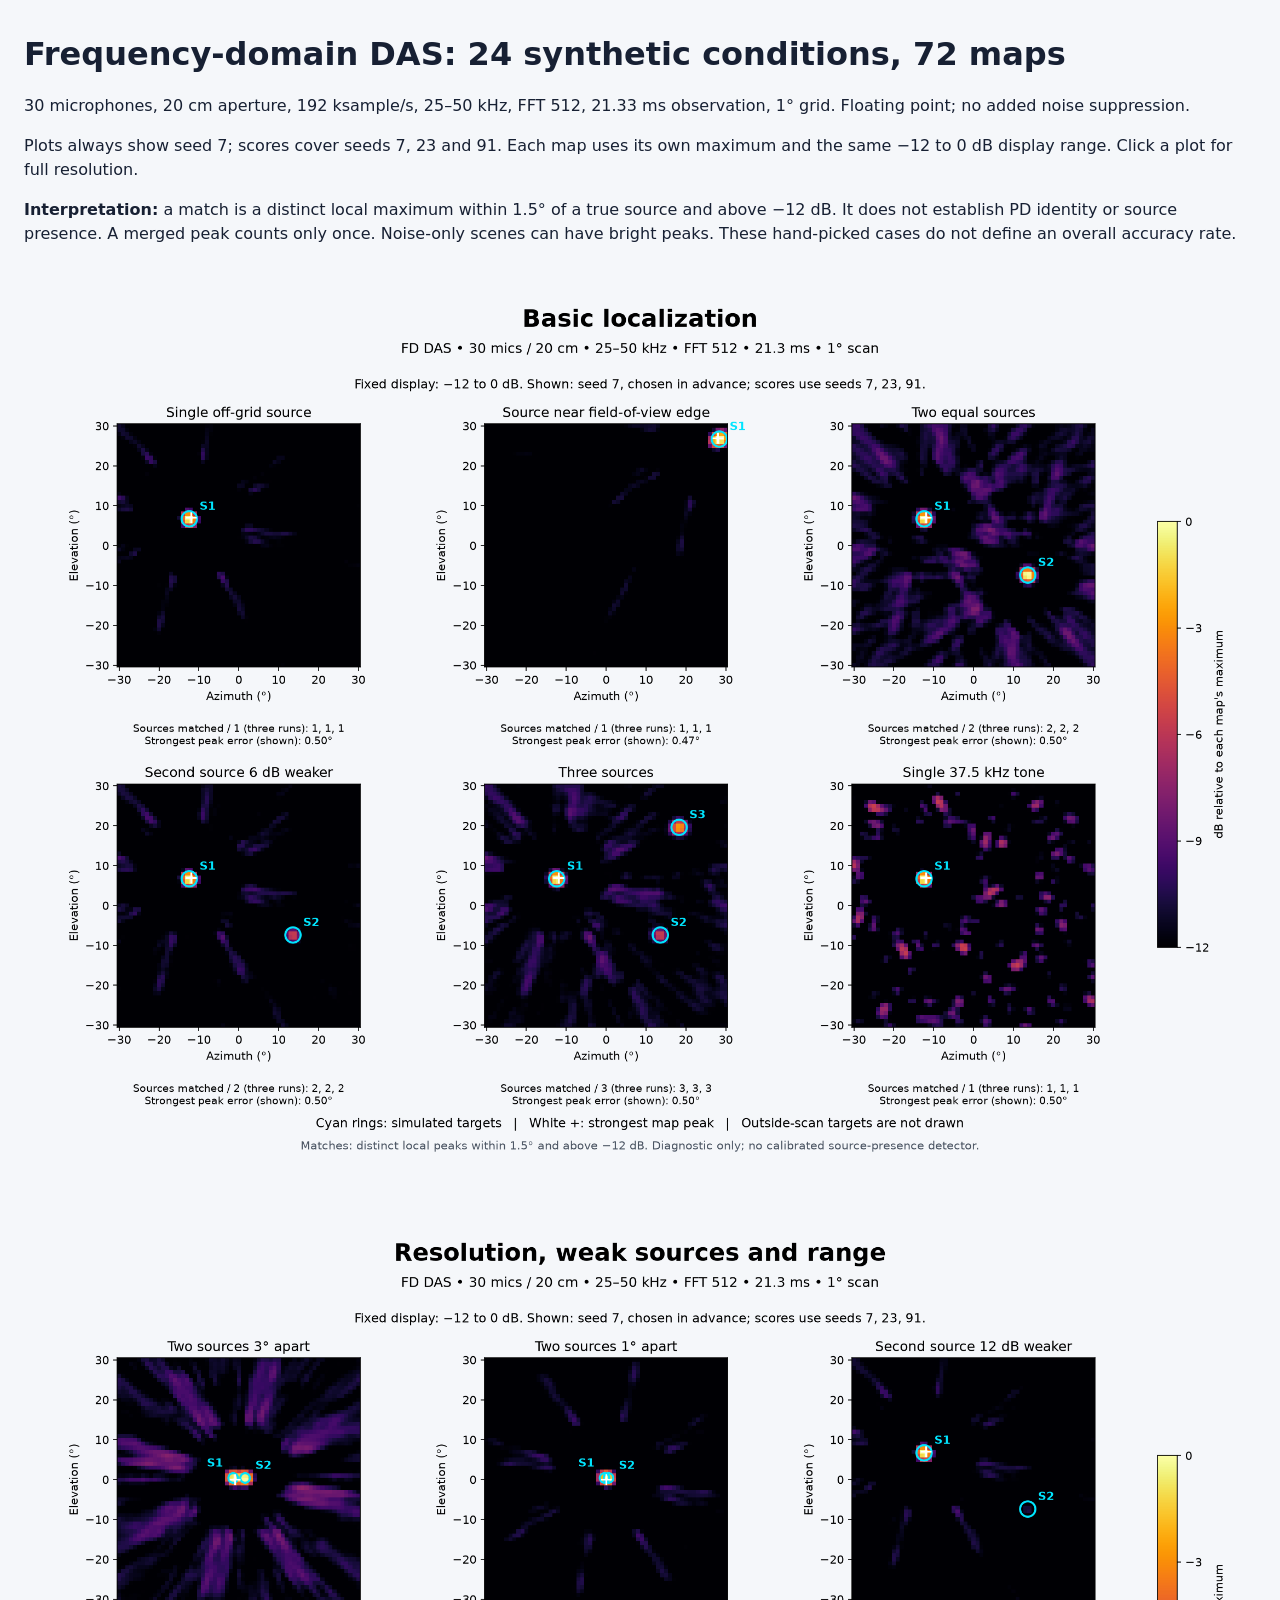
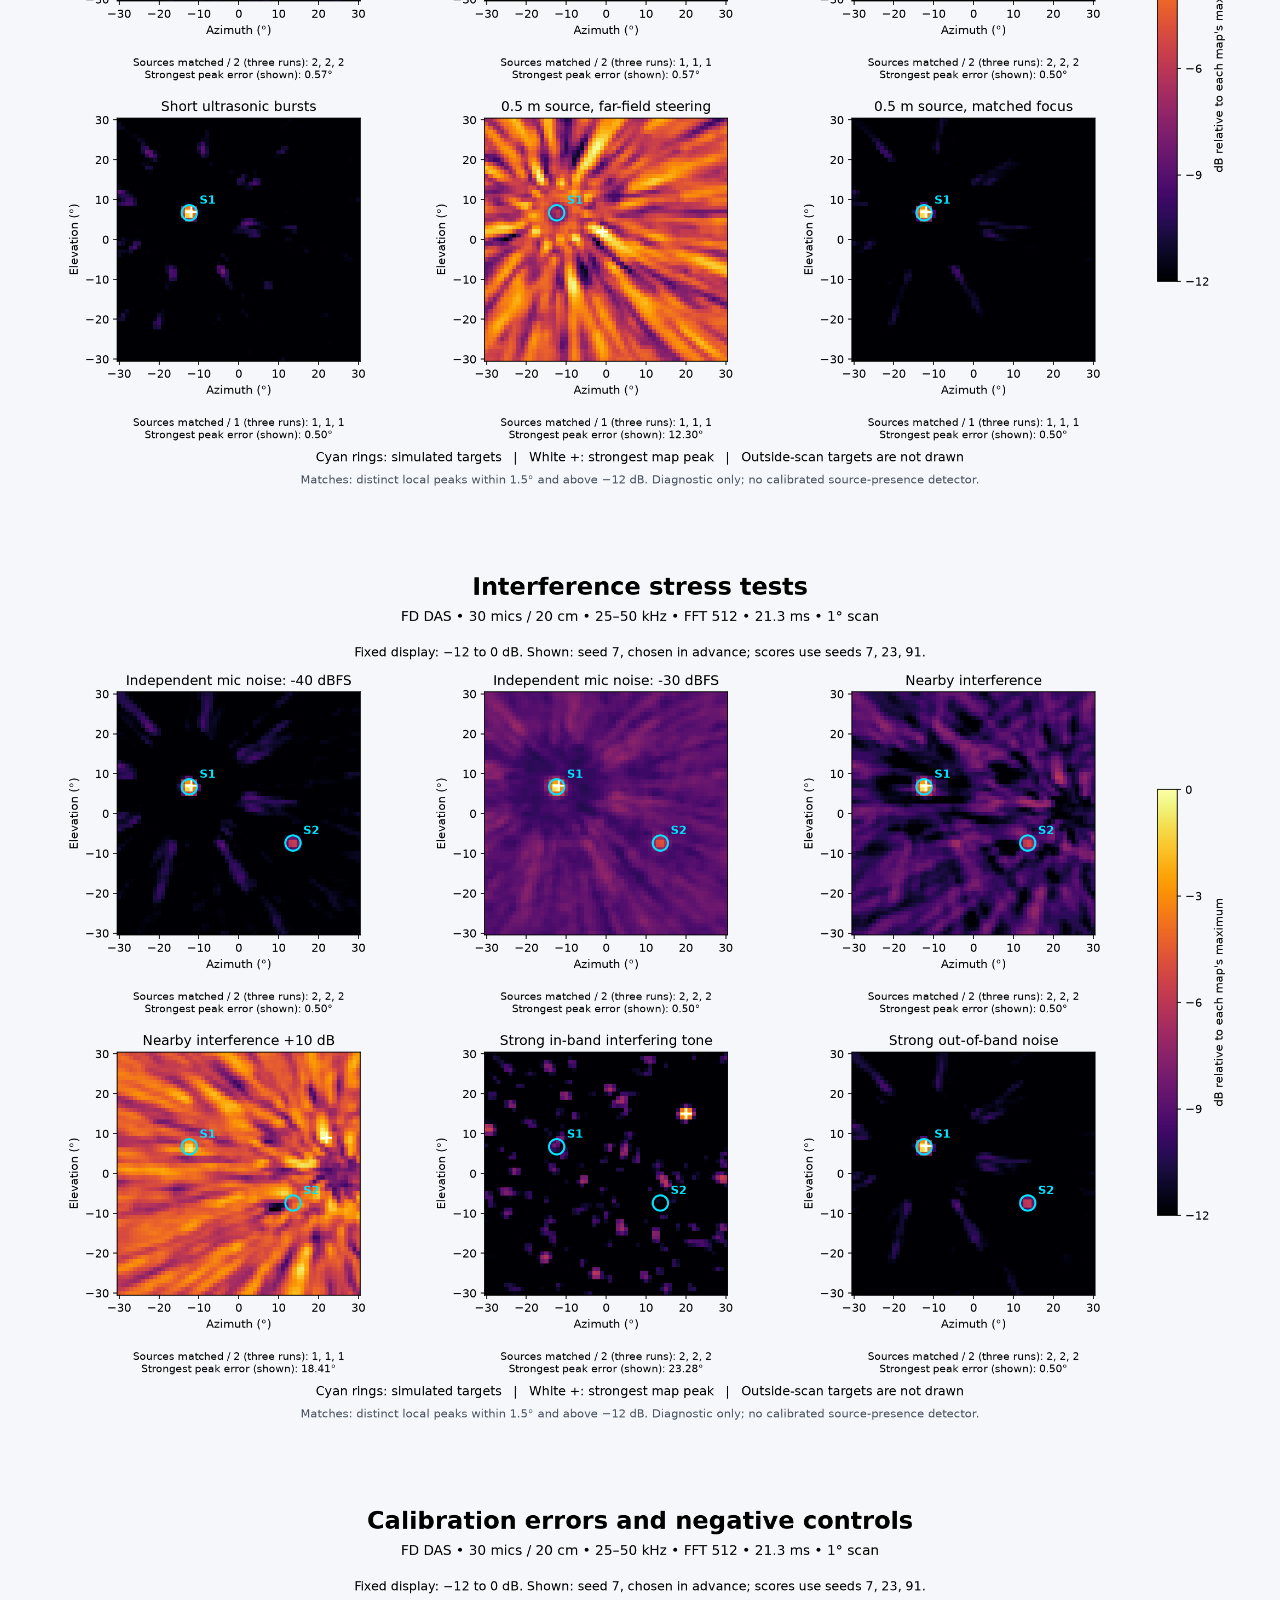
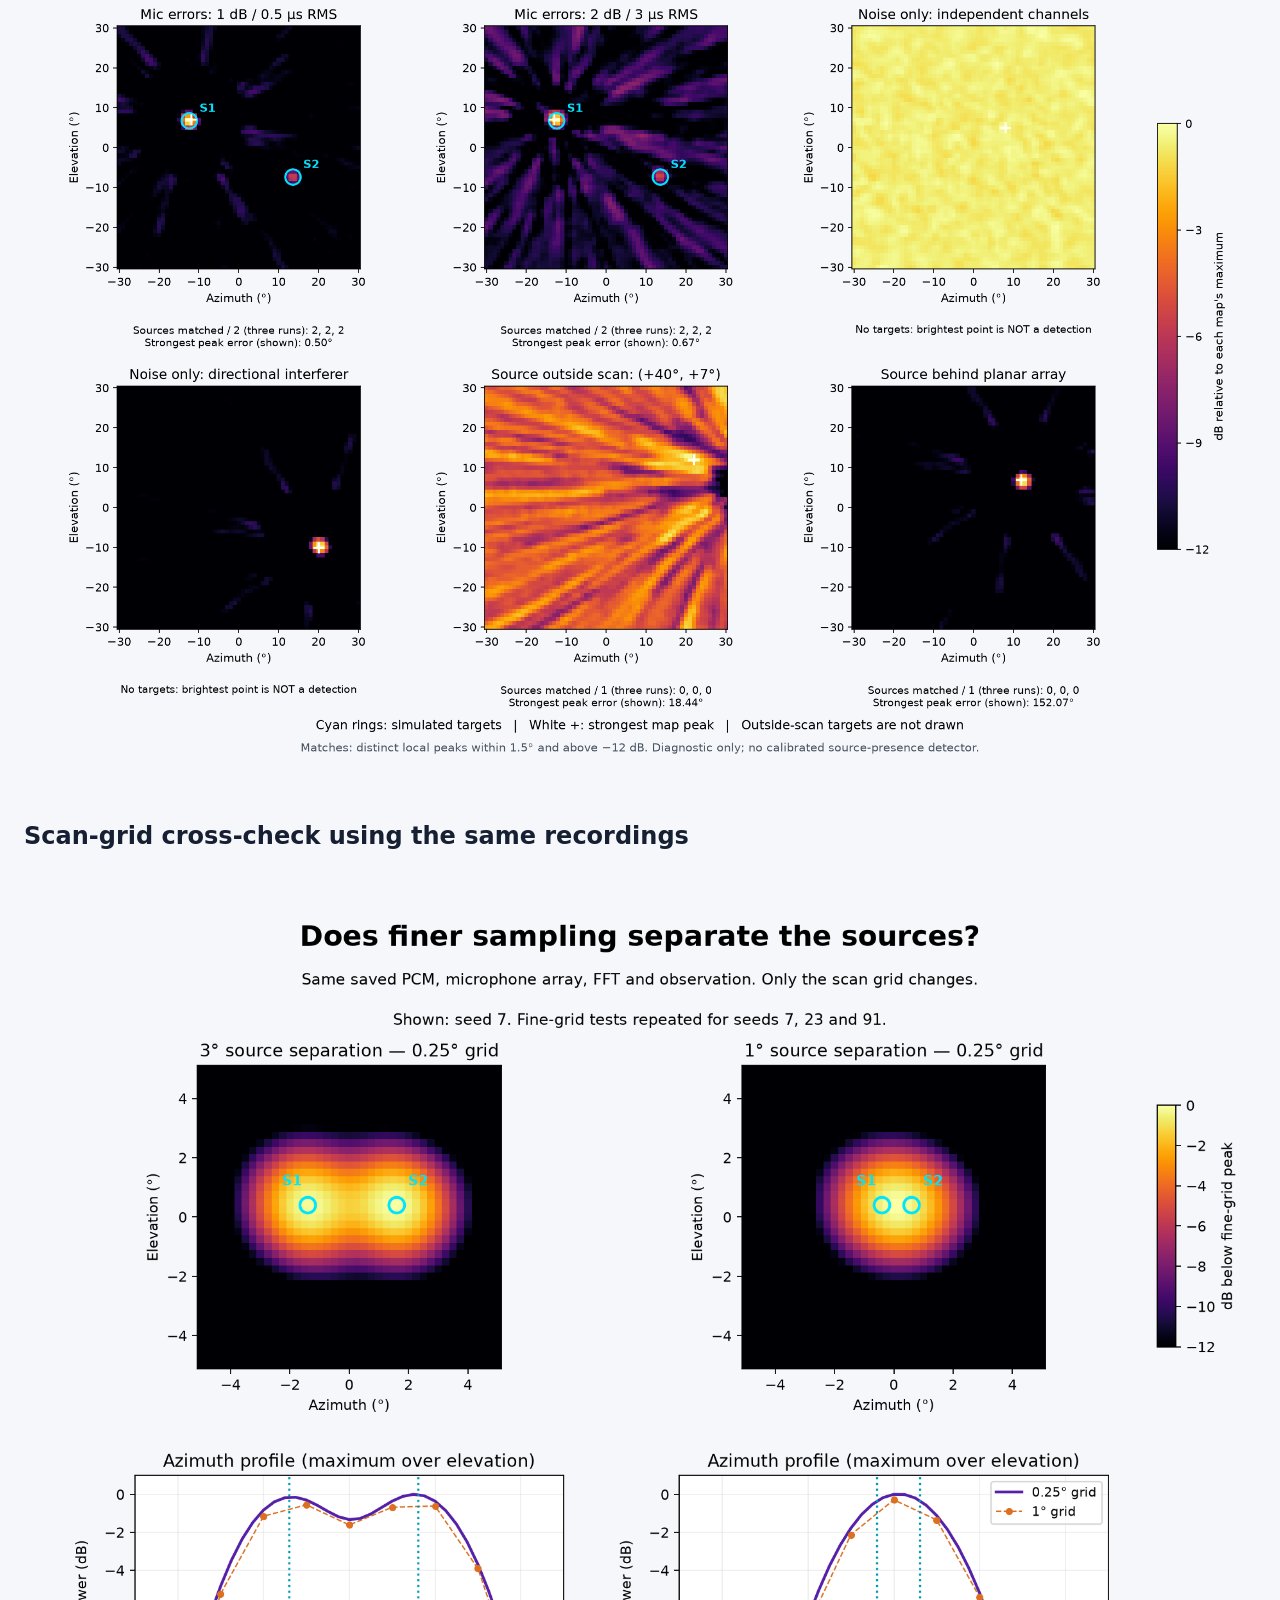
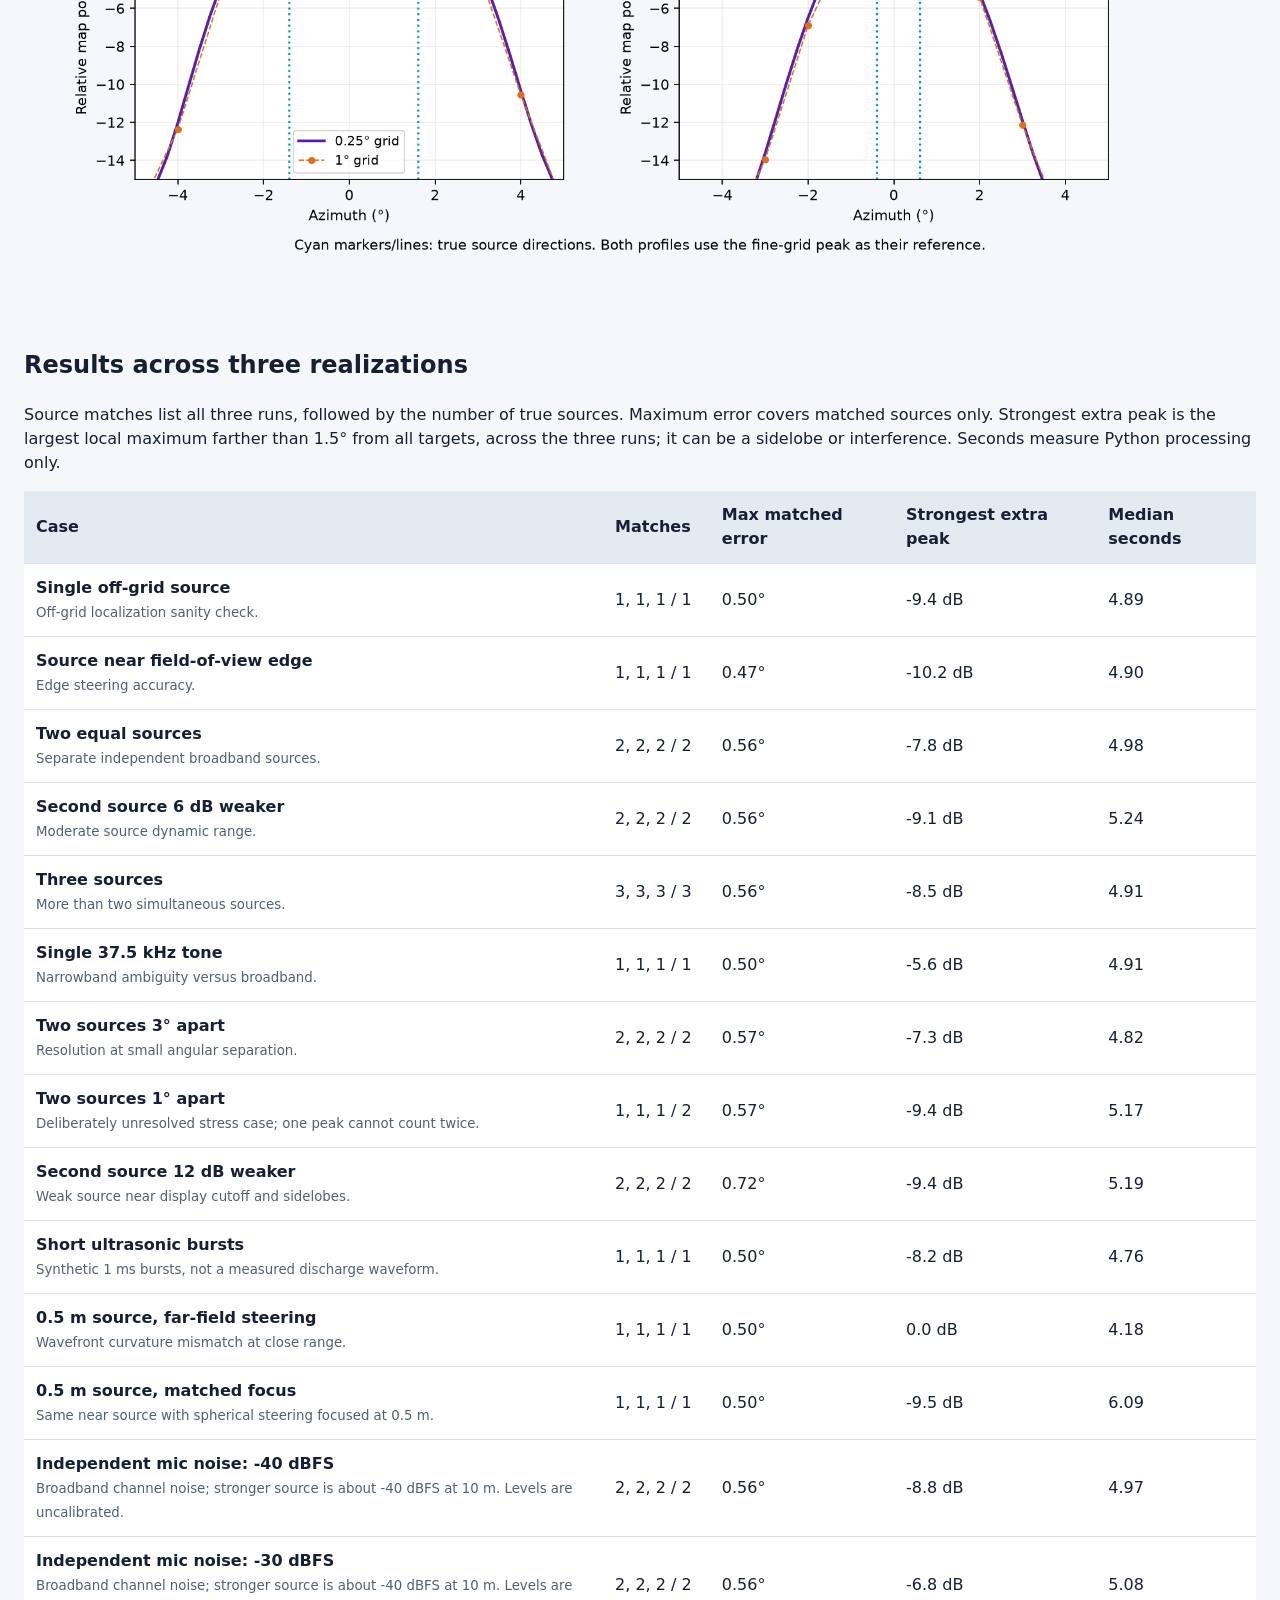
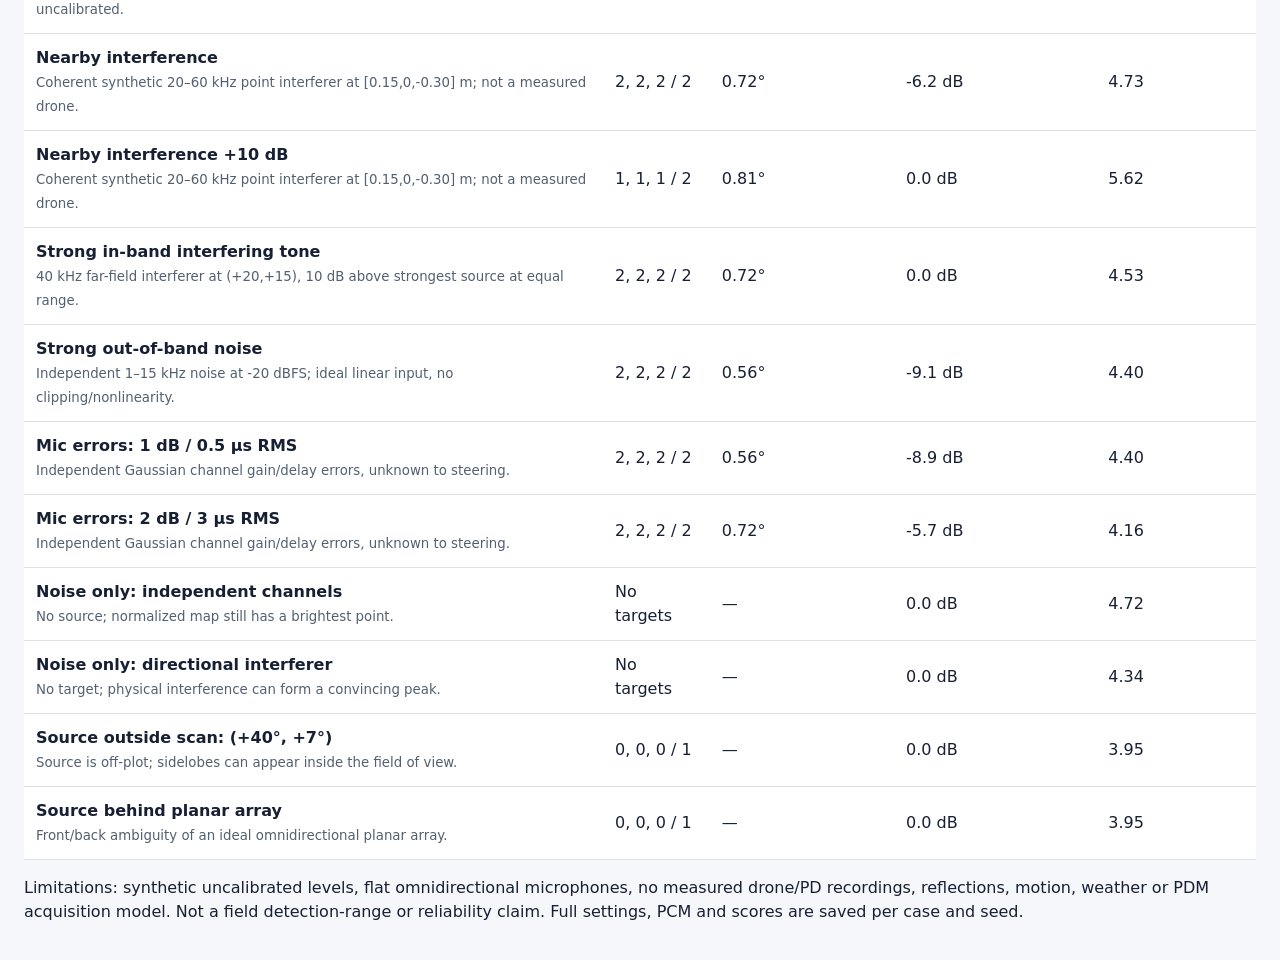
<file: assets/experiment-library/fd-suite/index.html>
<!doctype html><html lang="en"><meta charset="utf-8"><title>FD DAS evaluation suite</title>
<style>body{font:16px/1.5 system-ui,sans-serif;max-width:1400px;margin:36px auto;padding:0 24px;color:#172033;background:#f5f7fa}img{width:100%;margin:20px 0}table{border-collapse:collapse;width:100%;background:white}td,th{text-align:left;padding:12px;border-bottom:1px solid #dce1e8}small{color:#526071}th{background:#e4eaf2}td:first-child{width:47%}h1{line-height:1.15}</style>
<h1>Frequency-domain DAS: 24 synthetic conditions, 72 maps</h1>
<p>30 microphones, 20 cm aperture, 192 ksample/s, 25–50 kHz, FFT 512, 21.33 ms observation, 1° grid. Floating point; no added noise suppression.</p>
<p>Plots always show seed 7; scores cover seeds 7, 23 and 91. Each map uses its own maximum and the same −12 to 0 dB display range. Click a plot for full resolution.</p>
<p><b>Interpretation:</b> a match is a distinct local maximum within 1.5° of a true source and above −12 dB. It does not establish PD identity or source presence. A merged peak counts only once. Noise-only scenes can have bright peaks. These hand-picked cases do not define an overall accuracy rate.</p>
<a href="01_basics.png"><img src="01_basics.png" alt="01_basics"></a><a href="02_resolution.png"><img src="02_resolution.png" alt="02_resolution"></a><a href="03_interference.png"><img src="03_interference.png" alt="03_interference"></a><a href="04_controls.png"><img src="04_controls.png" alt="04_controls"></a><h2>Scan-grid cross-check using the same recordings</h2><a href="fine-grid/resolution-grid-check.png"><img src="fine-grid/resolution-grid-check.png" alt="Coarse and fine grid resolution comparison"></a><h2>Results across three realizations</h2>
<p>Source matches list all three runs, followed by the number of true sources. Maximum error covers matched sources only. Strongest extra peak is the largest local maximum farther than 1.5° from all targets, across the three runs; it can be a sidelobe or interference. Seconds measure Python processing only.</p>
<table><thead><tr><th>Case</th><th>Matches</th><th>Max matched error</th><th>Strongest extra peak</th><th>Median seconds</th></tr></thead><tbody><tr><td><b>Single off-grid source</b><br><small>Off-grid localization sanity check.</small></td><td>1, 1, 1 / 1</td><td>0.50°</td><td>-9.4 dB</td><td>4.89</td></tr><tr><td><b>Source near field-of-view edge</b><br><small>Edge steering accuracy.</small></td><td>1, 1, 1 / 1</td><td>0.47°</td><td>-10.2 dB</td><td>4.90</td></tr><tr><td><b>Two equal sources</b><br><small>Separate independent broadband sources.</small></td><td>2, 2, 2 / 2</td><td>0.56°</td><td>-7.8 dB</td><td>4.98</td></tr><tr><td><b>Second source 6 dB weaker</b><br><small>Moderate source dynamic range.</small></td><td>2, 2, 2 / 2</td><td>0.56°</td><td>-9.1 dB</td><td>5.24</td></tr><tr><td><b>Three sources</b><br><small>More than two simultaneous sources.</small></td><td>3, 3, 3 / 3</td><td>0.56°</td><td>-8.5 dB</td><td>4.91</td></tr><tr><td><b>Single 37.5 kHz tone</b><br><small>Narrowband ambiguity versus broadband.</small></td><td>1, 1, 1 / 1</td><td>0.50°</td><td>-5.6 dB</td><td>4.91</td></tr><tr><td><b>Two sources 3° apart</b><br><small>Resolution at small angular separation.</small></td><td>2, 2, 2 / 2</td><td>0.57°</td><td>-7.3 dB</td><td>4.82</td></tr><tr><td><b>Two sources 1° apart</b><br><small>Deliberately unresolved stress case; one peak cannot count twice.</small></td><td>1, 1, 1 / 2</td><td>0.57°</td><td>-9.4 dB</td><td>5.17</td></tr><tr><td><b>Second source 12 dB weaker</b><br><small>Weak source near display cutoff and sidelobes.</small></td><td>2, 2, 2 / 2</td><td>0.72°</td><td>-9.4 dB</td><td>5.19</td></tr><tr><td><b>Short ultrasonic bursts</b><br><small>Synthetic 1 ms bursts, not a measured discharge waveform.</small></td><td>1, 1, 1 / 1</td><td>0.50°</td><td>-8.2 dB</td><td>4.76</td></tr><tr><td><b>0.5 m source, far-field steering</b><br><small>Wavefront curvature mismatch at close range.</small></td><td>1, 1, 1 / 1</td><td>0.50°</td><td>0.0 dB</td><td>4.18</td></tr><tr><td><b>0.5 m source, matched focus</b><br><small>Same near source with spherical steering focused at 0.5 m.</small></td><td>1, 1, 1 / 1</td><td>0.50°</td><td>-9.5 dB</td><td>6.09</td></tr><tr><td><b>Independent mic noise: -40 dBFS</b><br><small>Broadband channel noise; stronger source is about -40 dBFS at 10 m. Levels are uncalibrated.</small></td><td>2, 2, 2 / 2</td><td>0.56°</td><td>-8.8 dB</td><td>4.97</td></tr><tr><td><b>Independent mic noise: -30 dBFS</b><br><small>Broadband channel noise; stronger source is about -40 dBFS at 10 m. Levels are uncalibrated.</small></td><td>2, 2, 2 / 2</td><td>0.56°</td><td>-6.8 dB</td><td>5.08</td></tr><tr><td><b>Nearby interference</b><br><small>Coherent synthetic 20–60 kHz point interferer at [0.15,0,-0.30] m; not a measured drone.</small></td><td>2, 2, 2 / 2</td><td>0.72°</td><td>-6.2 dB</td><td>4.73</td></tr><tr><td><b>Nearby interference +10 dB</b><br><small>Coherent synthetic 20–60 kHz point interferer at [0.15,0,-0.30] m; not a measured drone.</small></td><td>1, 1, 1 / 2</td><td>0.81°</td><td>0.0 dB</td><td>5.62</td></tr><tr><td><b>Strong in-band interfering tone</b><br><small>40 kHz far-field interferer at (+20,+15), 10 dB above strongest source at equal range.</small></td><td>2, 2, 2 / 2</td><td>0.72°</td><td>0.0 dB</td><td>4.53</td></tr><tr><td><b>Strong out-of-band noise</b><br><small>Independent 1–15 kHz noise at -20 dBFS; ideal linear input, no clipping/nonlinearity.</small></td><td>2, 2, 2 / 2</td><td>0.56°</td><td>-9.1 dB</td><td>4.40</td></tr><tr><td><b>Mic errors: 1 dB / 0.5 µs RMS</b><br><small>Independent Gaussian channel gain/delay errors, unknown to steering.</small></td><td>2, 2, 2 / 2</td><td>0.56°</td><td>-8.9 dB</td><td>4.40</td></tr><tr><td><b>Mic errors: 2 dB / 3 µs RMS</b><br><small>Independent Gaussian channel gain/delay errors, unknown to steering.</small></td><td>2, 2, 2 / 2</td><td>0.72°</td><td>-5.7 dB</td><td>4.16</td></tr><tr><td><b>Noise only: independent channels</b><br><small>No source; normalized map still has a brightest point.</small></td><td>No targets</td><td>—</td><td>0.0 dB</td><td>4.72</td></tr><tr><td><b>Noise only: directional interferer</b><br><small>No target; physical interference can form a convincing peak.</small></td><td>No targets</td><td>—</td><td>0.0 dB</td><td>4.34</td></tr><tr><td><b>Source outside scan: (+40°, +7°)</b><br><small>Source is off-plot; sidelobes can appear inside the field of view.</small></td><td>0, 0, 0 / 1</td><td>—</td><td>0.0 dB</td><td>3.95</td></tr><tr><td><b>Source behind planar array</b><br><small>Front/back ambiguity of an ideal omnidirectional planar array.</small></td><td>0, 0, 0 / 1</td><td>—</td><td>0.0 dB</td><td>3.95</td></tr></tbody></table>
<p>Limitations: synthetic uncalibrated levels, flat omnidirectional microphones, no measured drone/PD recordings, reflections, motion, weather or PDM acquisition model. Not a field detection-range or reliability claim. Full settings, PCM and scores are saved per case and seed.</p></html>
</file>
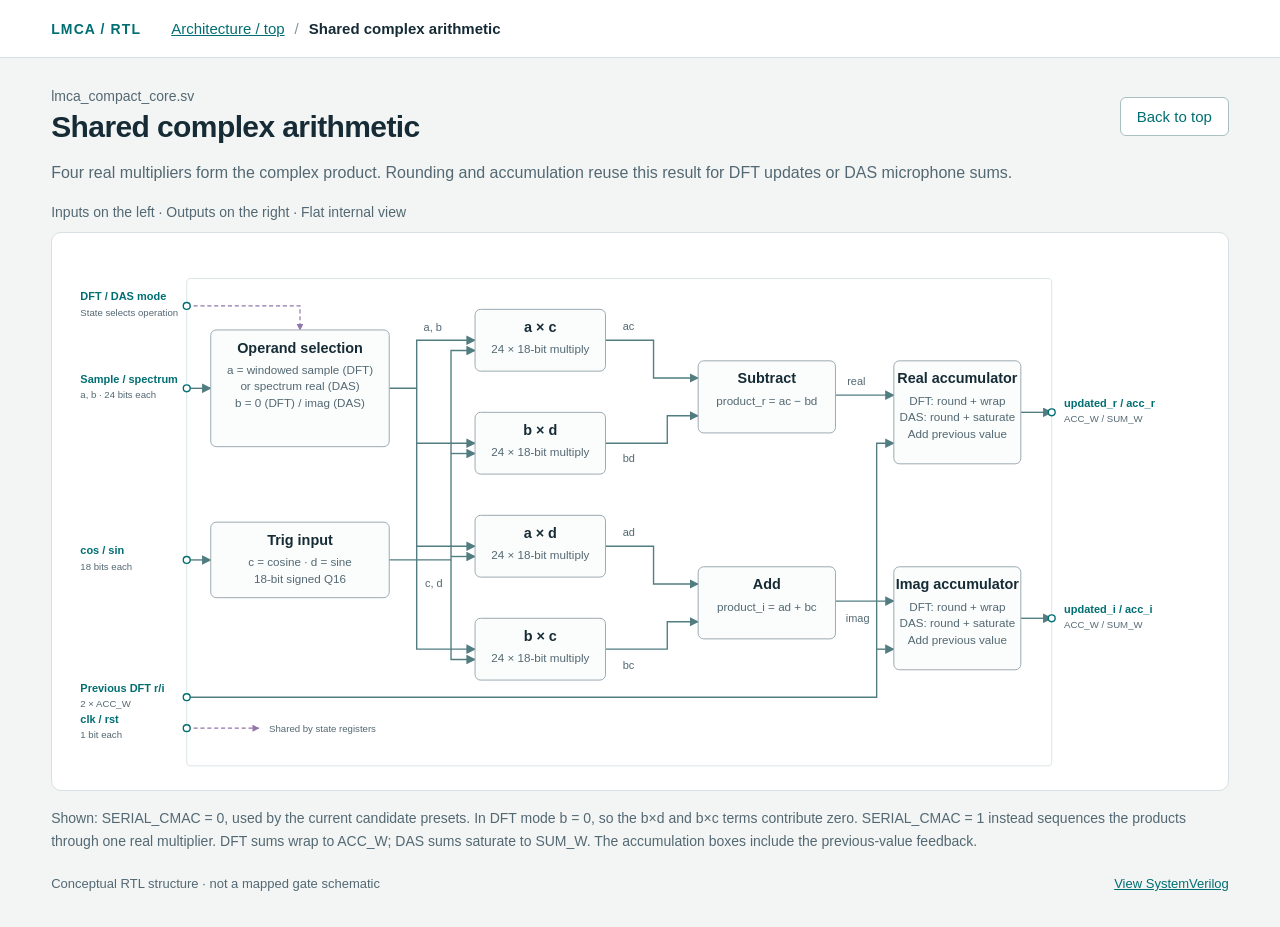
<file: schematic.html>
<!doctype html>
<html lang="en">
<head>
<meta charset="utf-8"><meta name="viewport" content="width=device-width,initial-scale=1">
<title>LMCA · RTL schematic</title>
<link rel="stylesheet" href="schematic.css?v=2">
<script src="schematic.js?v=3" defer></script>
</head>
<body>
<header><a class="brand" href="index.html?v=diagram-3#architecture">LMCA / RTL</a><nav id="breadcrumbs" aria-label="Schematic hierarchy"></nav></header>
<main>
<div class="schematic-heading"><div><p class="scope" id="scope"></p><h1 id="title">RTL schematic</h1></div><a id="up" class="up" href="index.html?v=diagram-3#architecture">Back to top</a></div>
<p id="summary" class="summary"></p>
<p class="legend">Inputs on the left · Outputs on the right · Flat internal view</p>
<div id="drawing" class="drawing" role="region" aria-label="Block schematic; scroll horizontally on small screens" tabindex="0"></div>
<p id="caption" class="caption"></p>
<footer><span>Conceptual RTL structure · not a mapped gate schematic</span><a id="source" href="index.html?v=diagram-3#architecture">View SystemVerilog</a></footer>
<noscript><p>This schematic needs JavaScript. <a href="index.html?v=diagram-3#architecture">Return to the architecture diagram.</a></p></noscript>
</main>
</body></html>
</file>
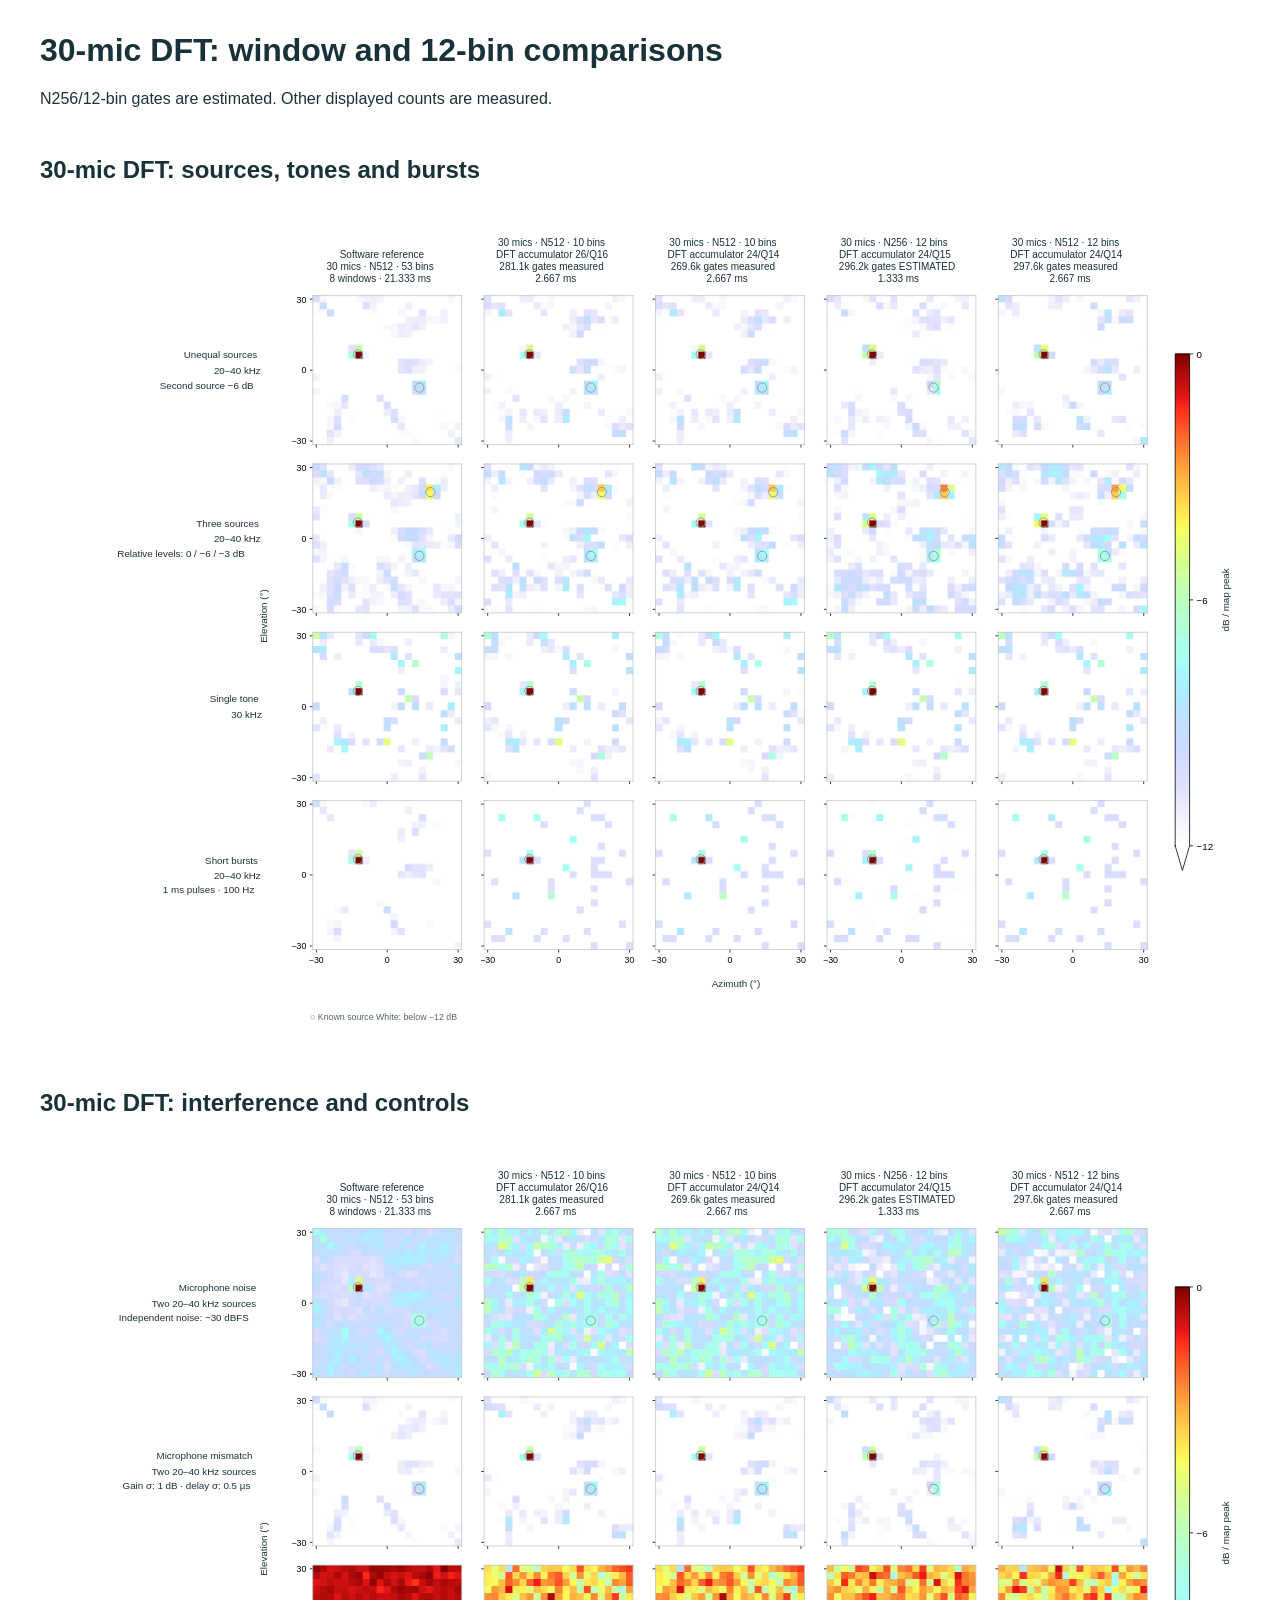
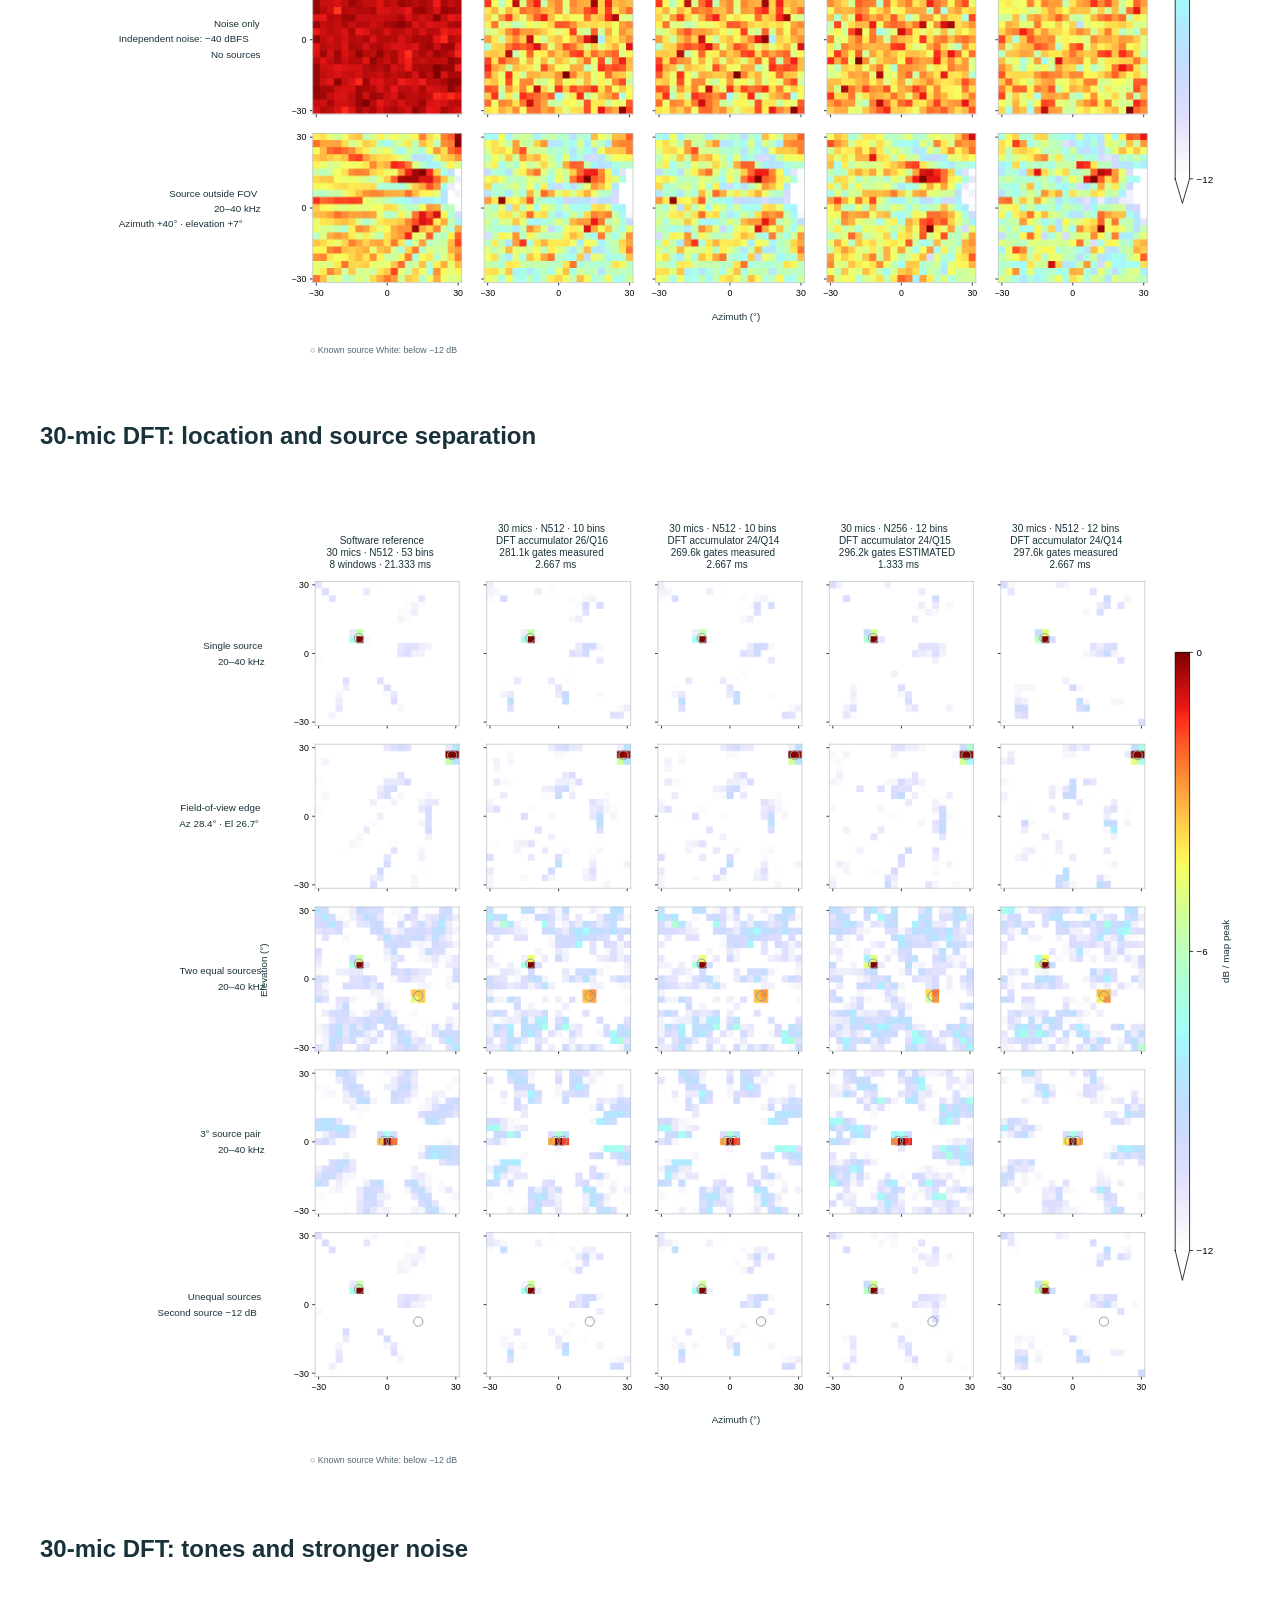
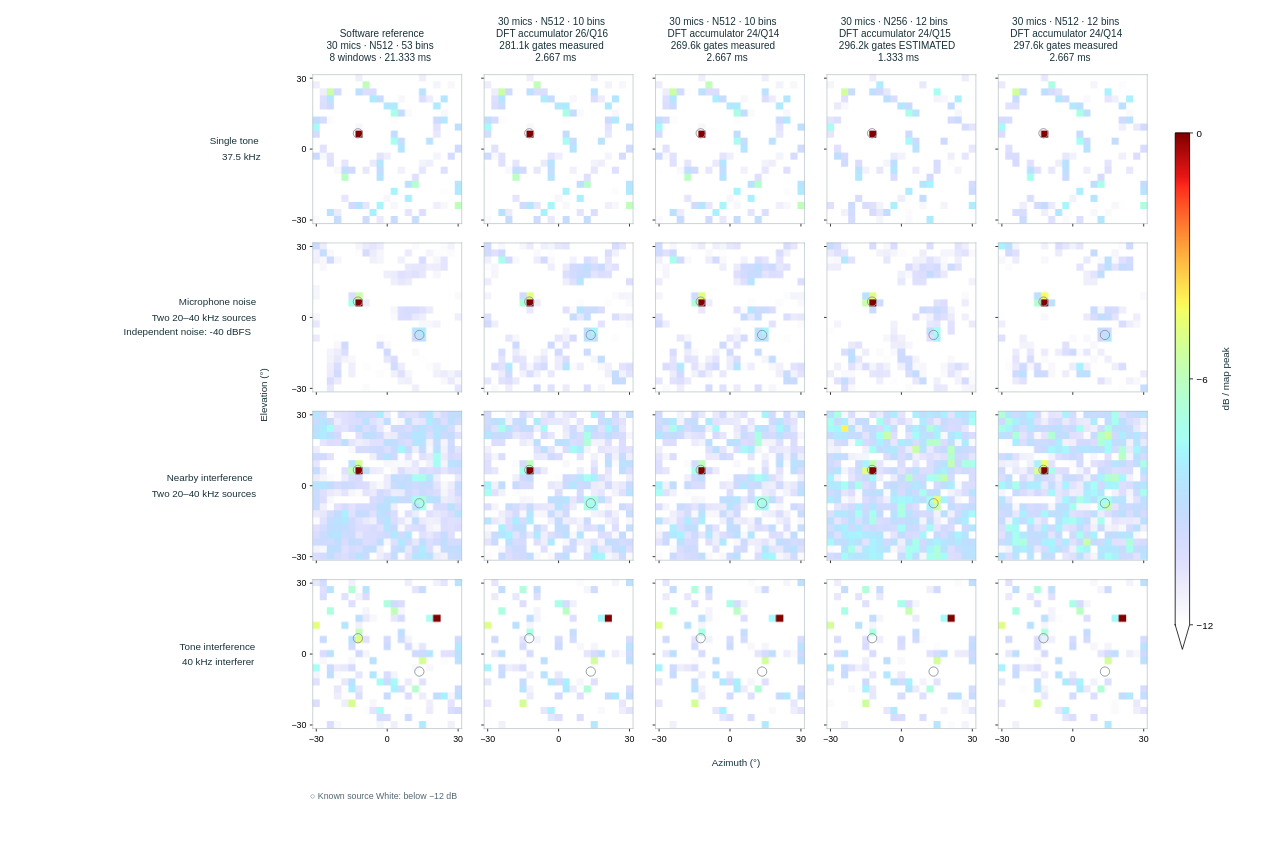
<file: assets/dft12-window-v1/gallery.html>
<!doctype html><html lang="en"><meta charset="utf-8"><meta name="viewport" content="width=device-width,initial-scale=1"><title>30-mic DFT window comparison</title><style>body{font:16px Arial,sans-serif;max-width:1200px;margin:32px auto;padding:0 20px;color:#19323a}img{width:100%;height:auto}section{margin:48px 0}</style><h1>30-mic DFT: window and 12-bin comparisons</h1><p>N256/12-bin gates are estimated. Other displayed counts are measured.</p><section><h2>30-mic DFT: sources, tones and bursts</h2><a href="01-signals.svg?v=thin-markers-1"><img loading="lazy" src="01-signals.svg?v=thin-markers-1" alt="30-mic DFT: sources, tones and bursts"></a></section><section><h2>30-mic DFT: interference and controls</h2><a href="02-stress.svg?v=thin-markers-1"><img loading="lazy" src="02-stress.svg?v=thin-markers-1" alt="30-mic DFT: interference and controls"></a></section><section><h2>30-mic DFT: location and source separation</h2><a href="03-spatial.svg?v=thin-markers-1"><img loading="lazy" src="03-spatial.svg?v=thin-markers-1" alt="30-mic DFT: location and source separation"></a></section><section><h2>30-mic DFT: tones and stronger noise</h2><a href="04-interference.svg?v=thin-markers-1"><img loading="lazy" src="04-interference.svg?v=thin-markers-1" alt="30-mic DFT: tones and stronger noise"></a></section></html>
</file>
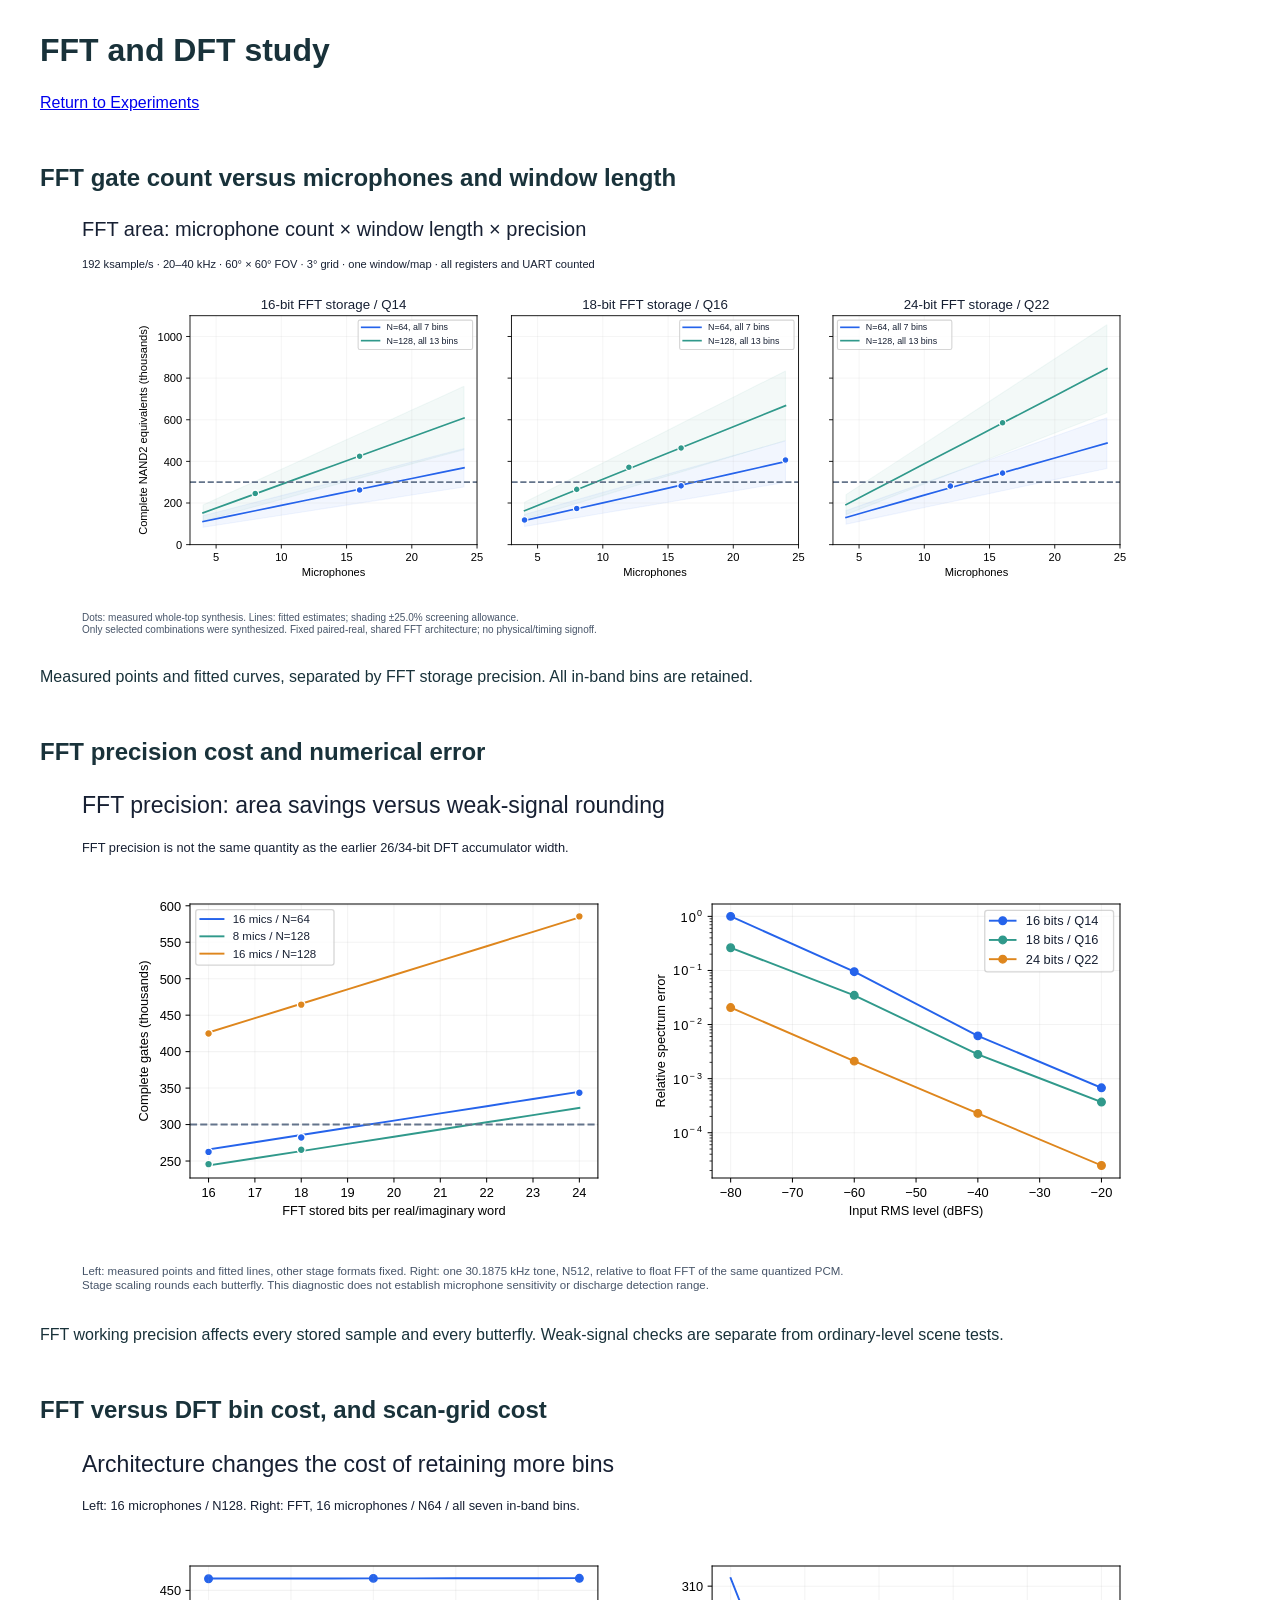
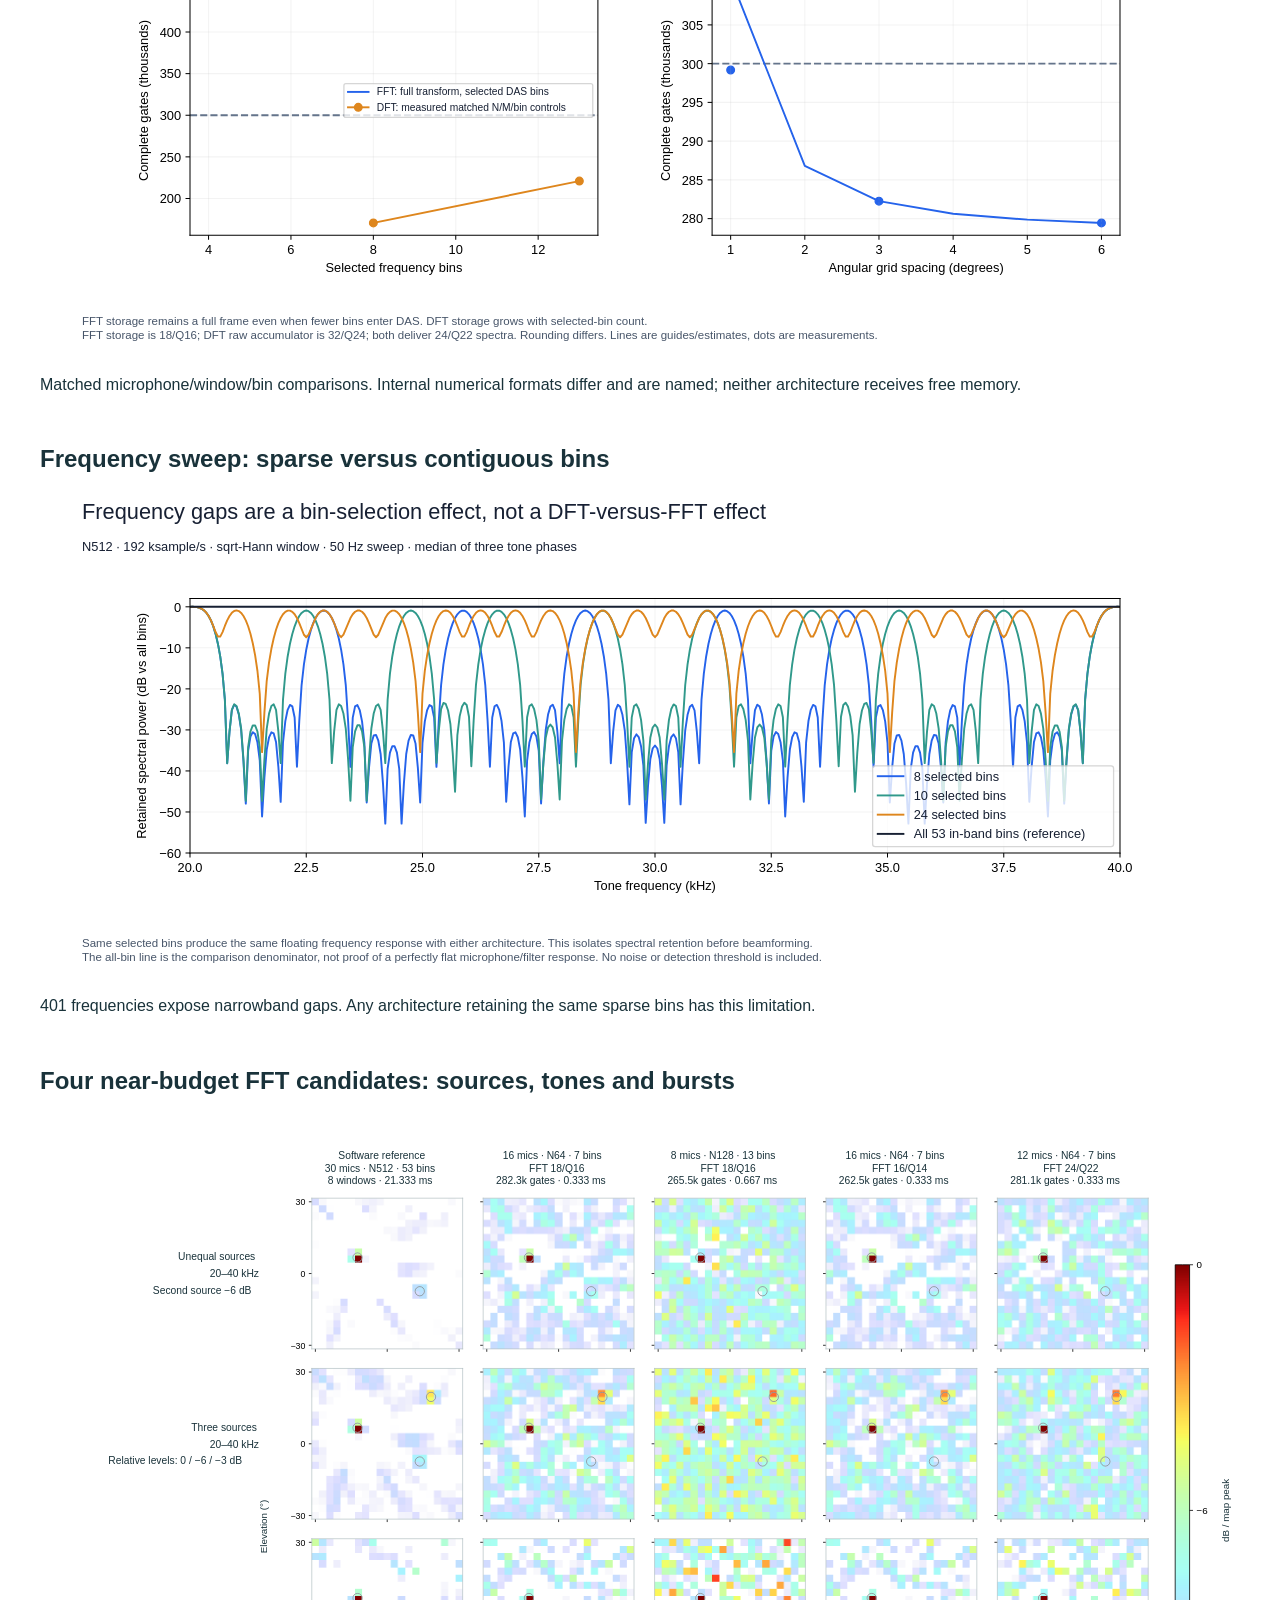
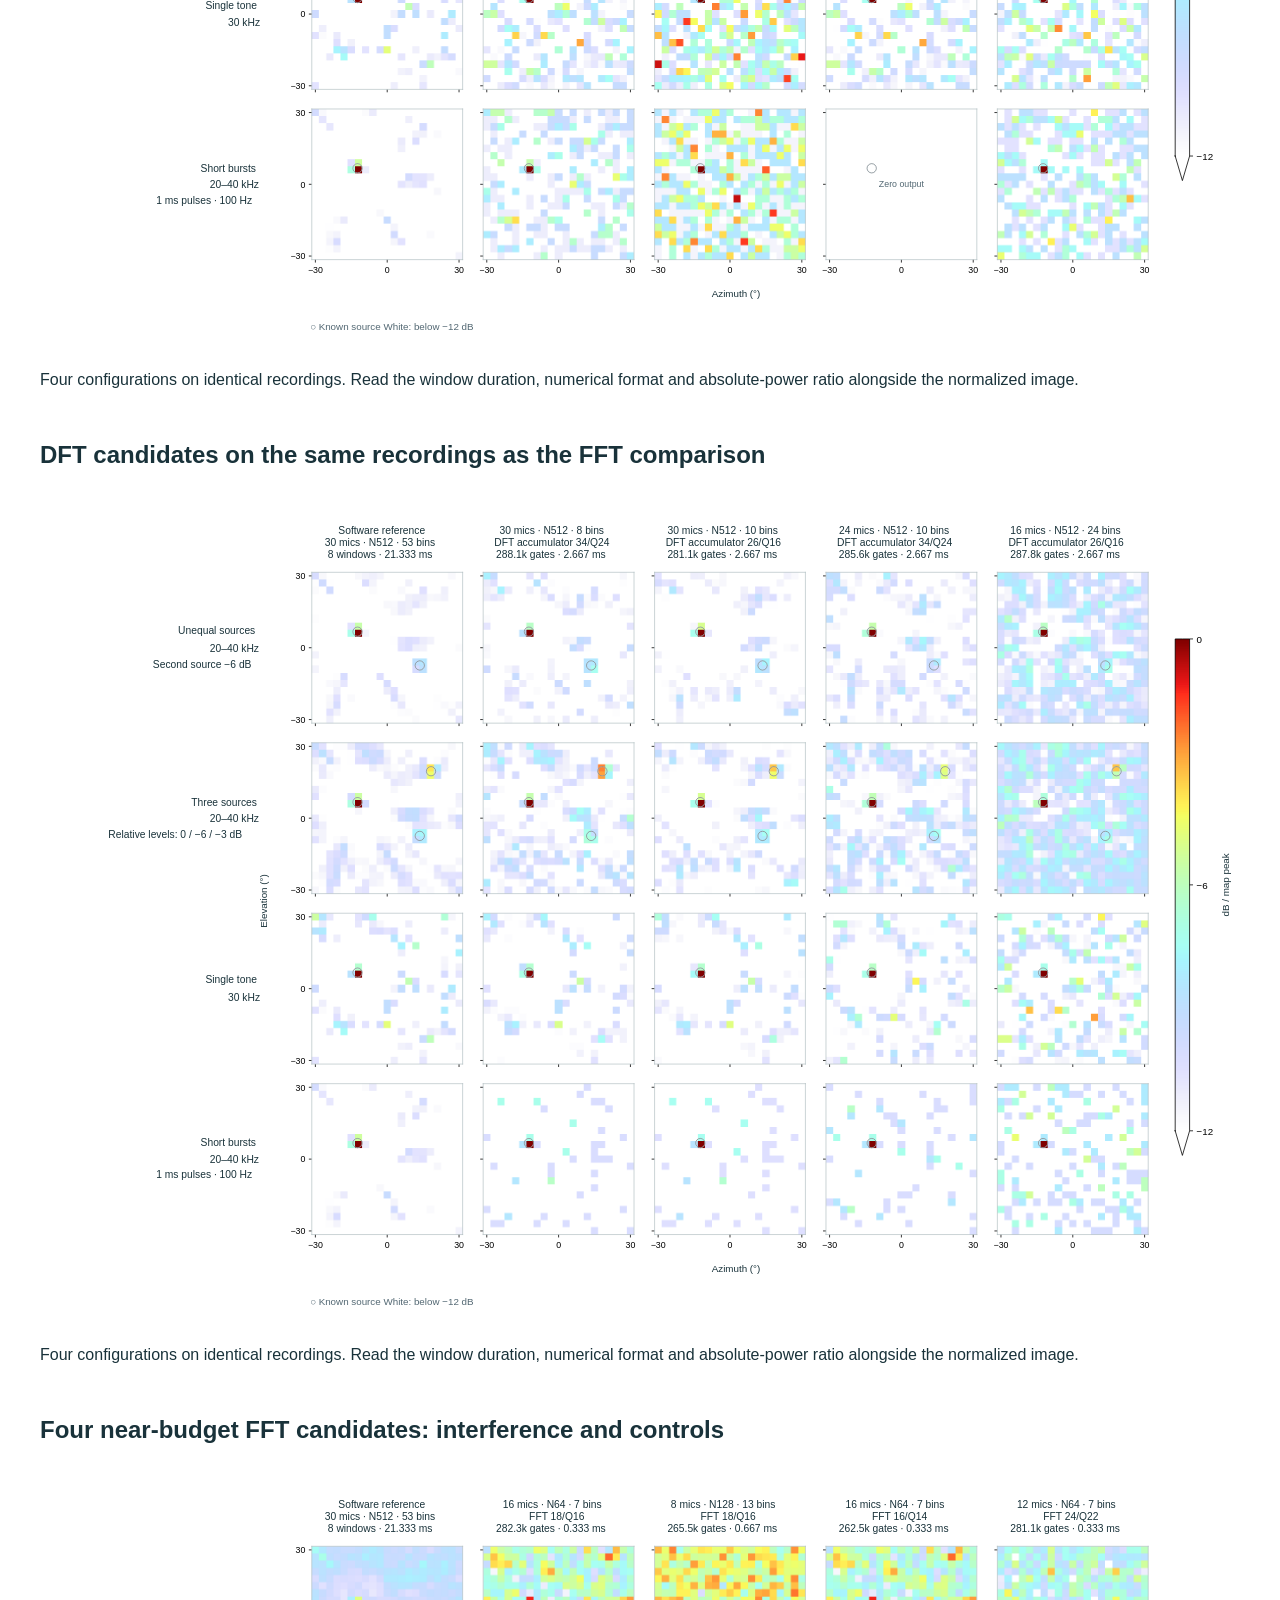
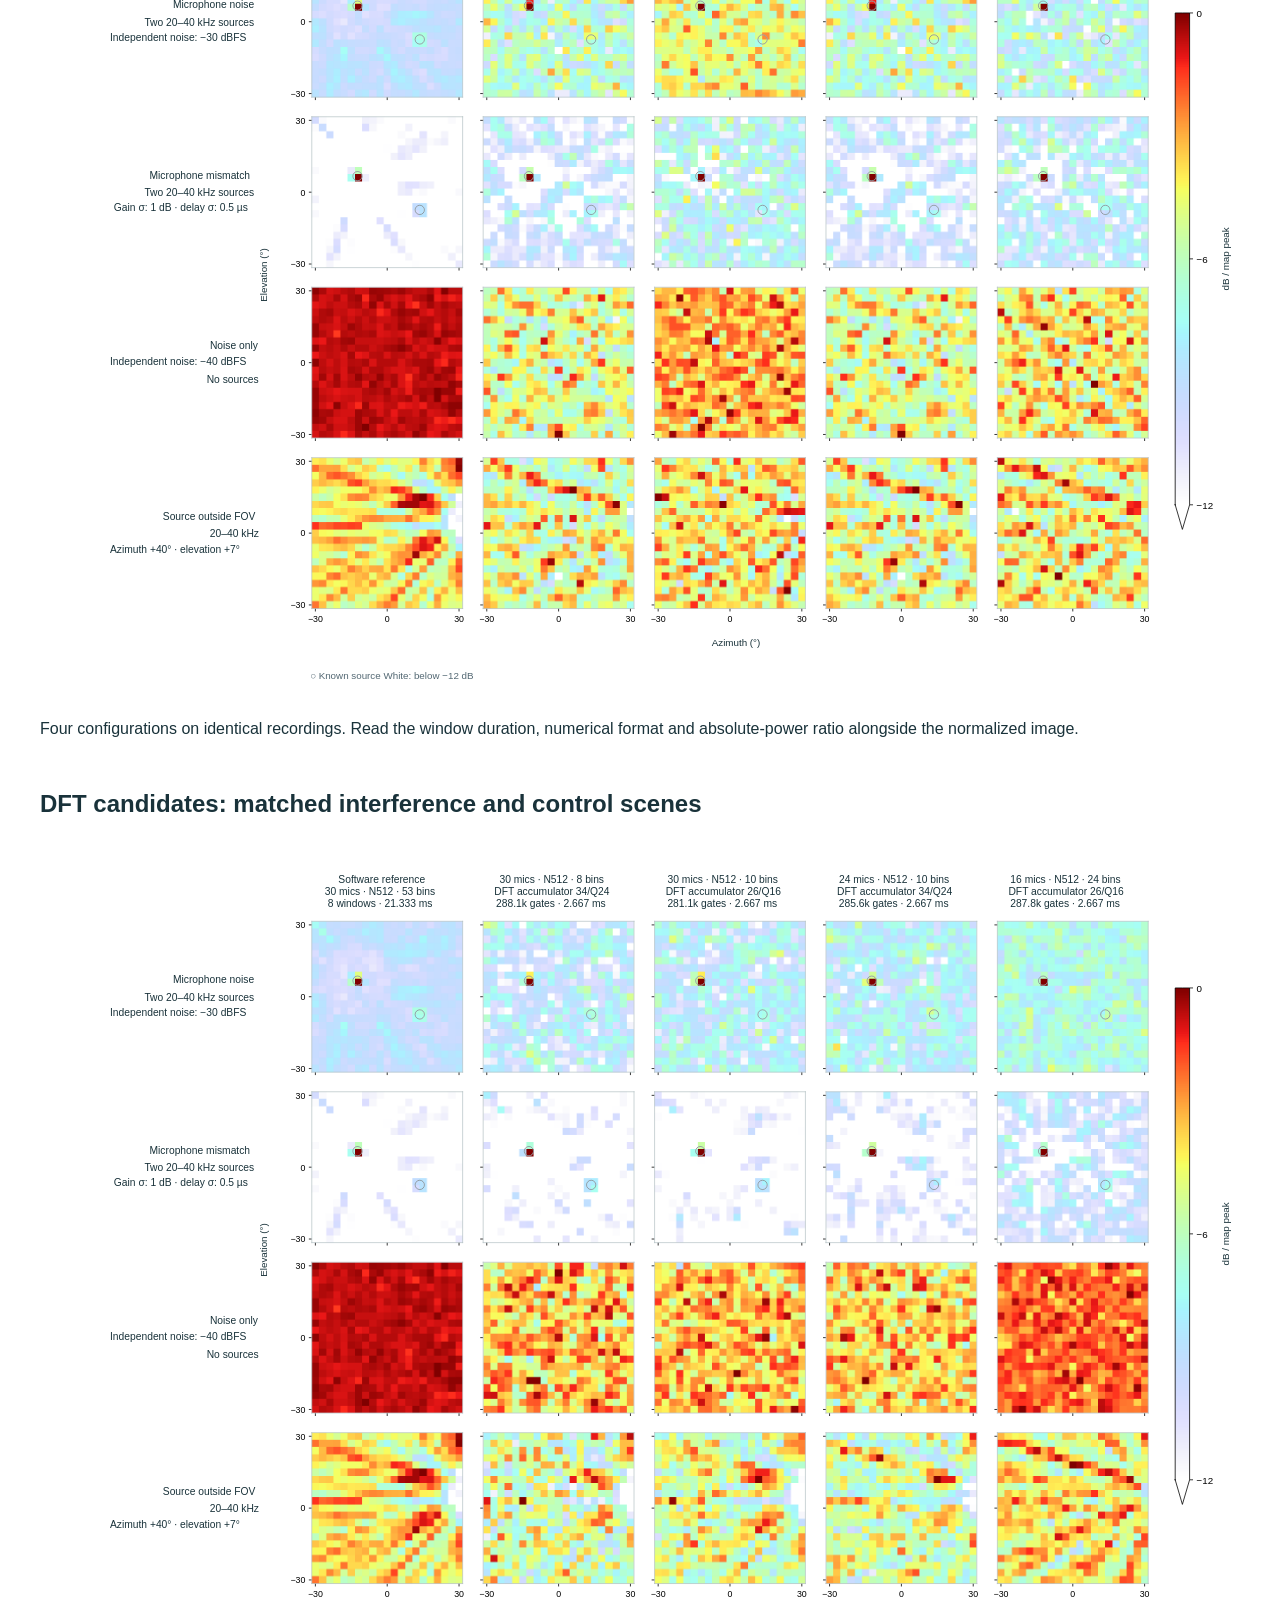
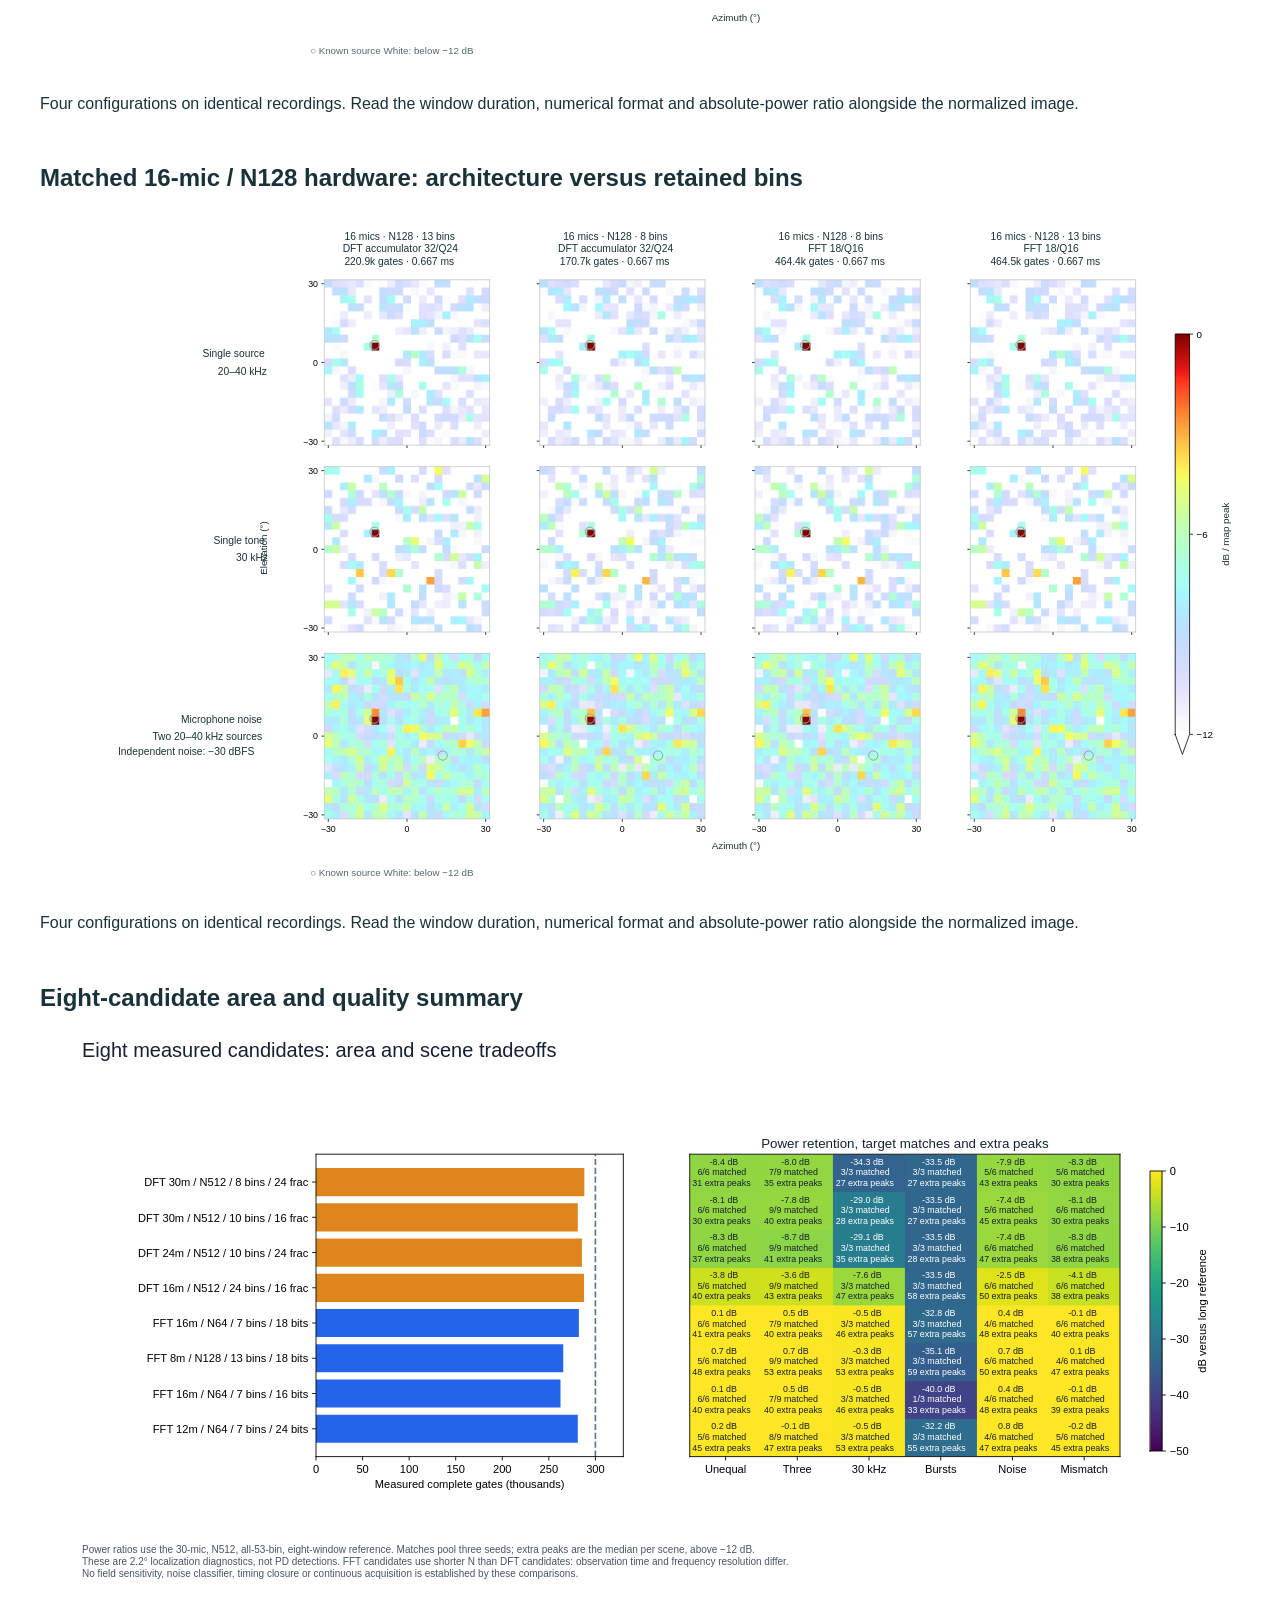
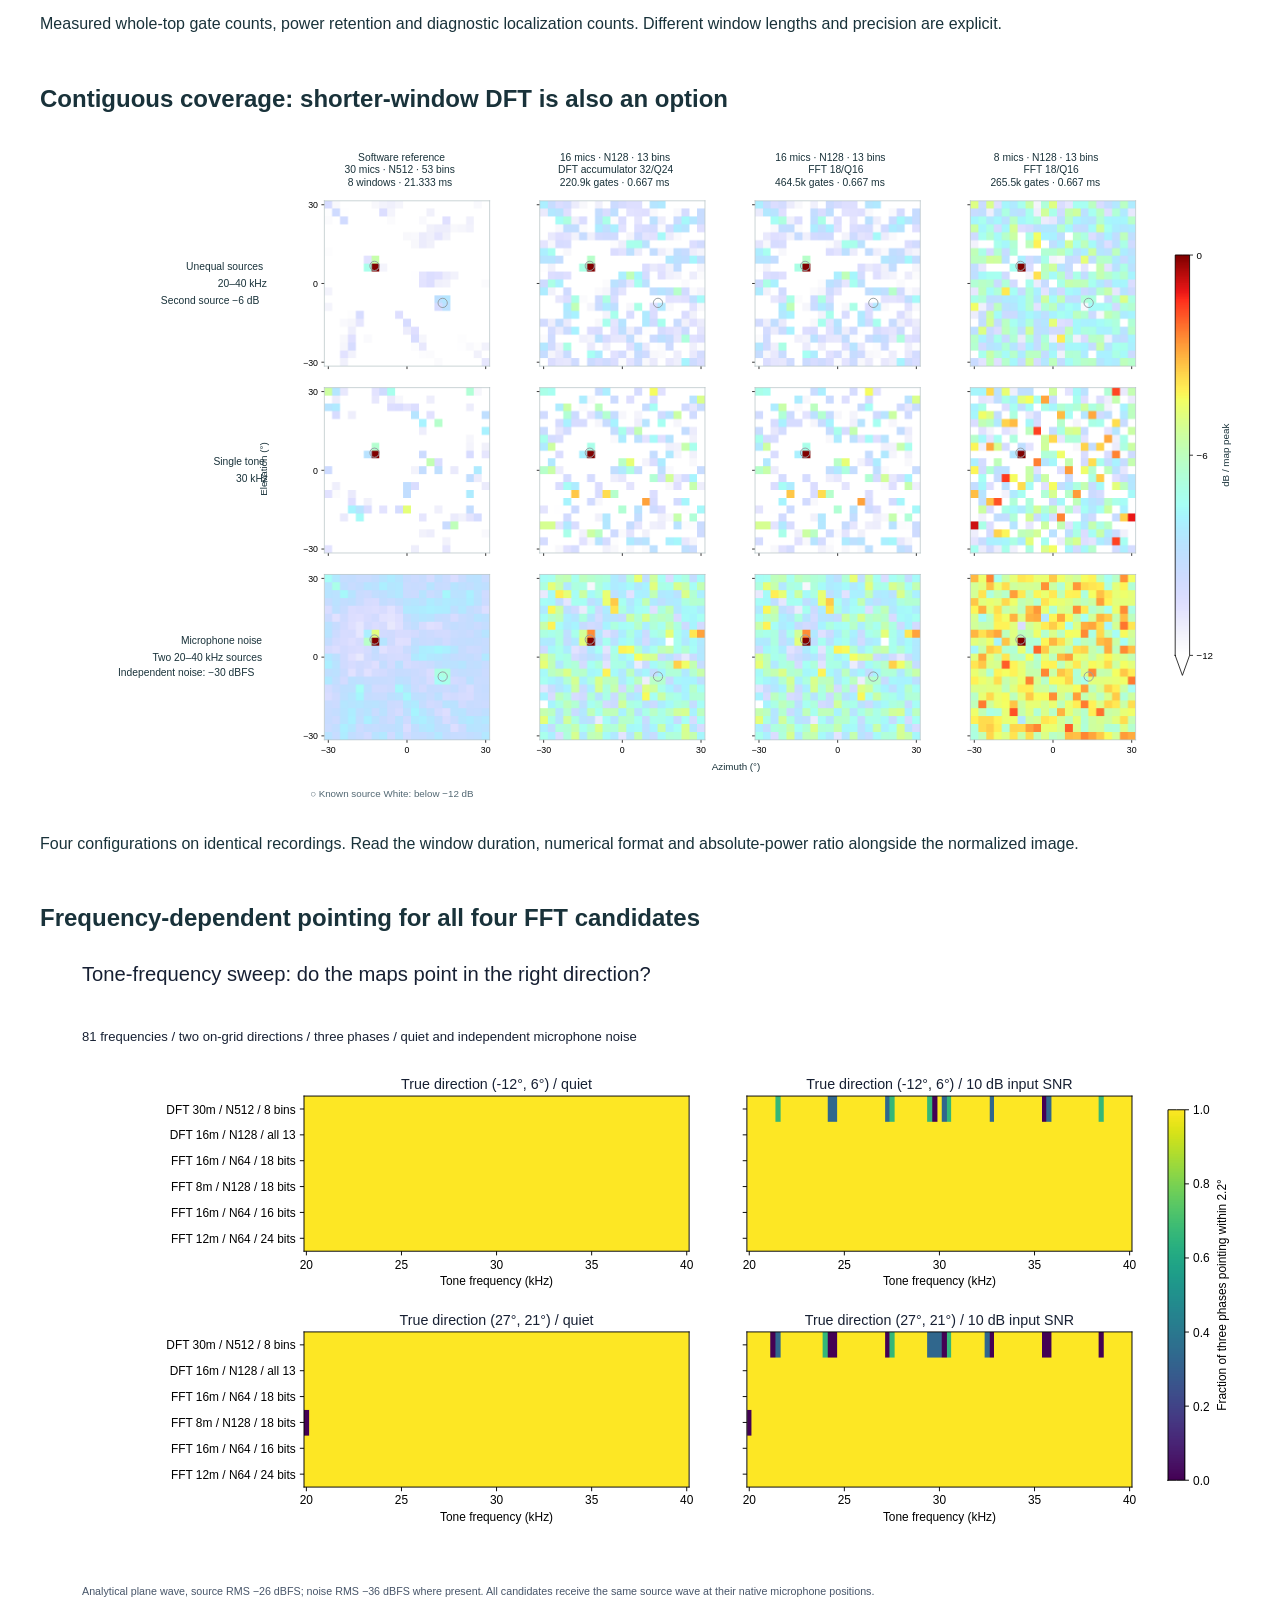
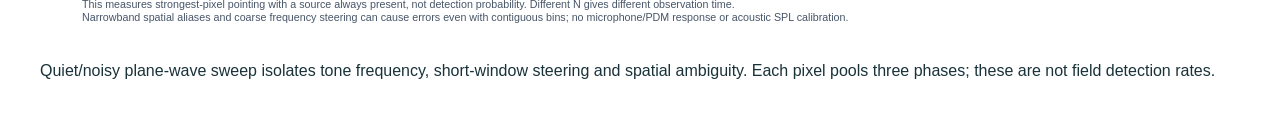
<file: assets/fft-study-v1/gallery.html>
<!doctype html><html lang="en"><meta charset="utf-8"><meta name="viewport" content="width=device-width,initial-scale=1"><title>FFT and DFT study</title><style>body{font:16px Arial,sans-serif;max-width:1200px;margin:32px auto;padding:0 20px;color:#19323a}img{width:100%;height:auto}section{margin:48px 0}p{line-height:1.6}</style><h1>FFT and DFT study</h1><p><a href="../../#experiments">Return to Experiments</a></p><section><h2>FFT gate count versus microphones and window length</h2><a href="15-fft-area-mics-window.svg"><img loading="lazy" src="15-fft-area-mics-window.svg" alt="FFT gate count versus microphones and window length"></a><p>Measured points and fitted curves, separated by FFT storage precision. All in-band bins are retained.</p></section><section><h2>FFT precision cost and numerical error</h2><a href="16-fft-precision.svg"><img loading="lazy" src="16-fft-precision.svg" alt="FFT precision cost and numerical error"></a><p>FFT working precision affects every stored sample and every butterfly. Weak-signal checks are separate from ordinary-level scene tests.</p></section><section><h2>FFT versus DFT bin cost, and scan-grid cost</h2><a href="17-fft-bins-grid.svg"><img loading="lazy" src="17-fft-bins-grid.svg" alt="FFT versus DFT bin cost, and scan-grid cost"></a><p>Matched microphone/window/bin comparisons. Internal numerical formats differ and are named; neither architecture receives free memory.</p></section><section><h2>Frequency sweep: sparse versus contiguous bins</h2><a href="18-frequency-coverage-sweep.svg"><img loading="lazy" src="18-frequency-coverage-sweep.svg" alt="Frequency sweep: sparse versus contiguous bins"></a><p>401 frequencies expose narrowband gaps. Any architecture retaining the same sparse bins has this limitation.</p></section><section><h2>Four near-budget FFT candidates: sources, tones and bursts</h2><a href="19-fft-candidate-signals.svg?v=thin-markers-1"><img loading="lazy" src="19-fft-candidate-signals.svg?v=thin-markers-1" alt="Four near-budget FFT candidates: sources, tones and bursts"></a><p>Four configurations on identical recordings. Read the window duration, numerical format and absolute-power ratio alongside the normalized image.</p></section><section><h2>DFT candidates on the same recordings as the FFT comparison</h2><a href="20-dft-candidate-signals-matched.svg?v=thin-markers-1"><img loading="lazy" src="20-dft-candidate-signals-matched.svg?v=thin-markers-1" alt="DFT candidates on the same recordings as the FFT comparison"></a><p>Four configurations on identical recordings. Read the window duration, numerical format and absolute-power ratio alongside the normalized image.</p></section><section><h2>Four near-budget FFT candidates: interference and controls</h2><a href="21-fft-candidate-stress.svg?v=thin-markers-1"><img loading="lazy" src="21-fft-candidate-stress.svg?v=thin-markers-1" alt="Four near-budget FFT candidates: interference and controls"></a><p>Four configurations on identical recordings. Read the window duration, numerical format and absolute-power ratio alongside the normalized image.</p></section><section><h2>DFT candidates: matched interference and control scenes</h2><a href="22-dft-candidate-stress-matched.svg?v=thin-markers-1"><img loading="lazy" src="22-dft-candidate-stress-matched.svg?v=thin-markers-1" alt="DFT candidates: matched interference and control scenes"></a><p>Four configurations on identical recordings. Read the window duration, numerical format and absolute-power ratio alongside the normalized image.</p></section><section><h2>Matched 16-mic / N128 hardware: architecture versus retained bins</h2><a href="23-equal-coverage-architecture.svg?v=thin-markers-1"><img loading="lazy" src="23-equal-coverage-architecture.svg?v=thin-markers-1" alt="Matched 16-mic / N128 hardware: architecture versus retained bins"></a><p>Four configurations on identical recordings. Read the window duration, numerical format and absolute-power ratio alongside the normalized image.</p></section><section><h2>Eight-candidate area and quality summary</h2><a href="24-eight-candidate-summary.svg"><img loading="lazy" src="24-eight-candidate-summary.svg" alt="Eight-candidate area and quality summary"></a><p>Measured whole-top gate counts, power retention and diagnostic localization counts. Different window lengths and precision are explicit.</p></section><section><h2>Contiguous coverage: shorter-window DFT is also an option</h2><a href="25-contiguous-bin-architecture.svg?v=thin-markers-1"><img loading="lazy" src="25-contiguous-bin-architecture.svg?v=thin-markers-1" alt="Contiguous coverage: shorter-window DFT is also an option"></a><p>Four configurations on identical recordings. Read the window duration, numerical format and absolute-power ratio alongside the normalized image.</p></section><section><h2>Frequency-dependent pointing for all four FFT candidates</h2><a href="26-spatial-tone-sweep.svg"><img loading="lazy" src="26-spatial-tone-sweep.svg" alt="Frequency-dependent pointing for all four FFT candidates"></a><p>Quiet/noisy plane-wave sweep isolates tone frequency, short-window steering and spatial ambiguity. Each pixel pools three phases; these are not field detection rates.</p></section></html>
</file>
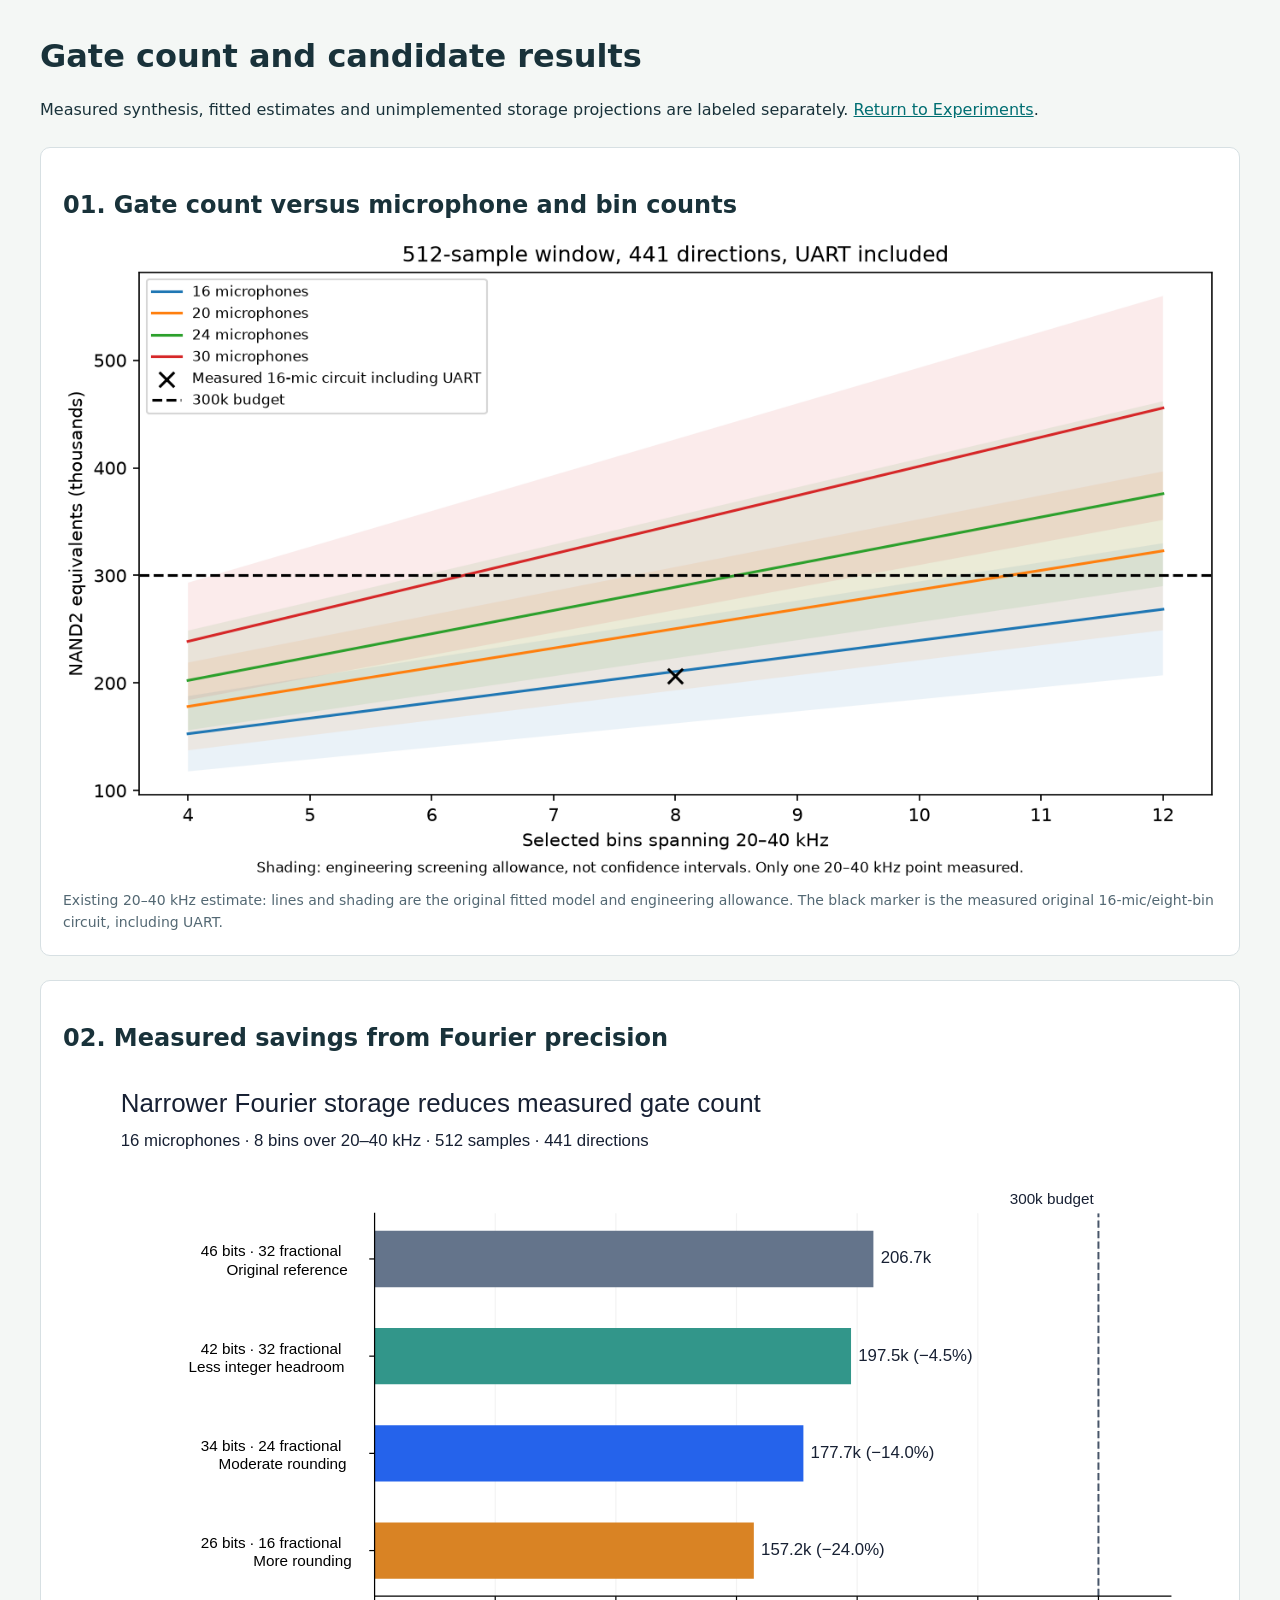
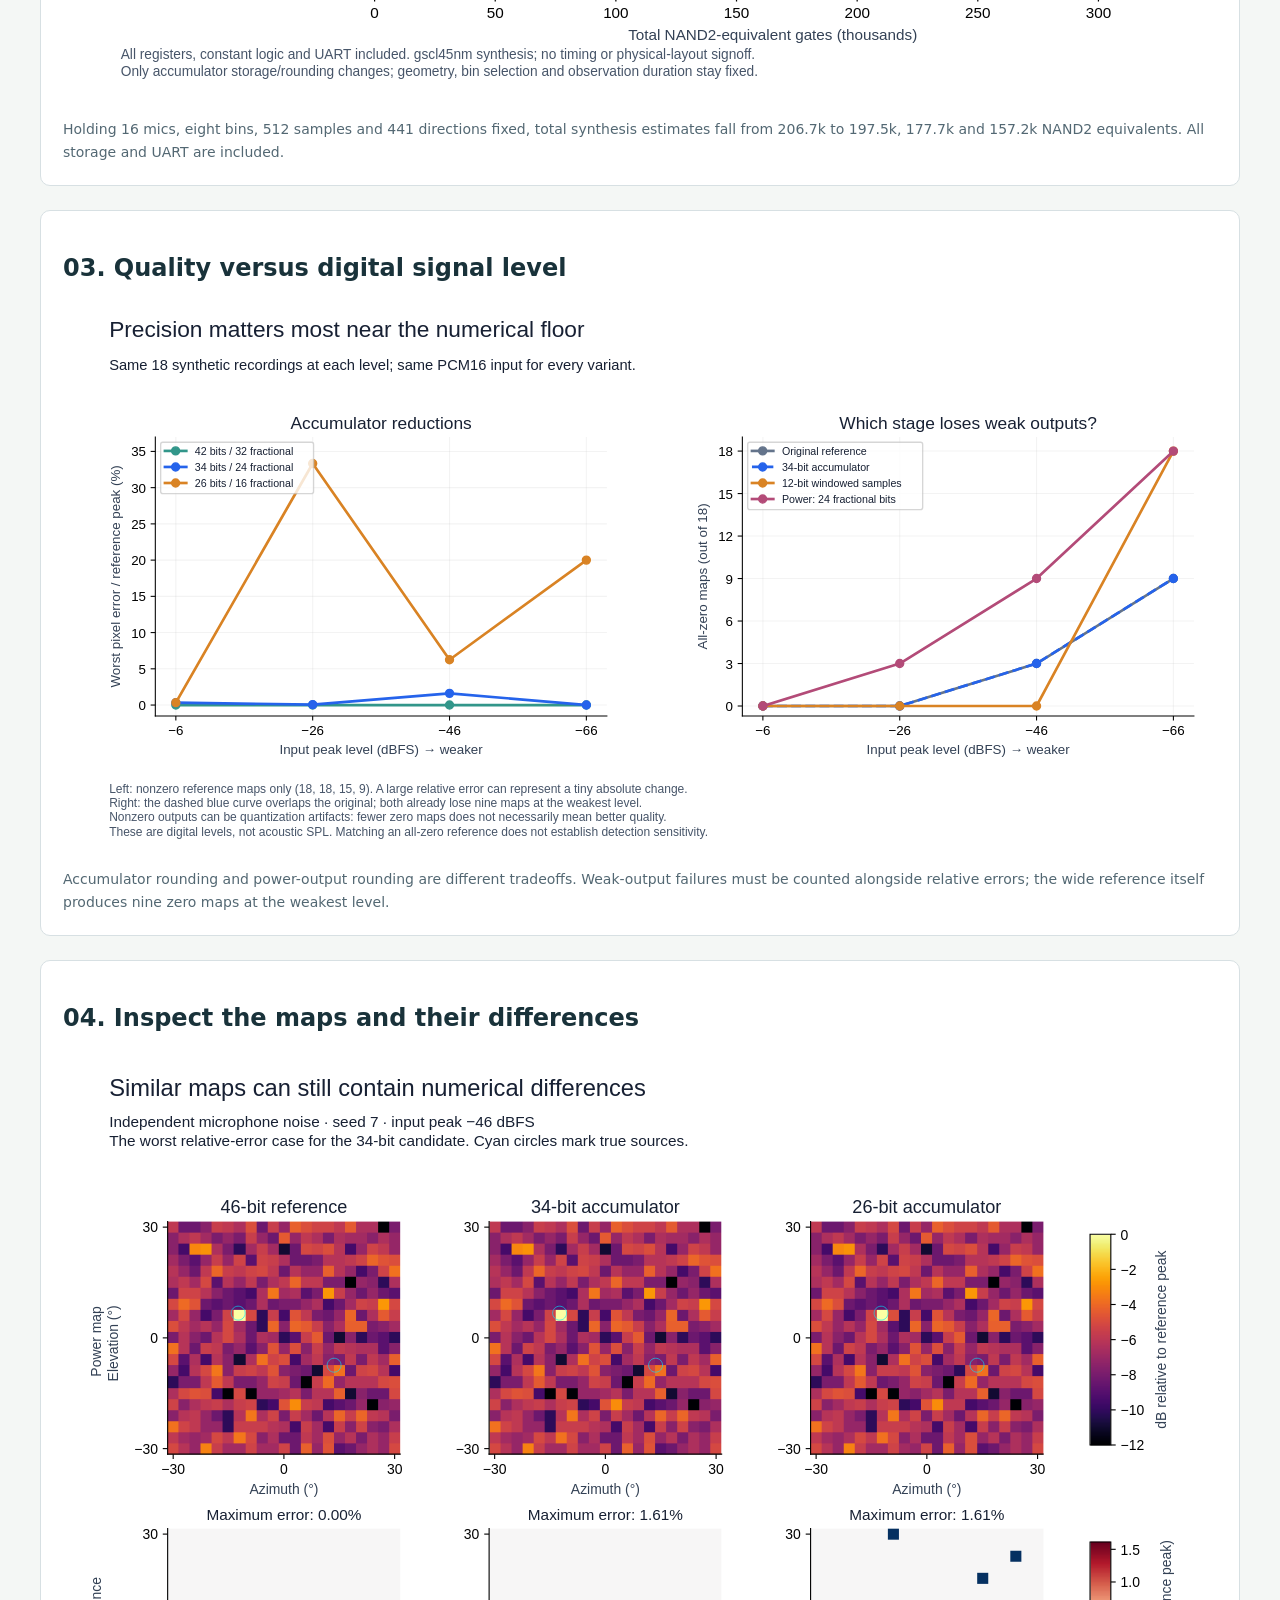
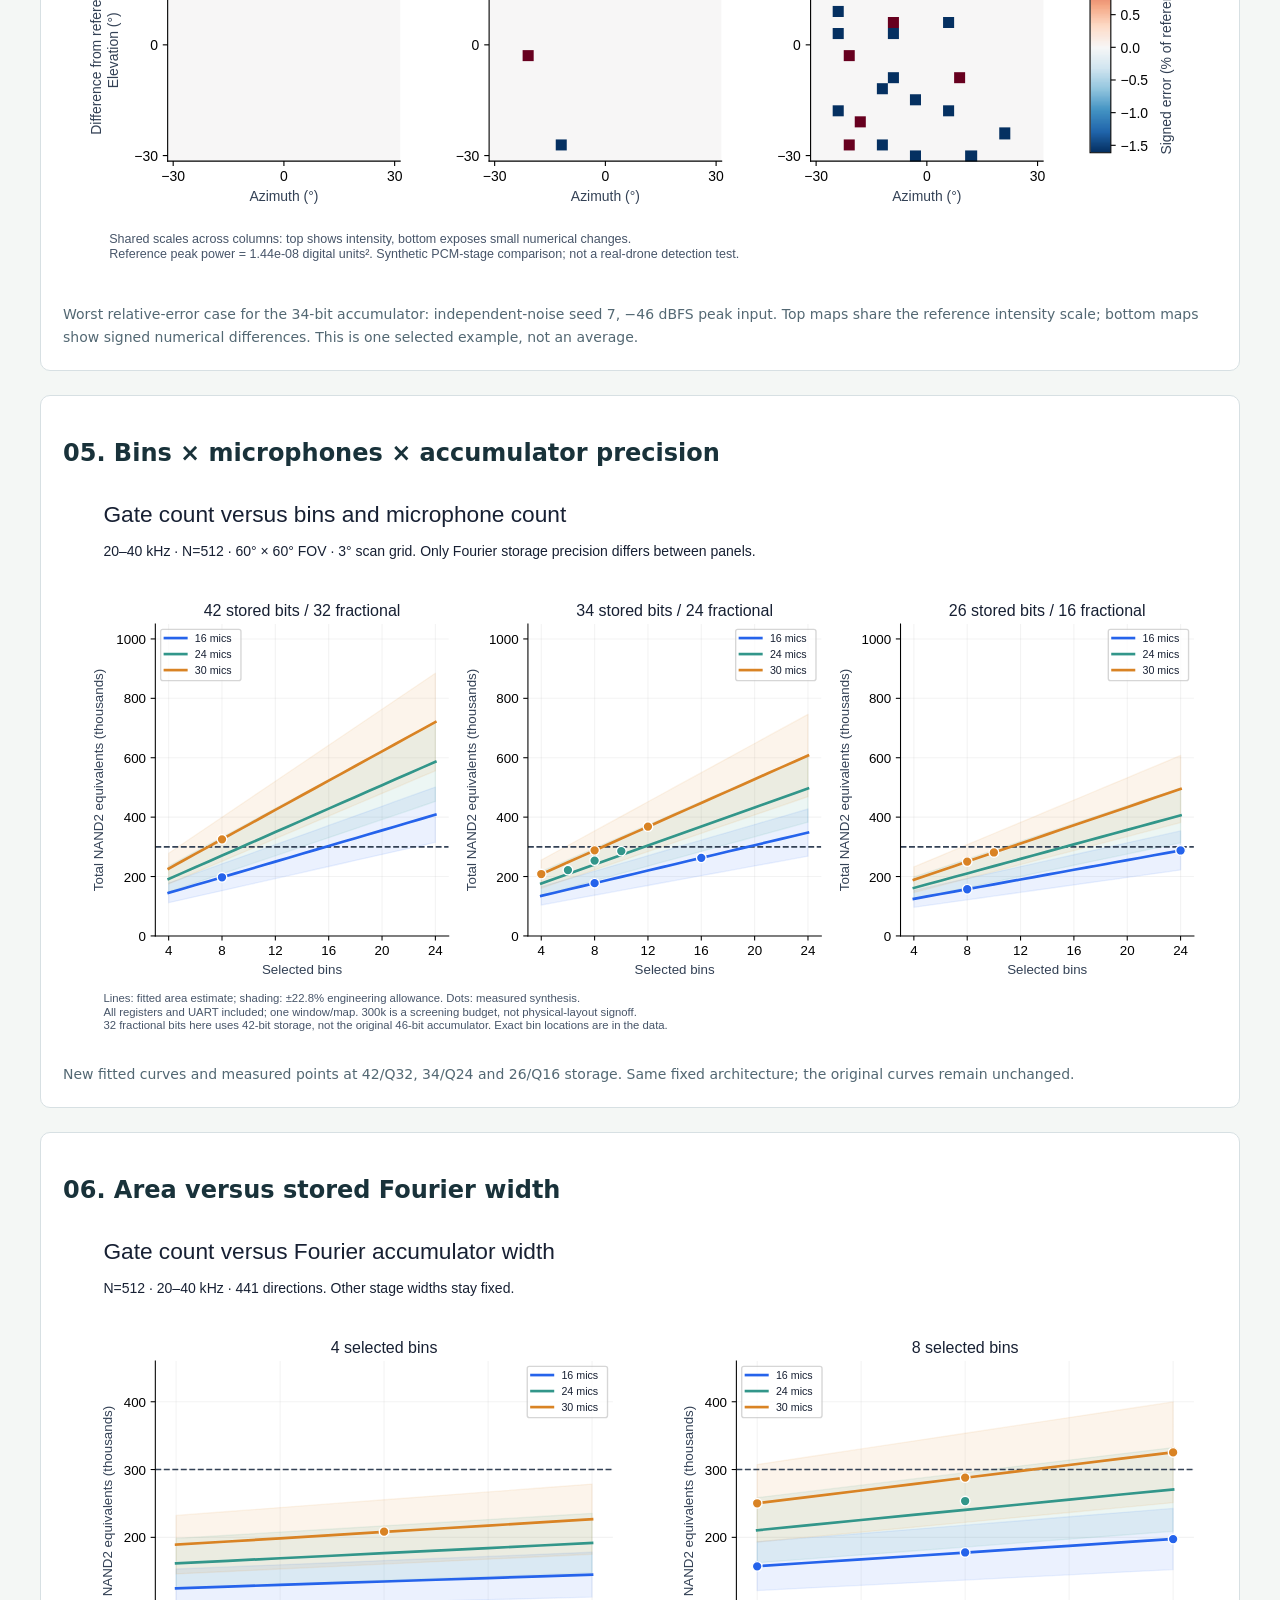
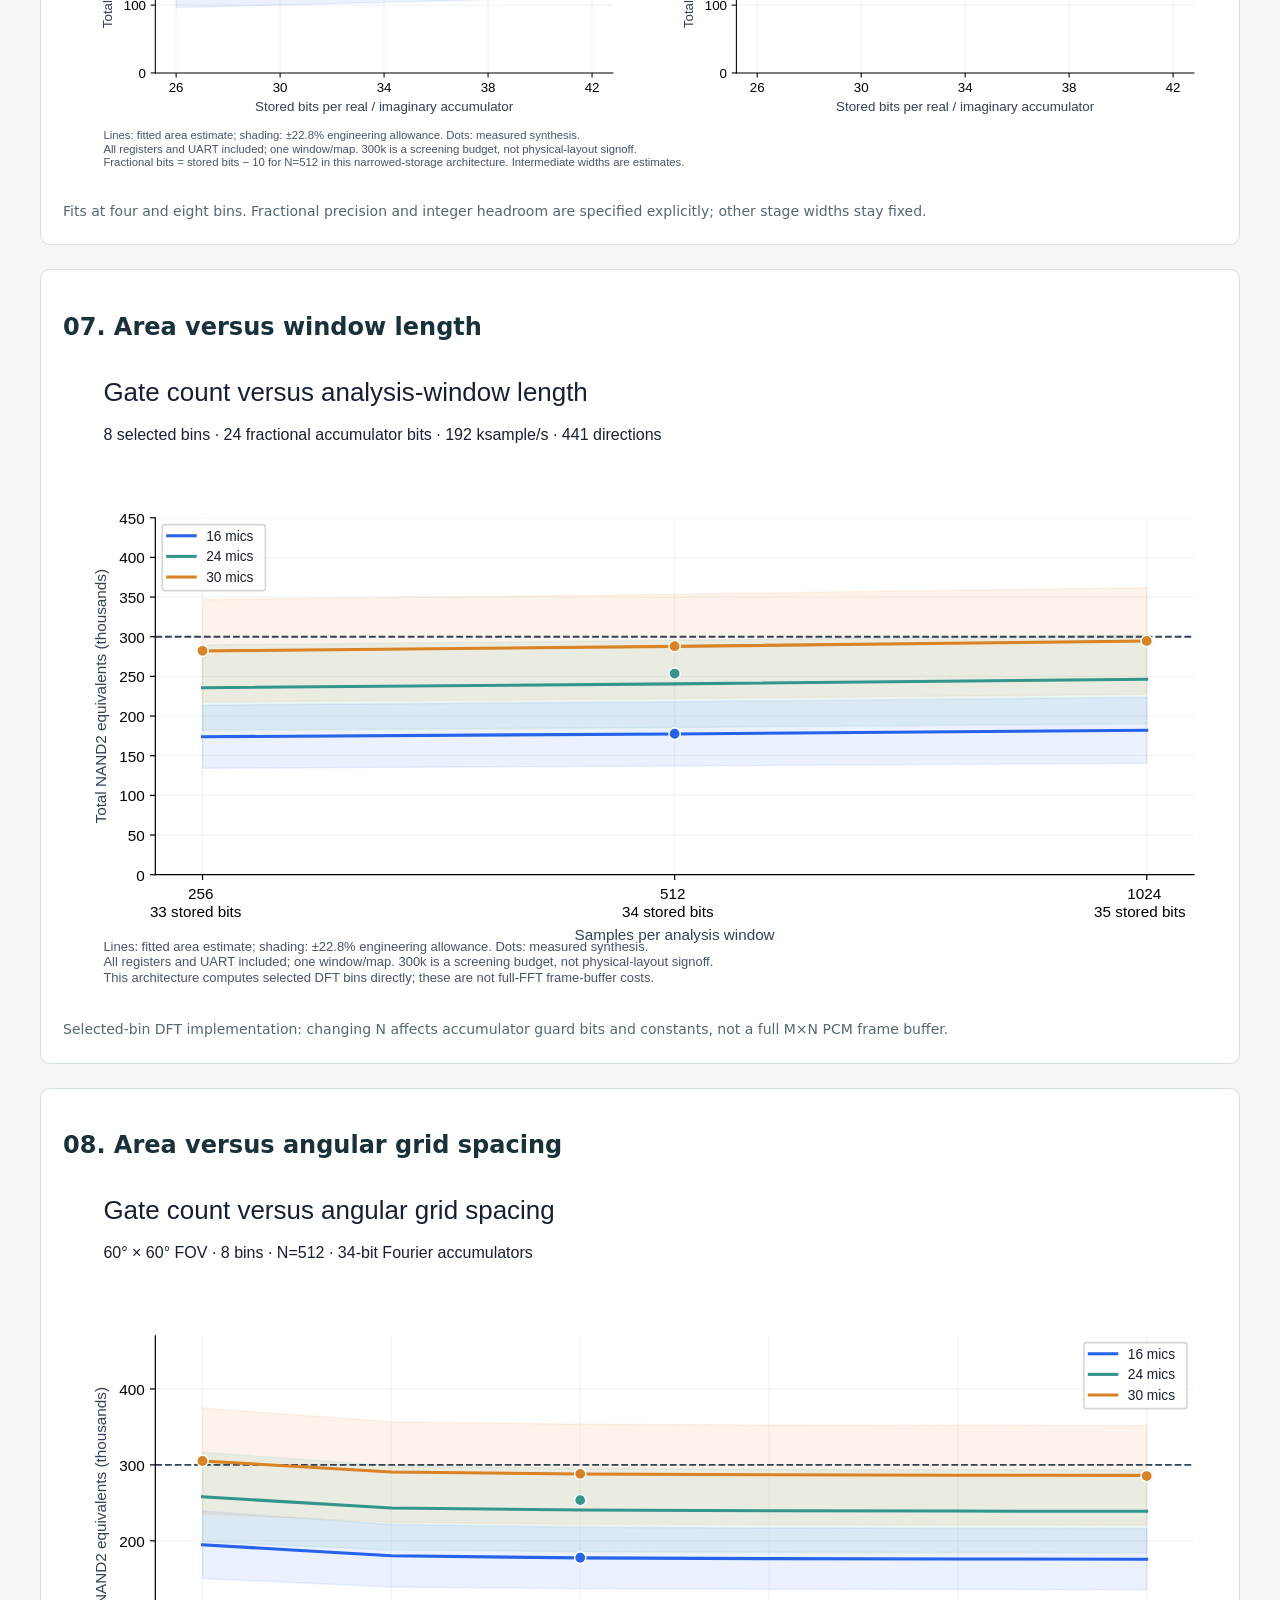
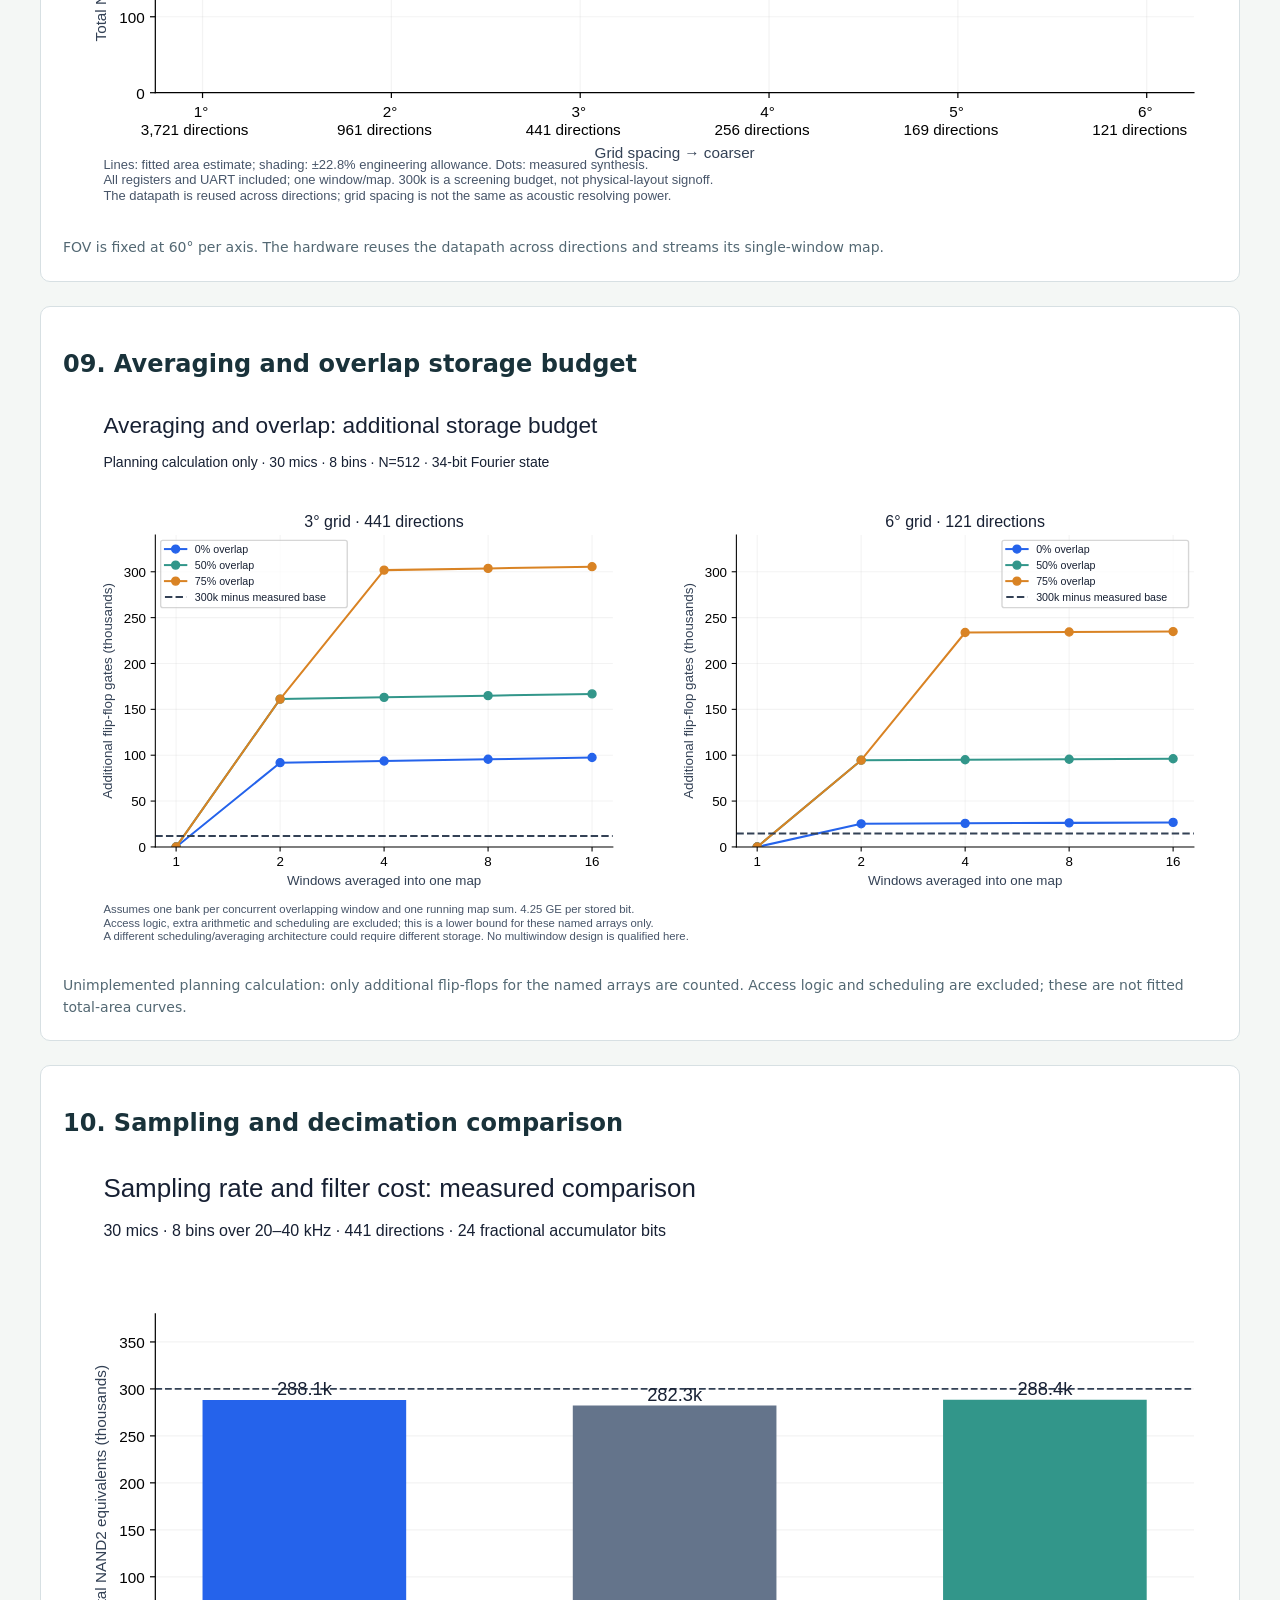
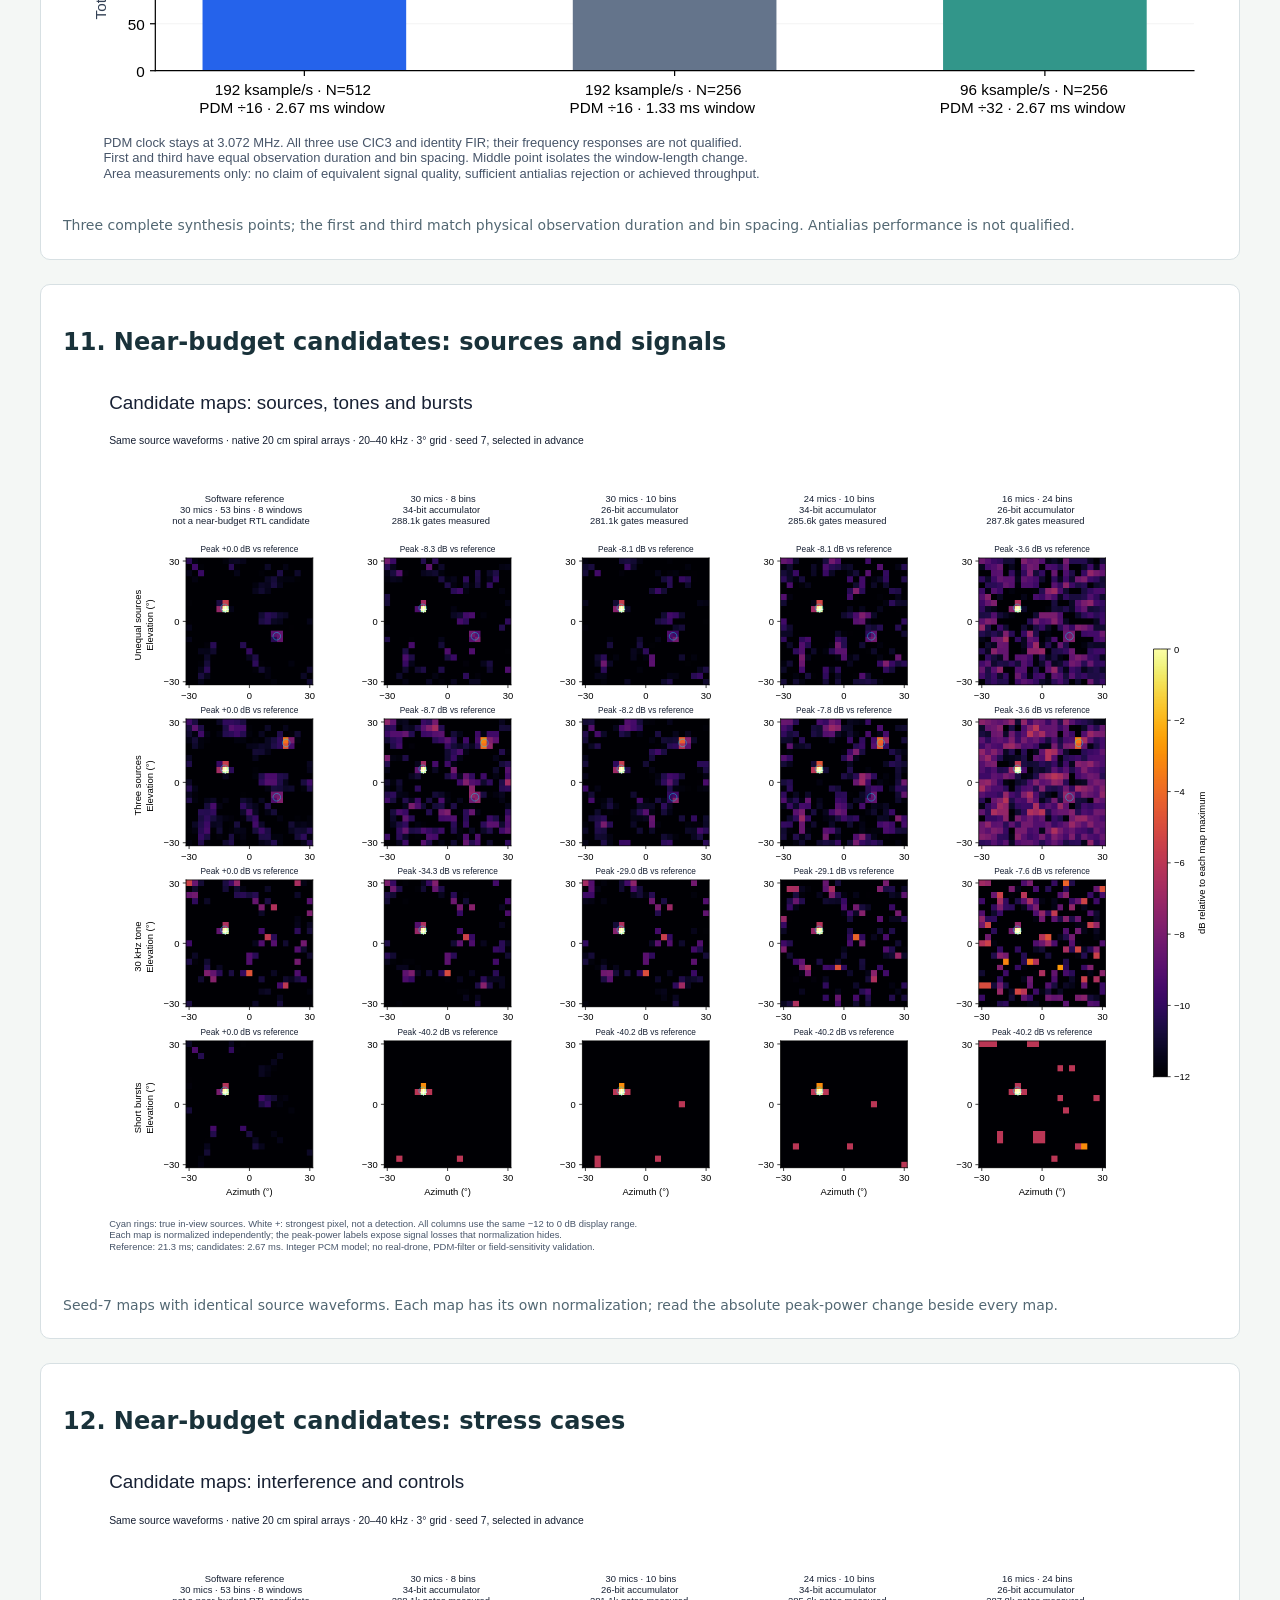
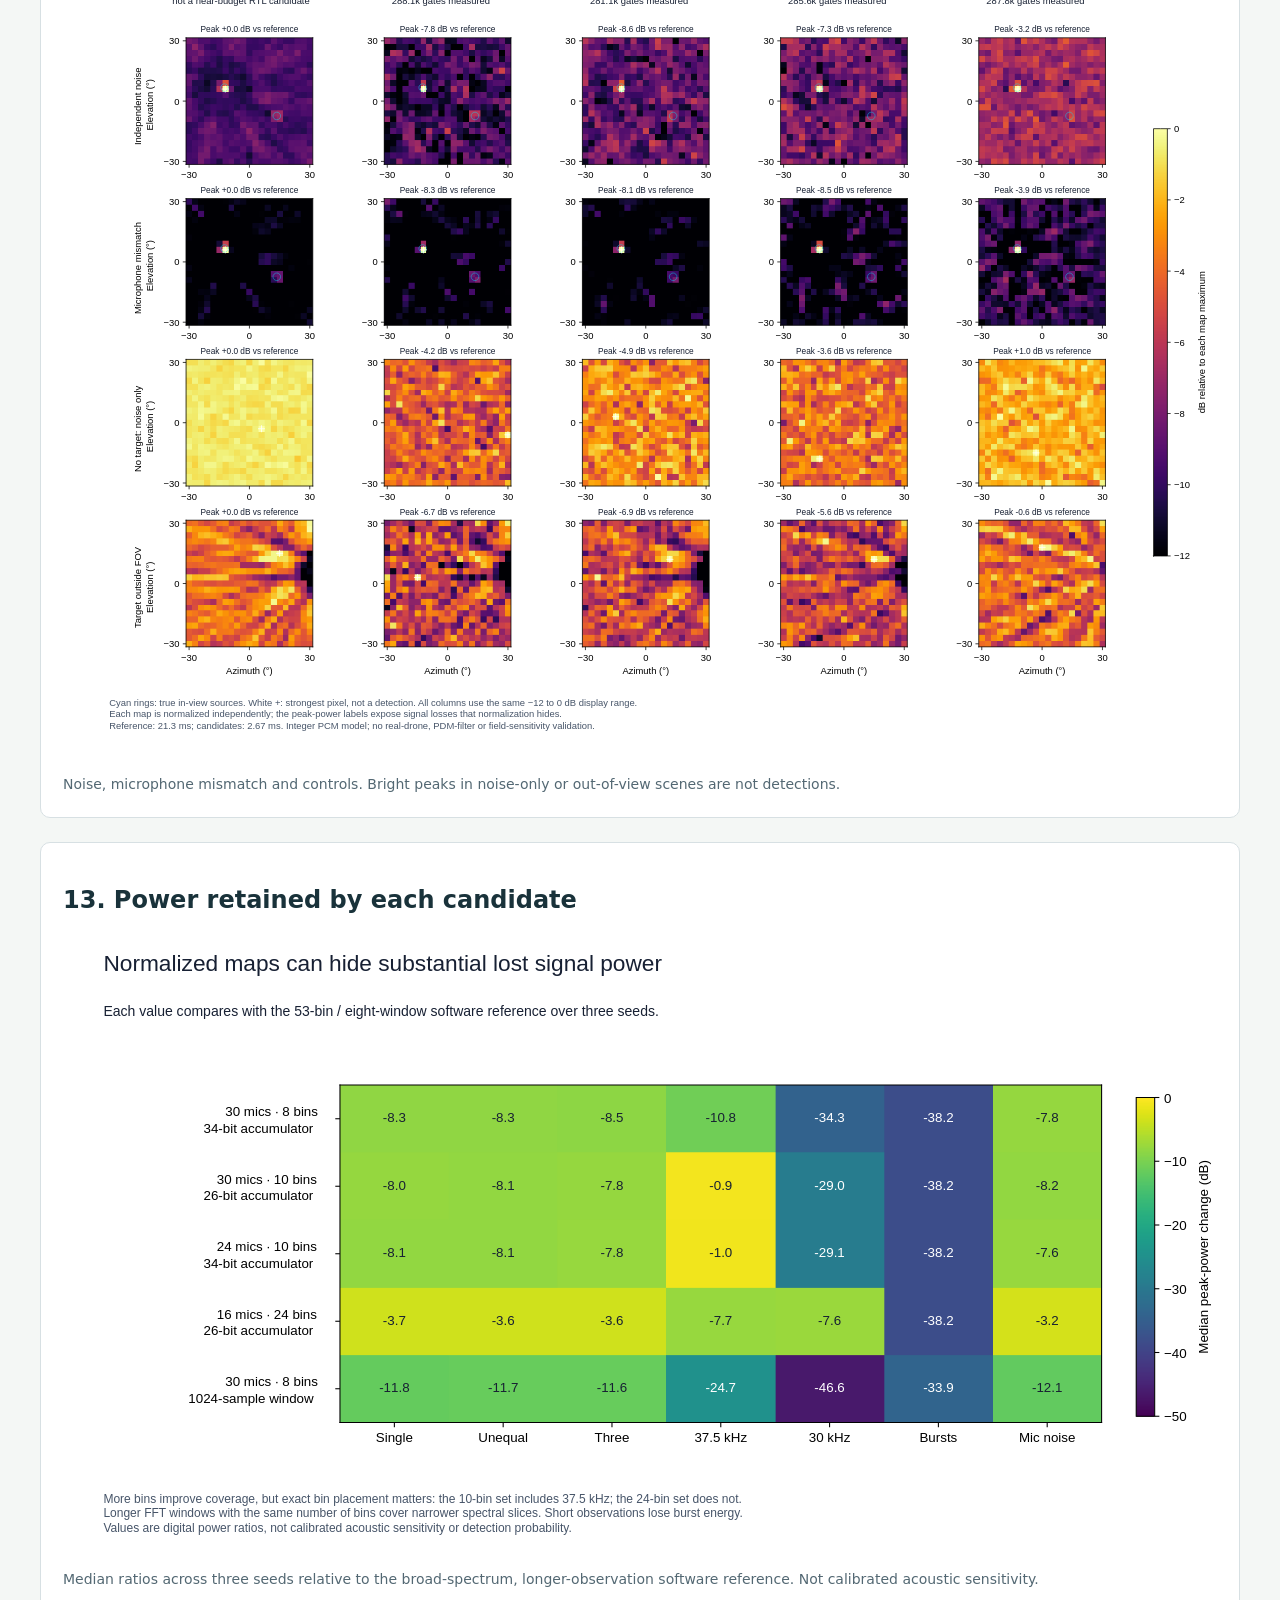
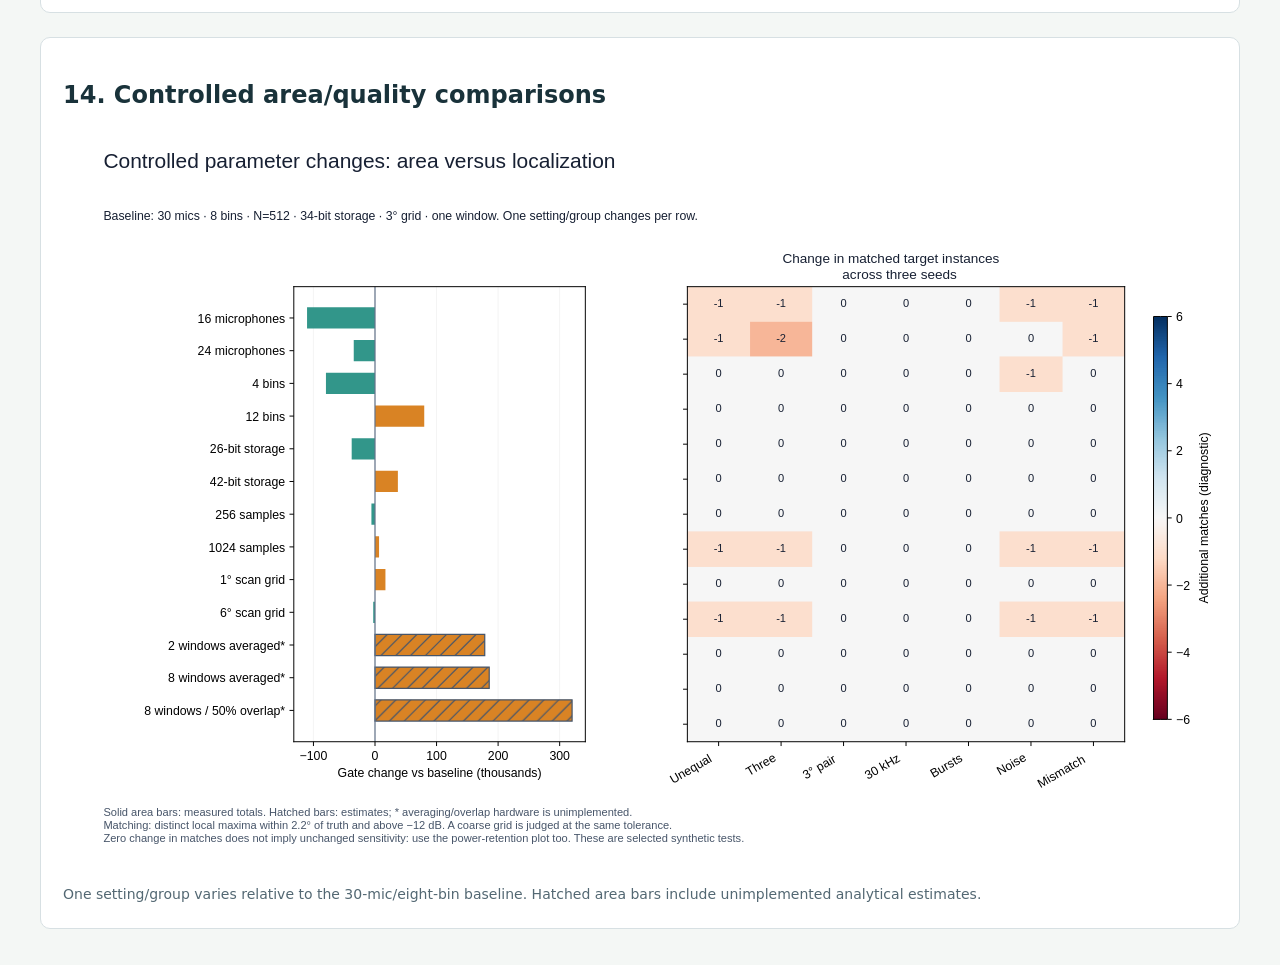
<file: assets/gate-count-study-v2/gallery.html>
<!doctype html><html lang="en"><meta charset="utf-8"><meta name="viewport" content="width=device-width,initial-scale=1"><title>Gate count and candidate results</title><style>body{font:16px/1.6 system-ui;color:#19323a;background:#f4f7f5;max-width:1200px;margin:36px auto;padding:0 20px}section{background:#fff;padding:22px;border:1px solid #d7e0e3;border-radius:10px;margin:24px 0}img{width:100%;height:auto}h1,h2{line-height:1.25}a{color:#006e72}figcaption{font-size:14px;color:#536873}figure{margin:0}</style><h1>Gate count and candidate results</h1><p>Measured synthesis, fitted estimates and unimplemented storage projections are labeled separately. <a href="../../#experiments">Return to Experiments</a>.</p><section><h2>01. Gate count versus microphone and bin counts</h2><figure><a href="../gate-count-study-v1/01-gates-vs-bins.png"><img src="../gate-count-study-v1/01-gates-vs-bins.png" loading="lazy" alt="Estimated gate count rises with selected-bin and microphone counts, with a 300k gate budget and one measured baseline point."></a><figcaption>Existing 20–40 kHz estimate: lines and shading are the original fitted model and engineering allowance. The black marker is the measured original 16-mic/eight-bin circuit, including UART.</figcaption></figure></section><section><h2>02. Measured savings from Fourier precision</h2><figure><a href="../gate-count-study-v1/02-precision-gates.svg"><img src="../gate-count-study-v1/02-precision-gates.svg" loading="lazy" alt="Four measured gate-count bars: original 46-bit 206.7k; 42-bit 197.5k; 34-bit 177.7k; 26-bit 157.2k."></a><figcaption>Holding 16 mics, eight bins, 512 samples and 441 directions fixed, total synthesis estimates fall from 206.7k to 197.5k, 177.7k and 157.2k NAND2 equivalents. All storage and UART are included.</figcaption></figure></section><section><h2>03. Quality versus digital signal level</h2><figure><a href="../gate-count-study-v1/03-precision-quality.svg"><img src="../gate-count-study-v1/03-precision-quality.svg" loading="lazy" alt="Two plots show accumulator pixel error and counts of all-zero maps as input signals become weaker."></a><figcaption>Accumulator rounding and power-output rounding are different tradeoffs. Weak-output failures must be counted alongside relative errors; the wide reference itself produces nine zero maps at the weakest level.</figcaption></figure></section><section><h2>04. Inspect the maps and their differences</h2><figure><a href="../gate-count-study-v1/04-precision-map-example.svg?v=thin-markers-1"><img src="../gate-count-study-v1/04-precision-map-example.svg?v=thin-markers-1" loading="lazy" alt="Reference, 34-bit and 26-bit acoustic maps with true-source circles above signed-error maps, all using shared scales."></a><figcaption>Worst relative-error case for the 34-bit accumulator: independent-noise seed 7, −46 dBFS peak input. Top maps share the reference intensity scale; bottom maps show signed numerical differences. This is one selected example, not an average.</figcaption></figure></section><section><h2>05. Bins × microphones × accumulator precision</h2><figure><a href="05-area-bins-precision.svg"><img src="05-area-bins-precision.svg" loading="lazy" alt="Bins × microphones × accumulator precision"></a><figcaption>New fitted curves and measured points at 42/Q32, 34/Q24 and 26/Q16 storage. Same fixed architecture; the original curves remain unchanged.</figcaption></figure></section><section><h2>06. Area versus stored Fourier width</h2><figure><a href="06-area-accumulator-width.svg"><img src="06-area-accumulator-width.svg" loading="lazy" alt="Area versus stored Fourier width"></a><figcaption>Fits at four and eight bins. Fractional precision and integer headroom are specified explicitly; other stage widths stay fixed.</figcaption></figure></section><section><h2>07. Area versus window length</h2><figure><a href="07-area-window-length.svg"><img src="07-area-window-length.svg" loading="lazy" alt="Area versus window length"></a><figcaption>Selected-bin DFT implementation: changing N affects accumulator guard bits and constants, not a full M×N PCM frame buffer.</figcaption></figure></section><section><h2>08. Area versus angular grid spacing</h2><figure><a href="08-area-scan-grid.svg"><img src="08-area-scan-grid.svg" loading="lazy" alt="Area versus angular grid spacing"></a><figcaption>FOV is fixed at 60° per axis. The hardware reuses the datapath across directions and streams its single-window map.</figcaption></figure></section><section><h2>09. Averaging and overlap storage budget</h2><figure><a href="09-averaging-storage-budget.svg"><img src="09-averaging-storage-budget.svg" loading="lazy" alt="Averaging and overlap storage budget"></a><figcaption>Unimplemented planning calculation: only additional flip-flops for the named arrays are counted. Access logic and scheduling are excluded; these are not fitted total-area curves.</figcaption></figure></section><section><h2>10. Sampling and decimation comparison</h2><figure><a href="10-area-sampling-filter.svg"><img src="10-area-sampling-filter.svg" loading="lazy" alt="Sampling and decimation comparison"></a><figcaption>Three complete synthesis points; the first and third match physical observation duration and bin spacing. Antialias performance is not qualified.</figcaption></figure></section><section><h2>11. Near-budget candidates: sources and signals</h2><figure><a href="11-candidate-maps-signals.svg?v=thin-markers-1"><img src="11-candidate-maps-signals.svg?v=thin-markers-1" loading="lazy" alt="Near-budget candidates: sources and signals"></a><figcaption>Seed-7 maps with identical source waveforms. Each map has its own normalization; read the absolute peak-power change beside every map.</figcaption></figure></section><section><h2>12. Near-budget candidates: stress cases</h2><figure><a href="12-candidate-maps-stress.svg?v=thin-markers-1"><img src="12-candidate-maps-stress.svg?v=thin-markers-1" loading="lazy" alt="Near-budget candidates: stress cases"></a><figcaption>Noise, microphone mismatch and controls. Bright peaks in noise-only or out-of-view scenes are not detections.</figcaption></figure></section><section><h2>13. Power retained by each candidate</h2><figure><a href="13-candidate-power-retention.svg"><img src="13-candidate-power-retention.svg" loading="lazy" alt="Power retained by each candidate"></a><figcaption>Median ratios across three seeds relative to the broad-spectrum, longer-observation software reference. Not calibrated acoustic sensitivity.</figcaption></figure></section><section><h2>14. Controlled area/quality comparisons</h2><figure><a href="14-parameter-area-quality.svg"><img src="14-parameter-area-quality.svg" loading="lazy" alt="Controlled area/quality comparisons"></a><figcaption>One setting/group varies relative to the 30-mic/eight-bin baseline. Hatched area bars include unimplemented analytical estimates.</figcaption></figure></section></html>
</file>
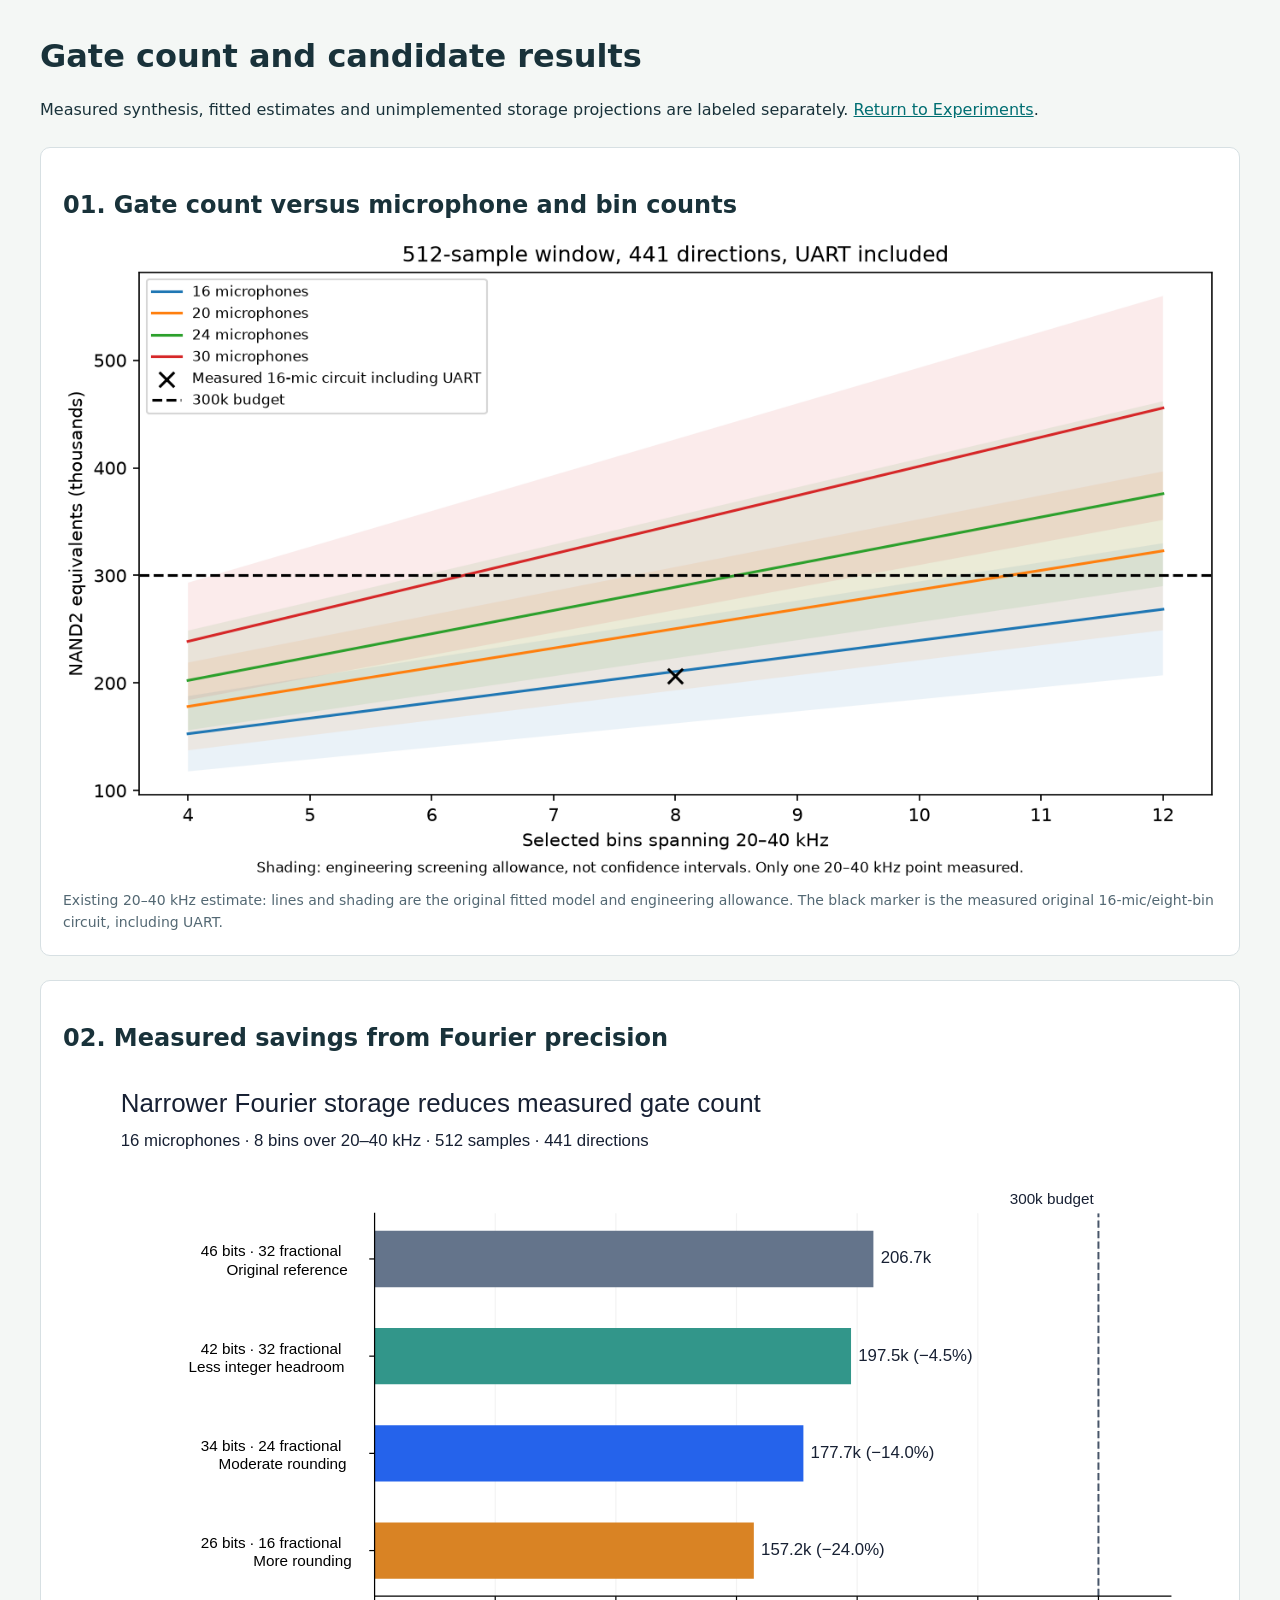
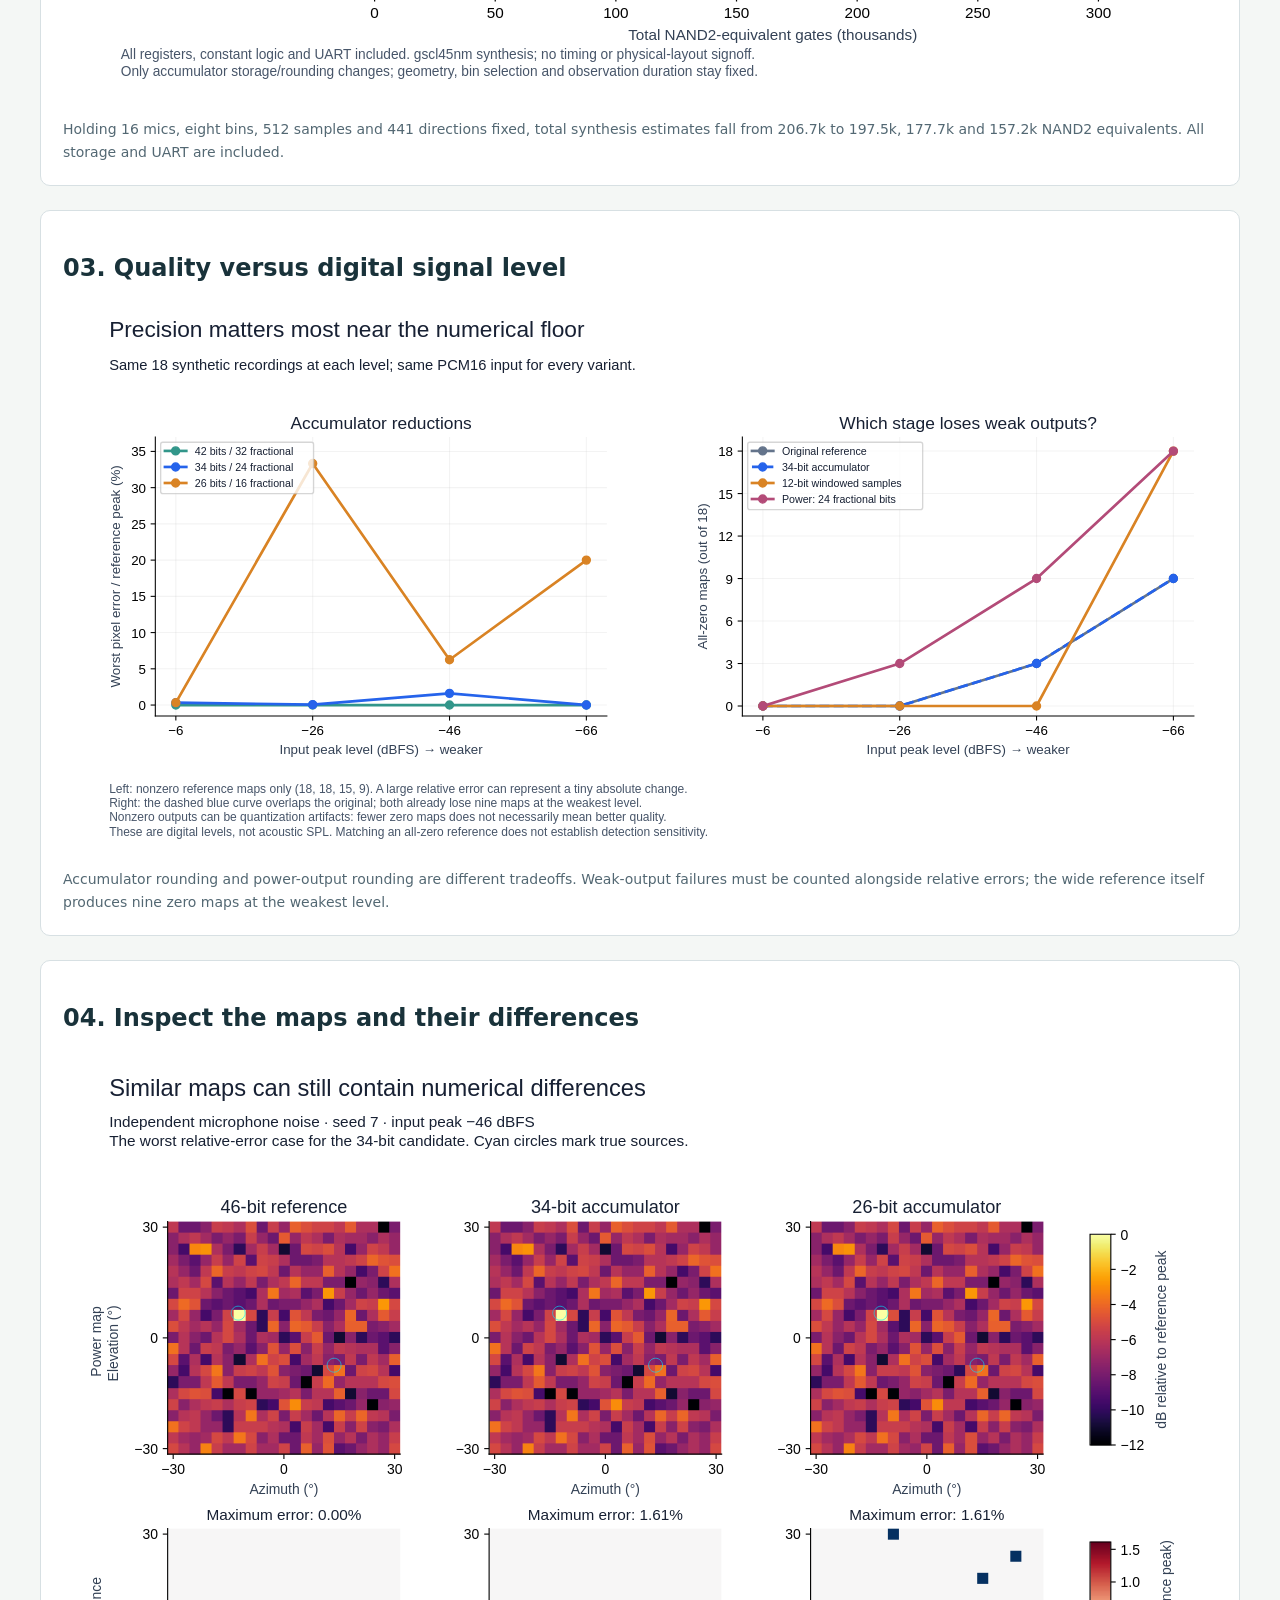
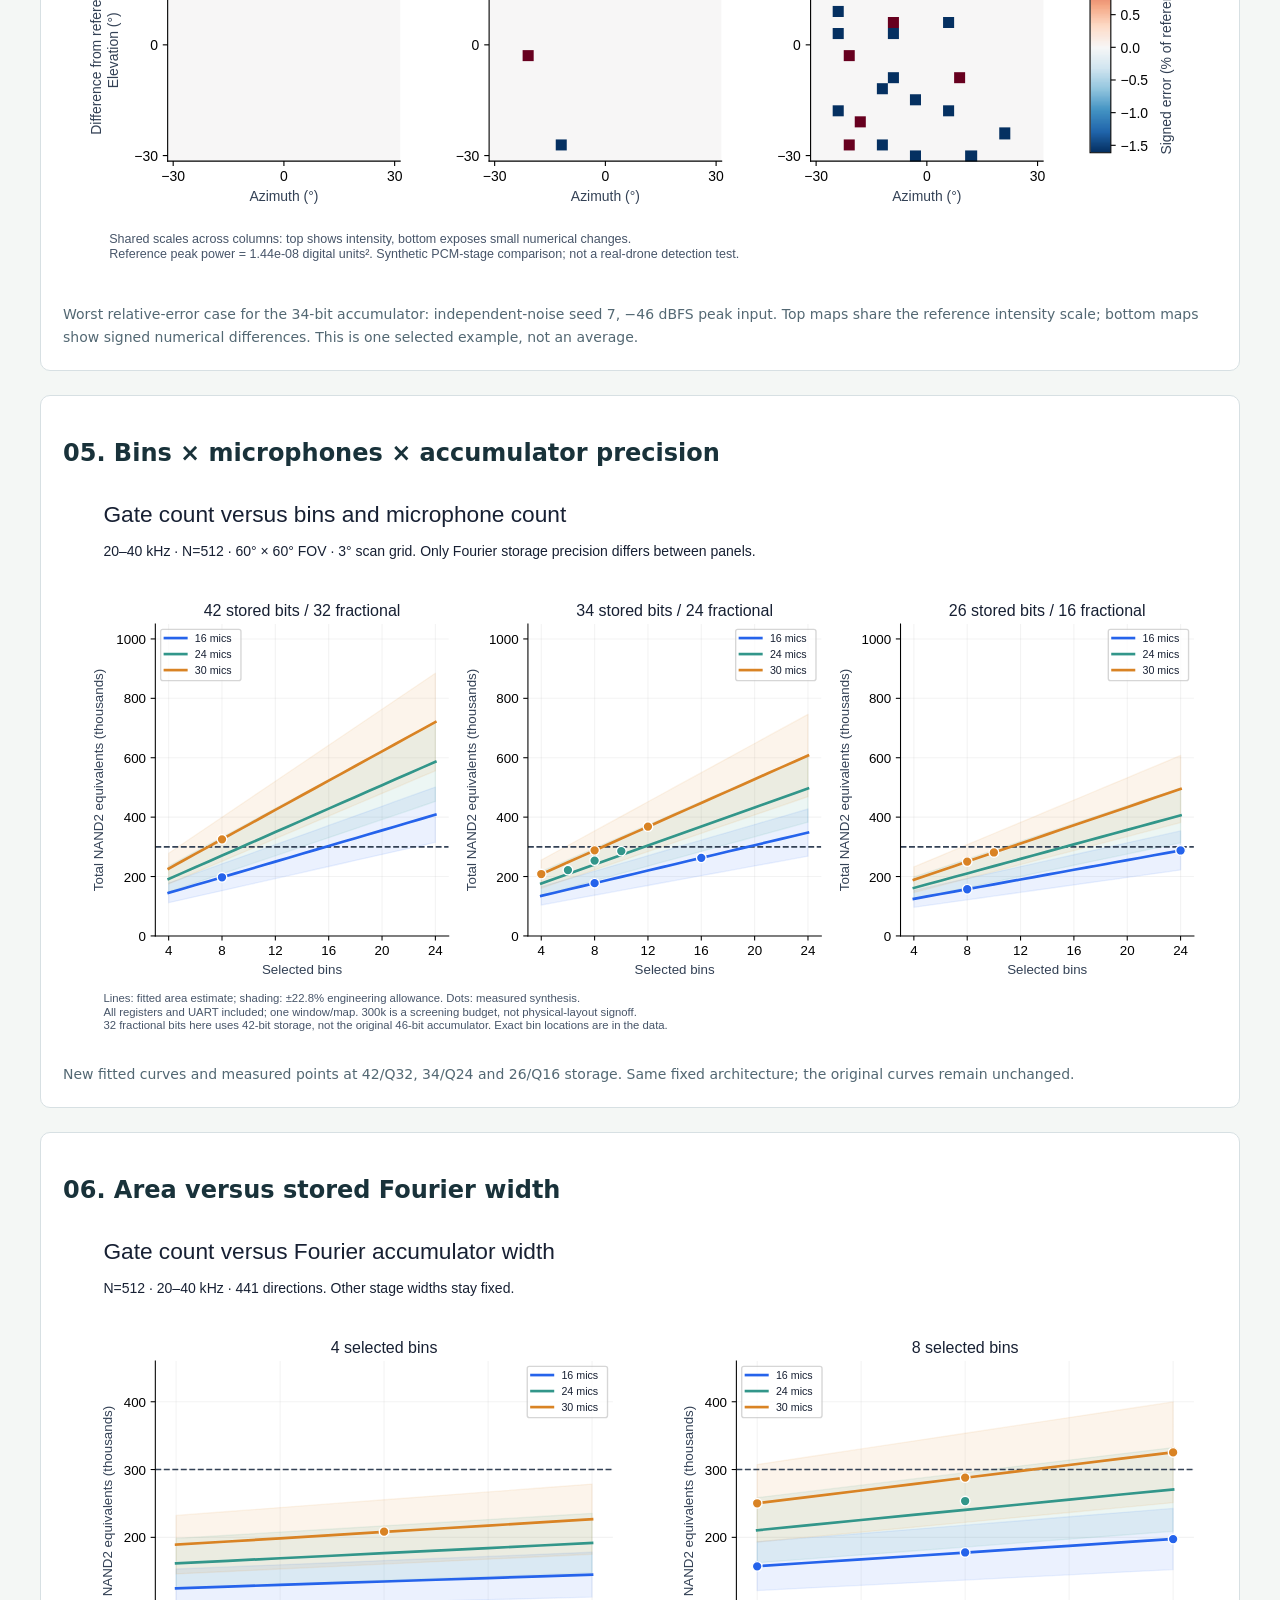
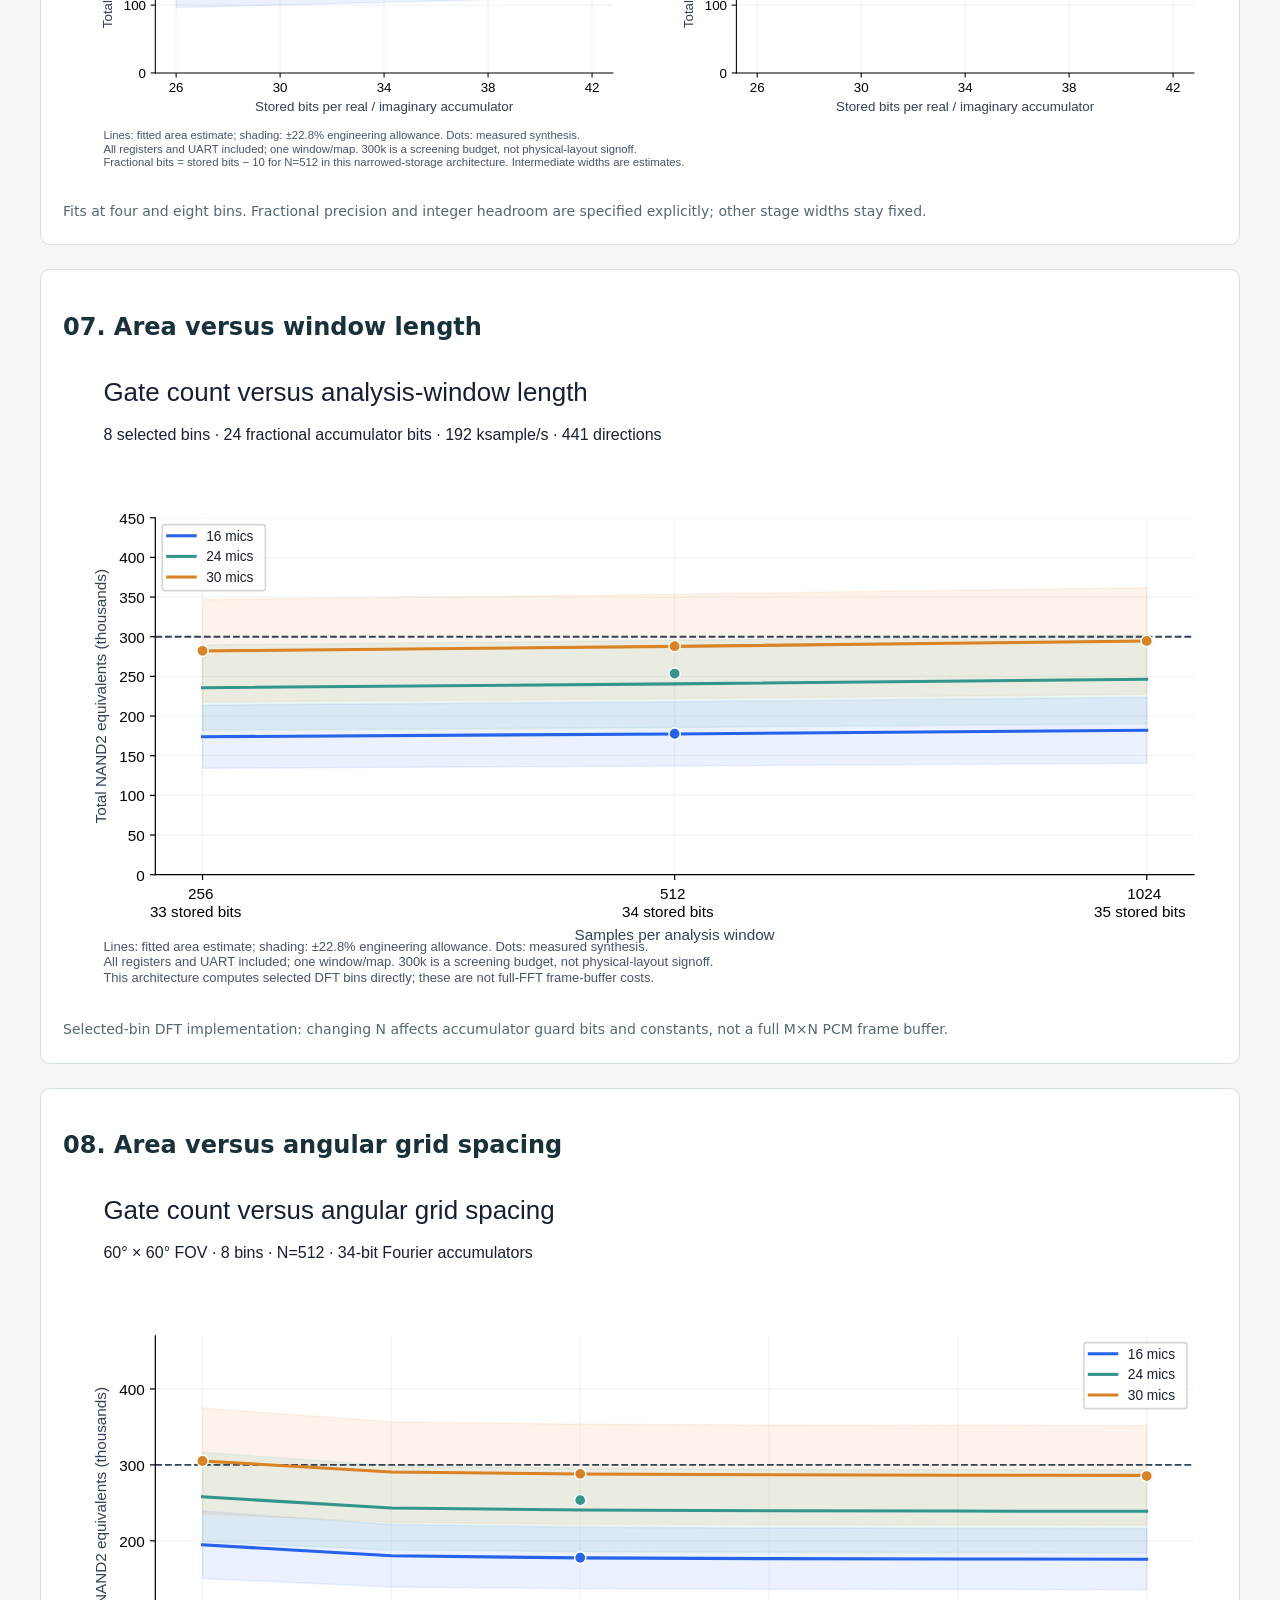
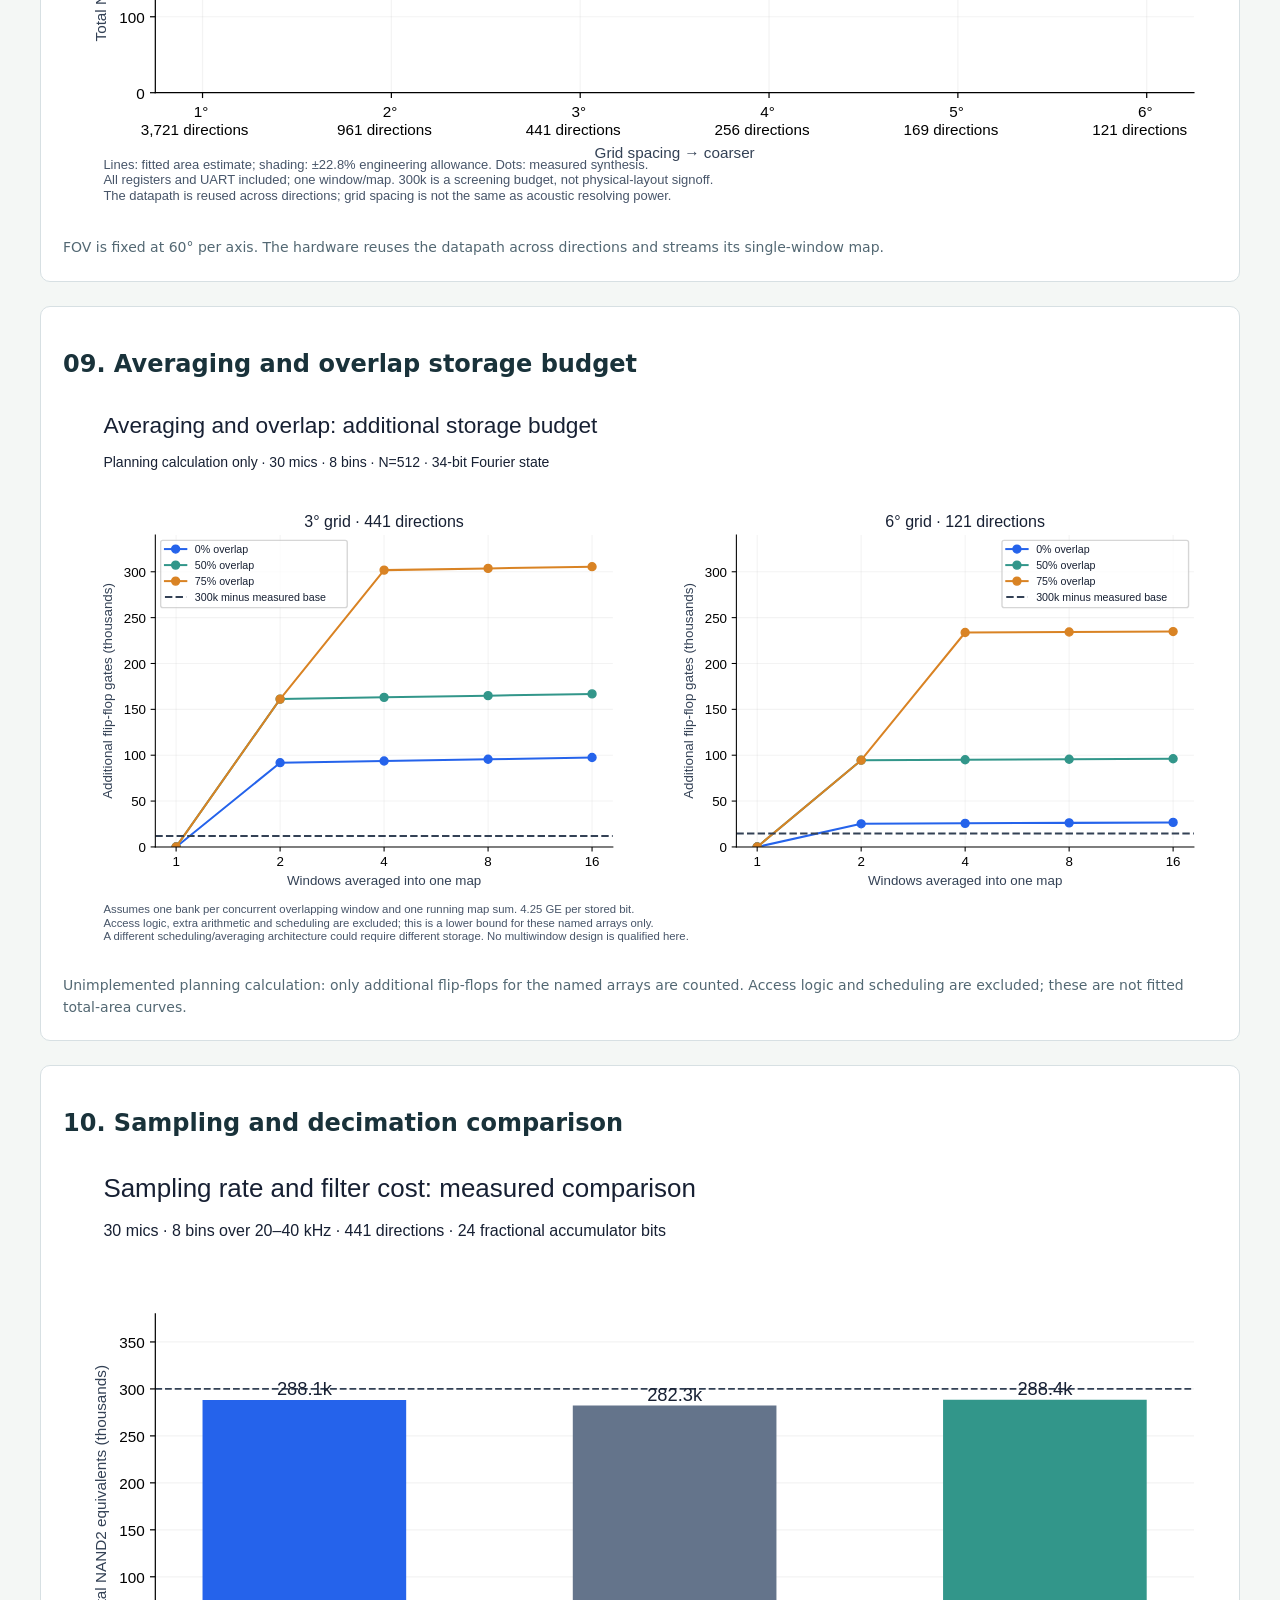
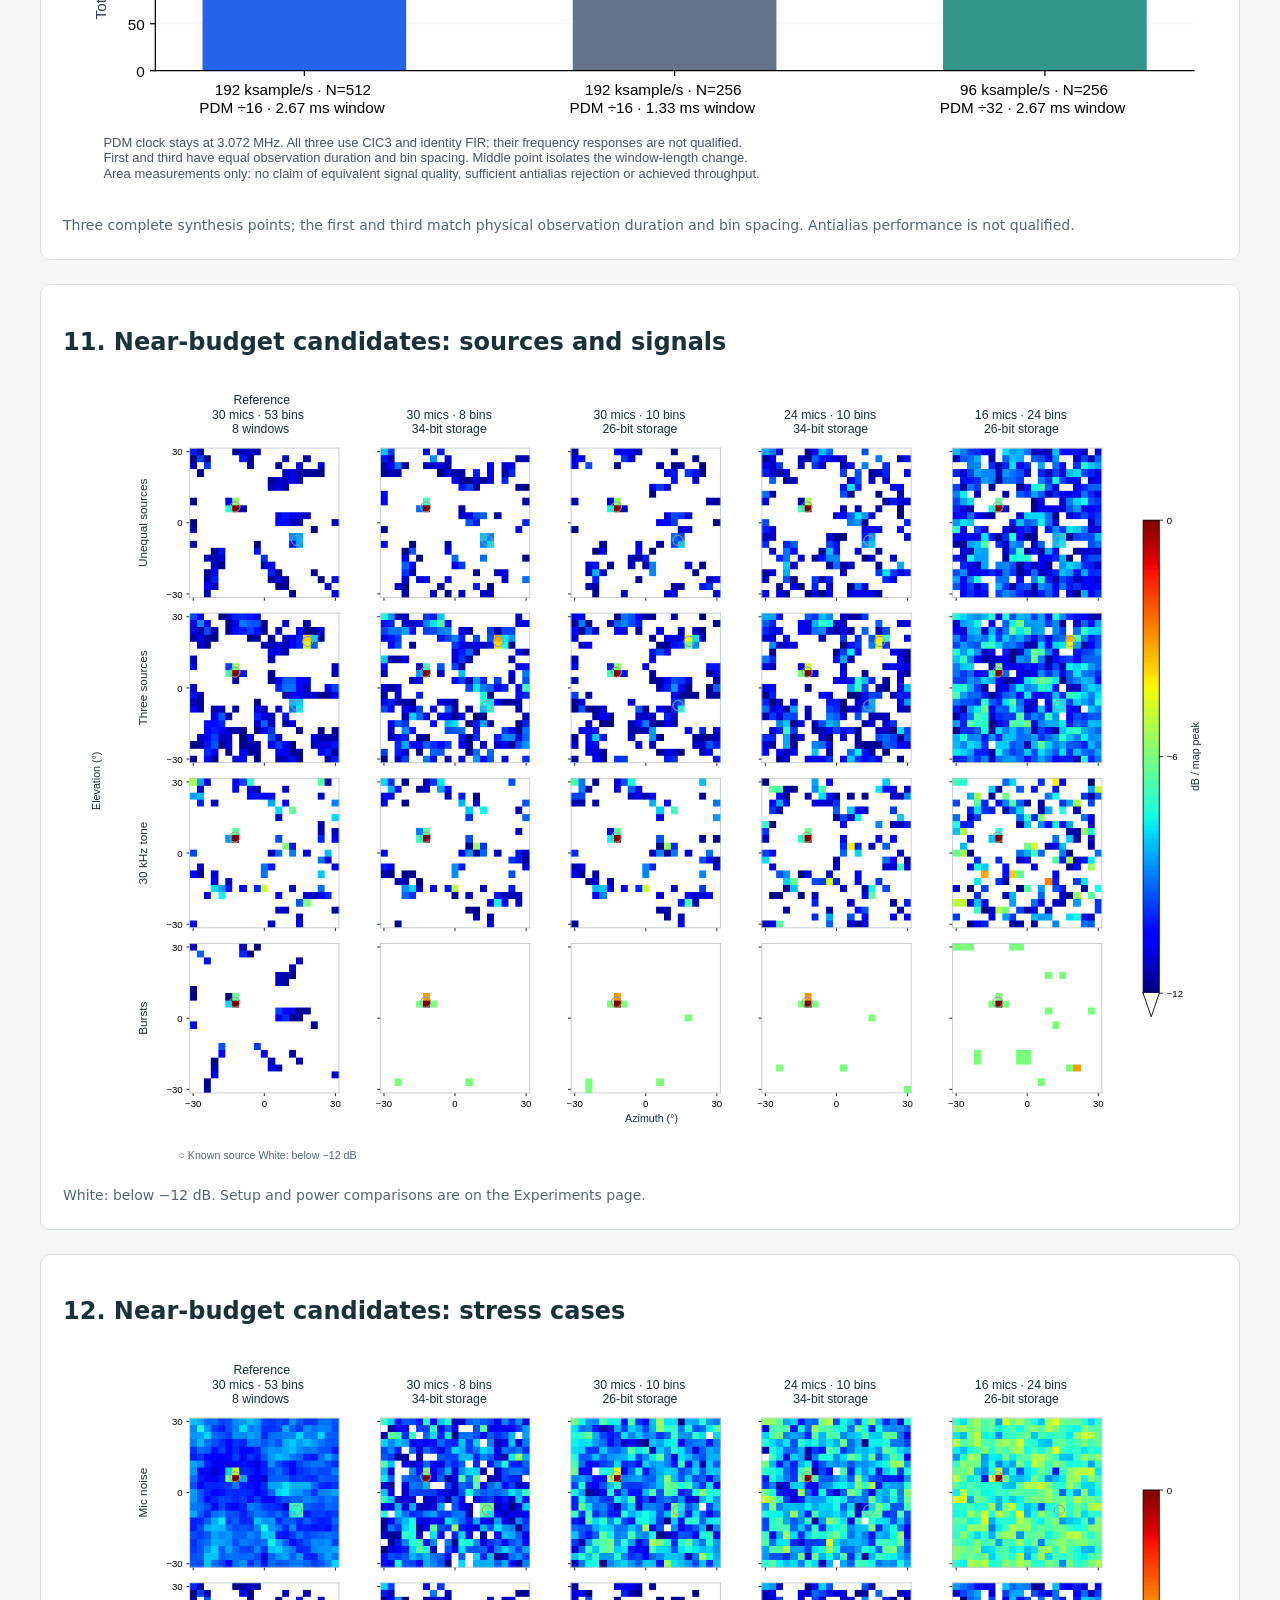
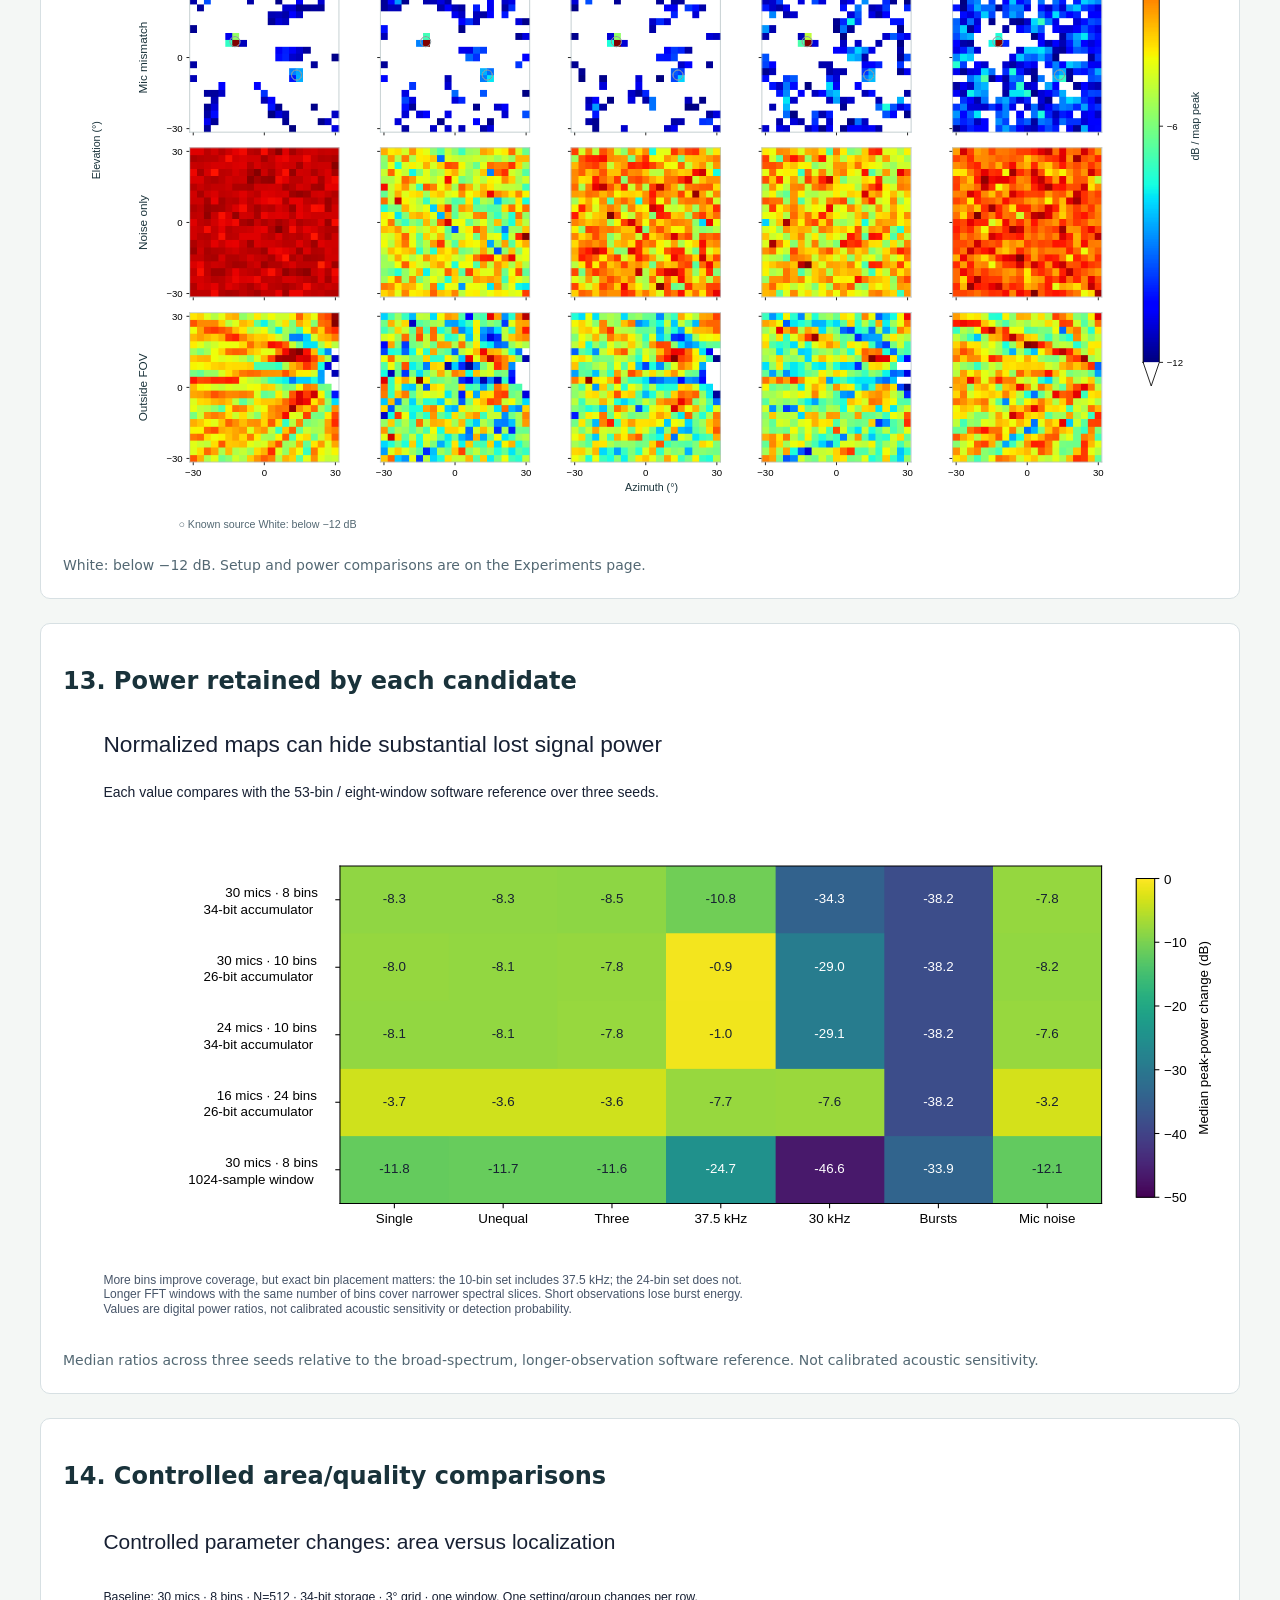
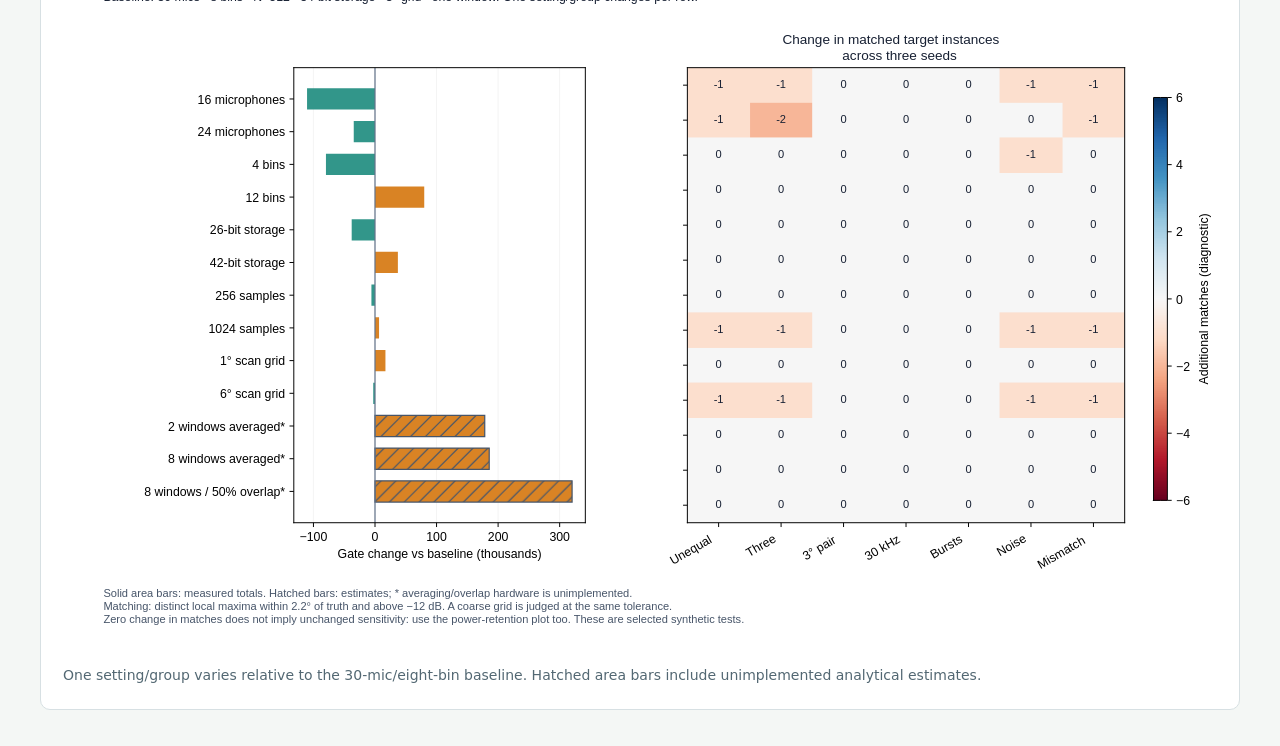
<file: assets/gate-count-study-v3/gallery.html>
<!doctype html><html lang="en"><meta charset="utf-8"><meta name="viewport" content="width=device-width,initial-scale=1"><title>Gate count and candidate results</title><style>body{font:16px/1.6 system-ui;color:#19323a;background:#f4f7f5;max-width:1200px;margin:36px auto;padding:0 20px}section{background:#fff;padding:22px;border:1px solid #d7e0e3;border-radius:10px;margin:24px 0}img{width:100%;height:auto}h1,h2{line-height:1.25}a{color:#006e72}figcaption{font-size:14px;color:#536873}figure{margin:0}</style><h1>Gate count and candidate results</h1><p>Measured synthesis, fitted estimates and unimplemented storage projections are labeled separately. <a href="../../#experiments">Return to Experiments</a>.</p><section><h2>01. Gate count versus microphone and bin counts</h2><figure><a href="../gate-count-study-v1/01-gates-vs-bins.png"><img src="../gate-count-study-v1/01-gates-vs-bins.png" loading="lazy" alt="Estimated gate count rises with selected-bin and microphone counts, with a 300k gate budget and one measured baseline point."></a><figcaption>Existing 20–40 kHz estimate: lines and shading are the original fitted model and engineering allowance. The black marker is the measured original 16-mic/eight-bin circuit, including UART.</figcaption></figure></section><section><h2>02. Measured savings from Fourier precision</h2><figure><a href="../gate-count-study-v1/02-precision-gates.svg"><img src="../gate-count-study-v1/02-precision-gates.svg" loading="lazy" alt="Four measured gate-count bars: original 46-bit 206.7k; 42-bit 197.5k; 34-bit 177.7k; 26-bit 157.2k."></a><figcaption>Holding 16 mics, eight bins, 512 samples and 441 directions fixed, total synthesis estimates fall from 206.7k to 197.5k, 177.7k and 157.2k NAND2 equivalents. All storage and UART are included.</figcaption></figure></section><section><h2>03. Quality versus digital signal level</h2><figure><a href="../gate-count-study-v1/03-precision-quality.svg"><img src="../gate-count-study-v1/03-precision-quality.svg" loading="lazy" alt="Two plots show accumulator pixel error and counts of all-zero maps as input signals become weaker."></a><figcaption>Accumulator rounding and power-output rounding are different tradeoffs. Weak-output failures must be counted alongside relative errors; the wide reference itself produces nine zero maps at the weakest level.</figcaption></figure></section><section><h2>04. Inspect the maps and their differences</h2><figure><a href="../gate-count-study-v1/04-precision-map-example.svg?v=thin-markers-1"><img src="../gate-count-study-v1/04-precision-map-example.svg?v=thin-markers-1" loading="lazy" alt="Reference, 34-bit and 26-bit acoustic maps with true-source circles above signed-error maps, all using shared scales."></a><figcaption>Worst relative-error case for the 34-bit accumulator: independent-noise seed 7, −46 dBFS peak input. Top maps share the reference intensity scale; bottom maps show signed numerical differences. This is one selected example, not an average.</figcaption></figure></section><section><h2>05. Bins × microphones × accumulator precision</h2><figure><a href="../gate-count-study-v2/05-area-bins-precision.svg"><img src="../gate-count-study-v2/05-area-bins-precision.svg" loading="lazy" alt="Bins × microphones × accumulator precision"></a><figcaption>New fitted curves and measured points at 42/Q32, 34/Q24 and 26/Q16 storage. Same fixed architecture; the original curves remain unchanged.</figcaption></figure></section><section><h2>06. Area versus stored Fourier width</h2><figure><a href="../gate-count-study-v2/06-area-accumulator-width.svg"><img src="../gate-count-study-v2/06-area-accumulator-width.svg" loading="lazy" alt="Area versus stored Fourier width"></a><figcaption>Fits at four and eight bins. Fractional precision and integer headroom are specified explicitly; other stage widths stay fixed.</figcaption></figure></section><section><h2>07. Area versus window length</h2><figure><a href="../gate-count-study-v2/07-area-window-length.svg"><img src="../gate-count-study-v2/07-area-window-length.svg" loading="lazy" alt="Area versus window length"></a><figcaption>Selected-bin DFT implementation: changing N affects accumulator guard bits and constants, not a full M×N PCM frame buffer.</figcaption></figure></section><section><h2>08. Area versus angular grid spacing</h2><figure><a href="../gate-count-study-v2/08-area-scan-grid.svg"><img src="../gate-count-study-v2/08-area-scan-grid.svg" loading="lazy" alt="Area versus angular grid spacing"></a><figcaption>FOV is fixed at 60° per axis. The hardware reuses the datapath across directions and streams its single-window map.</figcaption></figure></section><section><h2>09. Averaging and overlap storage budget</h2><figure><a href="../gate-count-study-v2/09-averaging-storage-budget.svg"><img src="../gate-count-study-v2/09-averaging-storage-budget.svg" loading="lazy" alt="Averaging and overlap storage budget"></a><figcaption>Unimplemented planning calculation: only additional flip-flops for the named arrays are counted. Access logic and scheduling are excluded; these are not fitted total-area curves.</figcaption></figure></section><section><h2>10. Sampling and decimation comparison</h2><figure><a href="../gate-count-study-v2/10-area-sampling-filter.svg"><img src="../gate-count-study-v2/10-area-sampling-filter.svg" loading="lazy" alt="Sampling and decimation comparison"></a><figcaption>Three complete synthesis points; the first and third match physical observation duration and bin spacing. Antialias performance is not qualified.</figcaption></figure></section><section><h2>11. Near-budget candidates: sources and signals</h2><figure><a href="11-candidate-maps-signals.svg?v=thin-markers-1"><img src="11-candidate-maps-signals.svg?v=thin-markers-1" loading="lazy" alt="Near-budget candidates: sources and signals"></a><figcaption>White: below −12 dB. Setup and power comparisons are on the Experiments page.</figcaption></figure></section><section><h2>12. Near-budget candidates: stress cases</h2><figure><a href="12-candidate-maps-stress.svg?v=thin-markers-1"><img src="12-candidate-maps-stress.svg?v=thin-markers-1" loading="lazy" alt="Near-budget candidates: stress cases"></a><figcaption>White: below −12 dB. Setup and power comparisons are on the Experiments page.</figcaption></figure></section><section><h2>13. Power retained by each candidate</h2><figure><a href="../gate-count-study-v2/13-candidate-power-retention.svg"><img src="../gate-count-study-v2/13-candidate-power-retention.svg" loading="lazy" alt="Power retained by each candidate"></a><figcaption>Median ratios across three seeds relative to the broad-spectrum, longer-observation software reference. Not calibrated acoustic sensitivity.</figcaption></figure></section><section><h2>14. Controlled area/quality comparisons</h2><figure><a href="../gate-count-study-v2/14-parameter-area-quality.svg"><img src="../gate-count-study-v2/14-parameter-area-quality.svg" loading="lazy" alt="Controlled area/quality comparisons"></a><figcaption>One setting/group varies relative to the 30-mic/eight-bin baseline. Hatched area bars include unimplemented analytical estimates.</figcaption></figure></section></html>
</file>
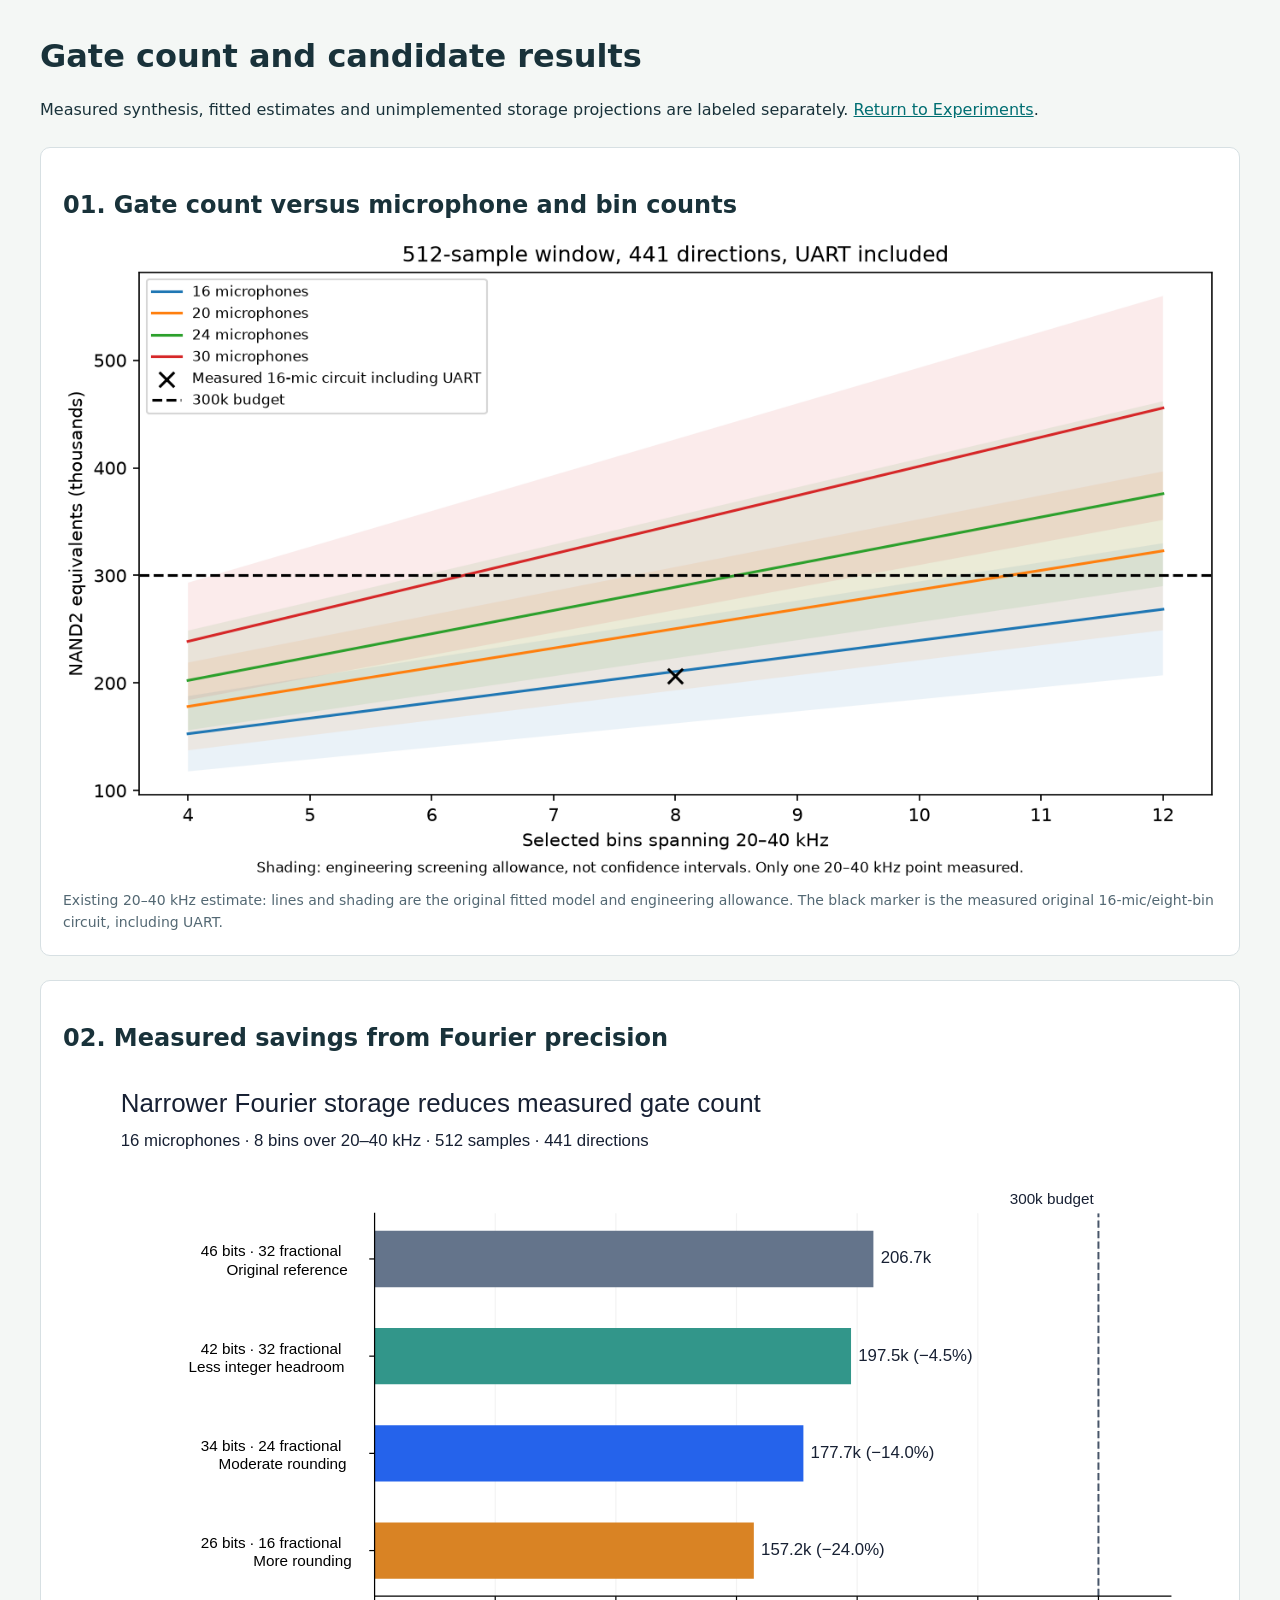
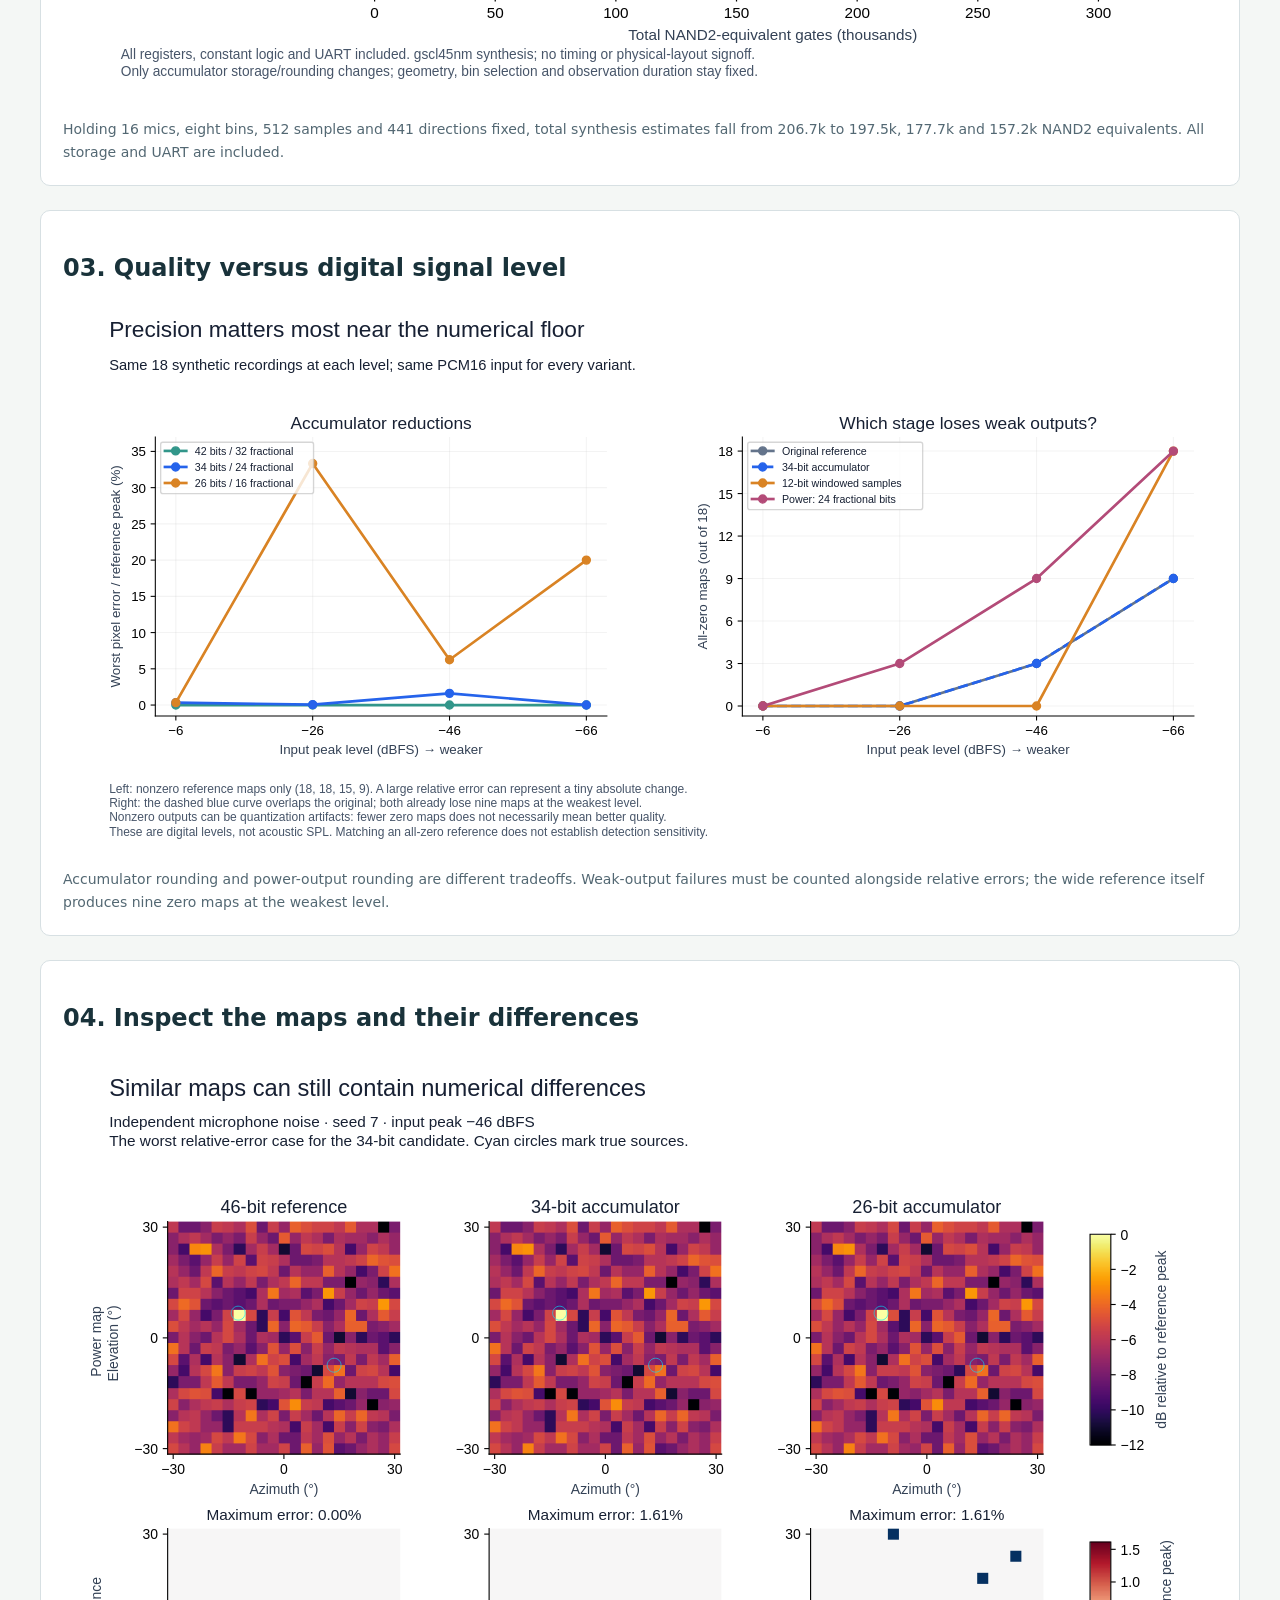
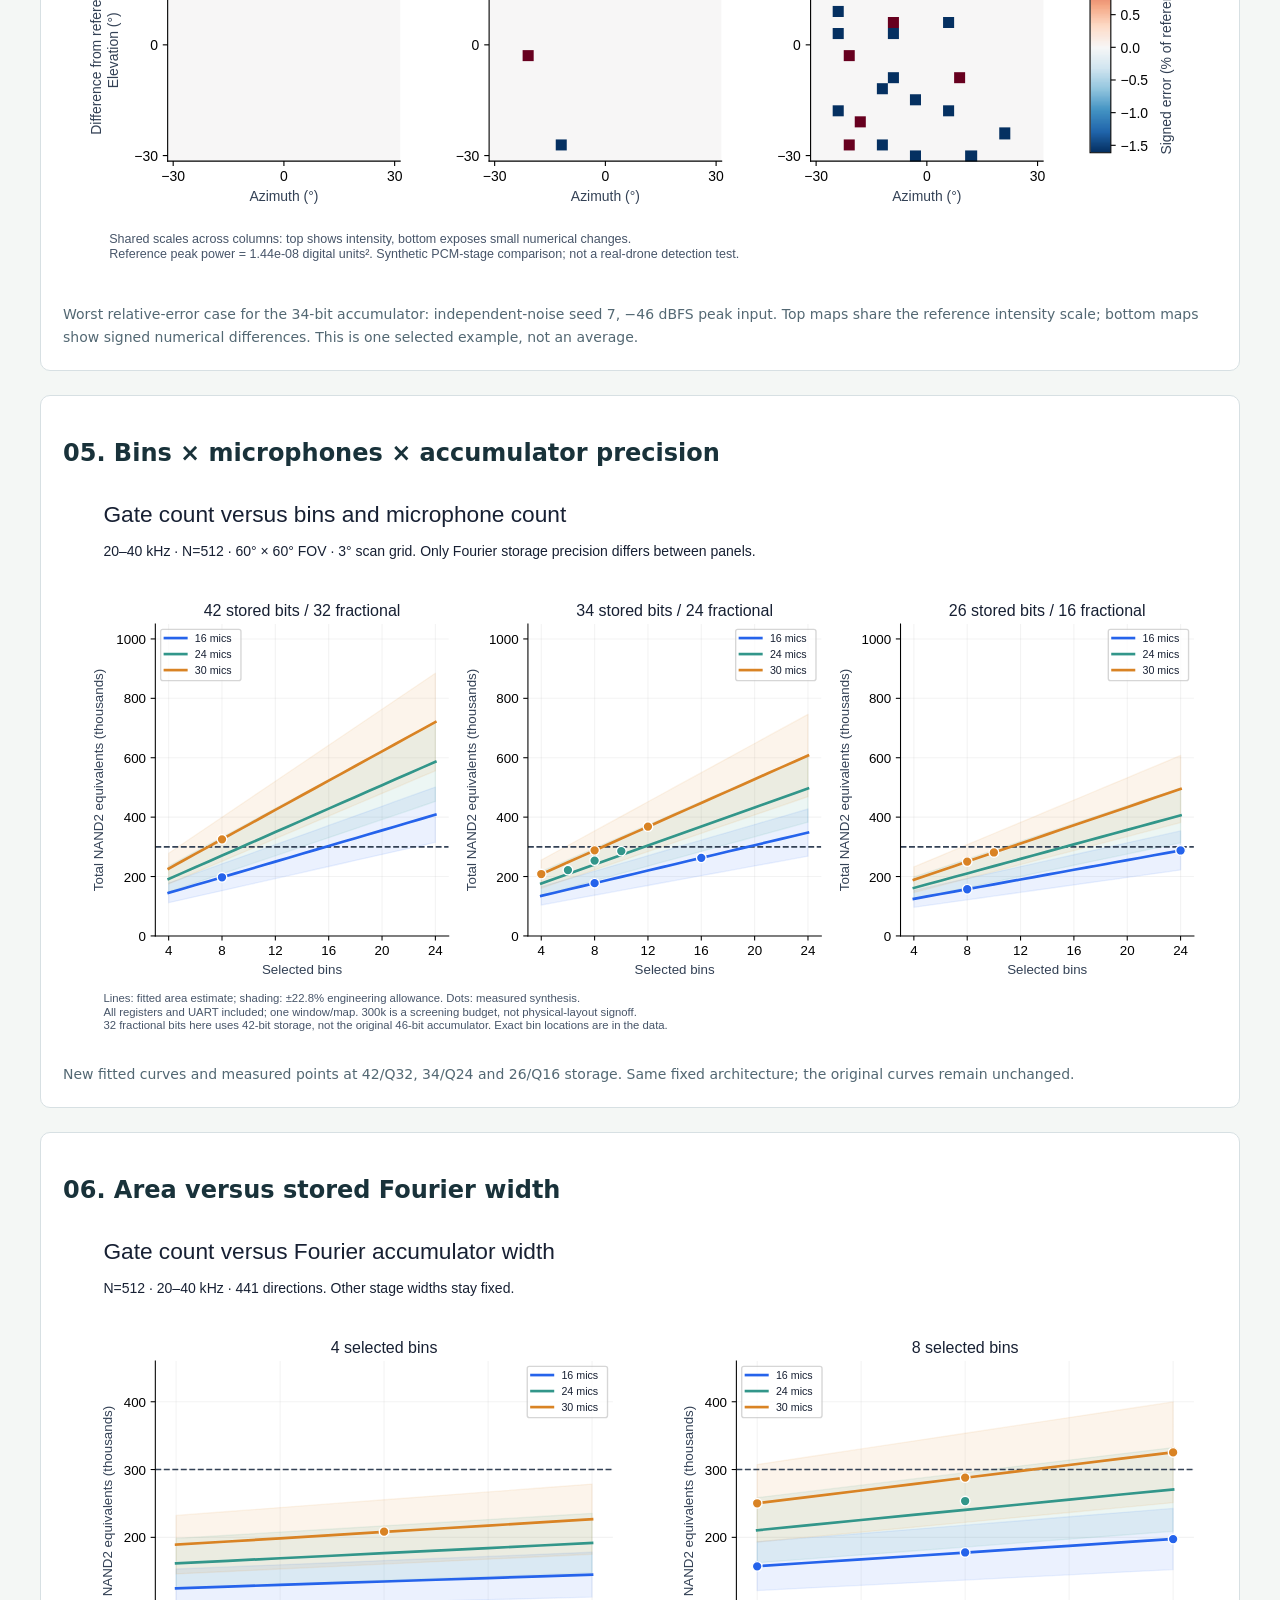
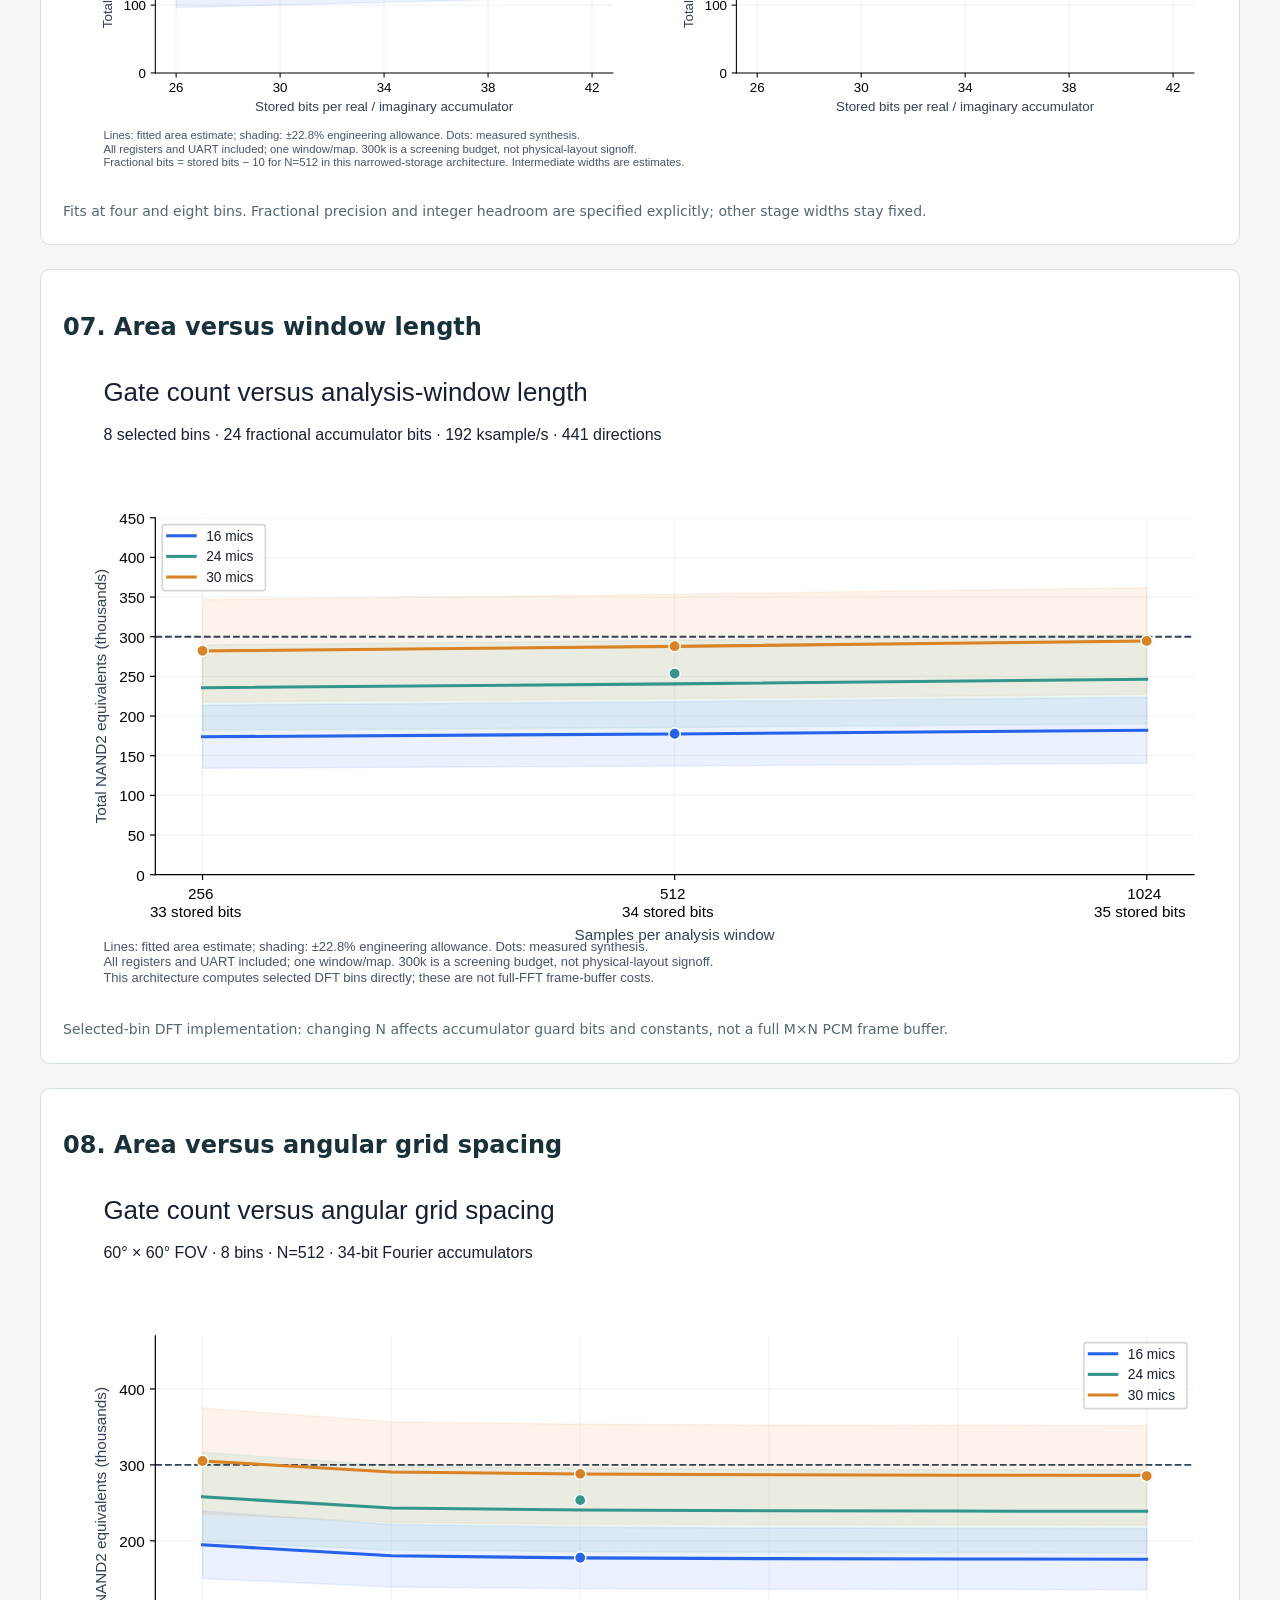
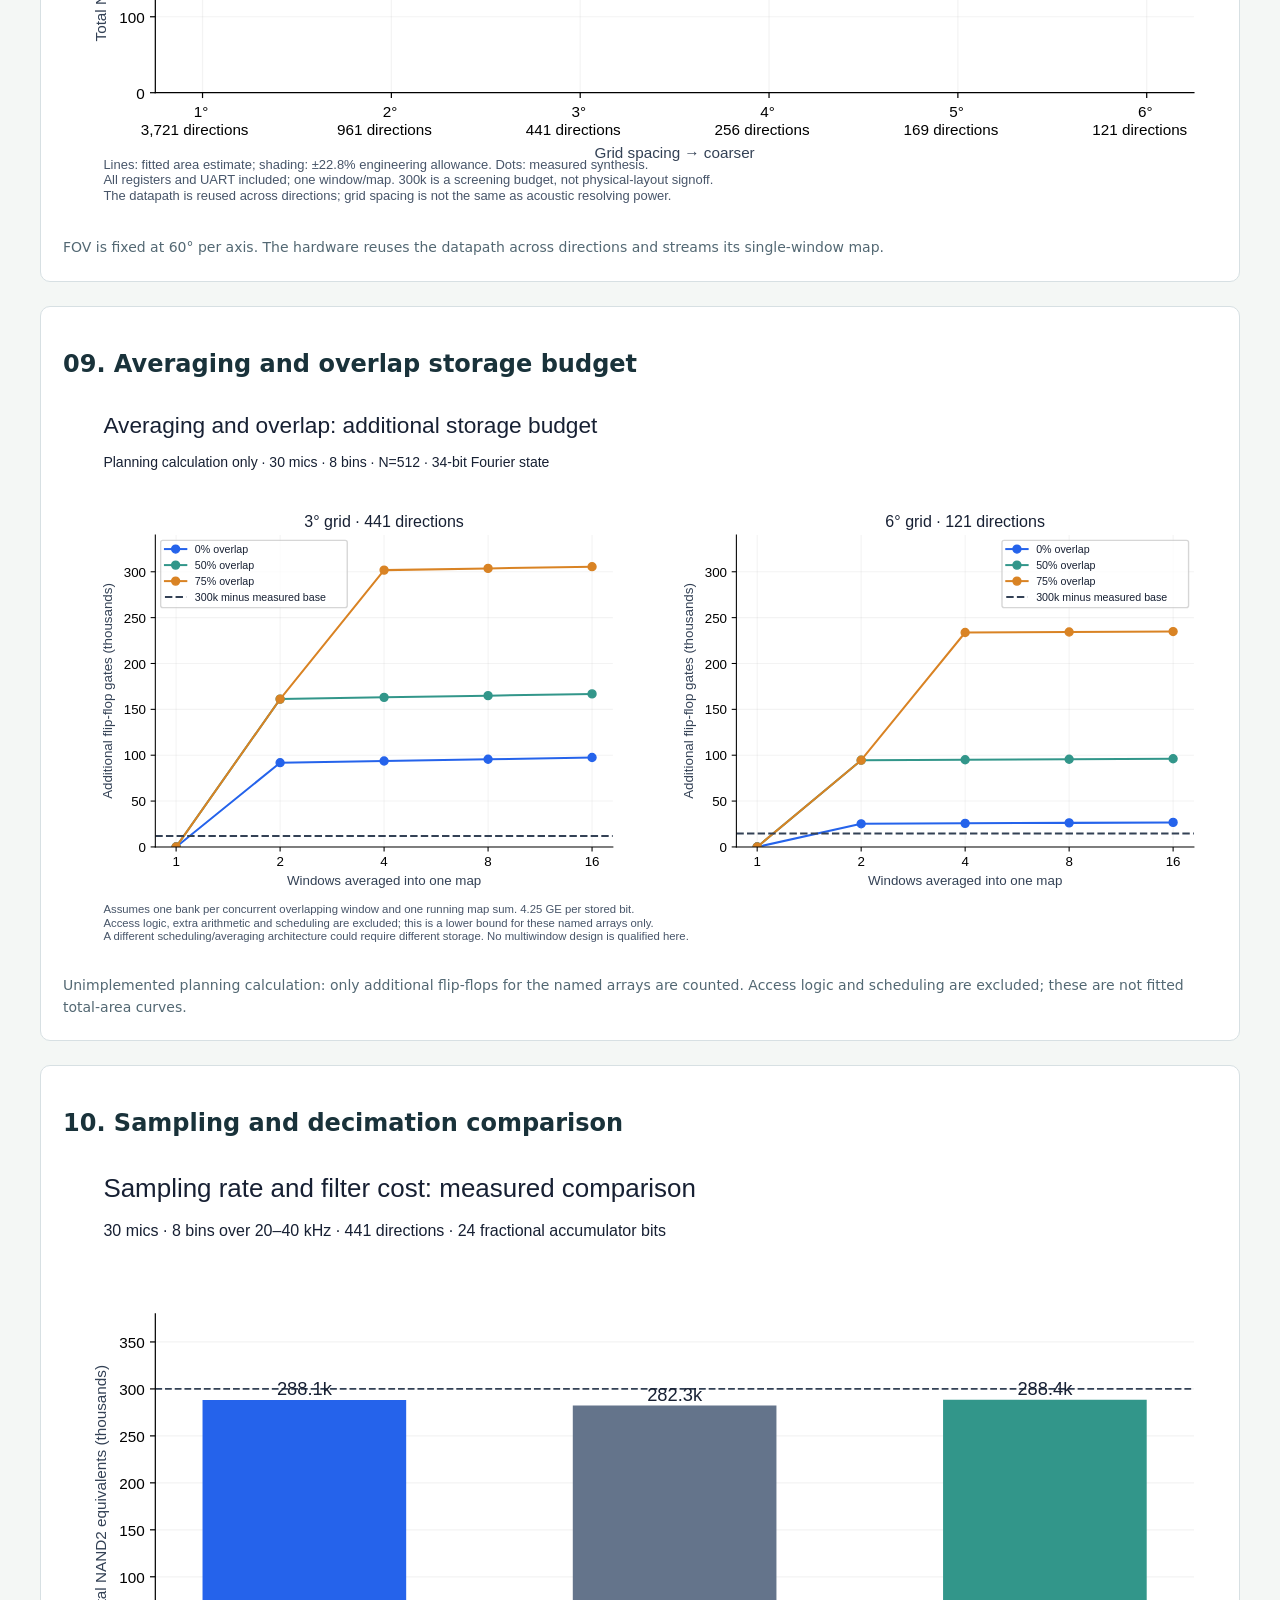
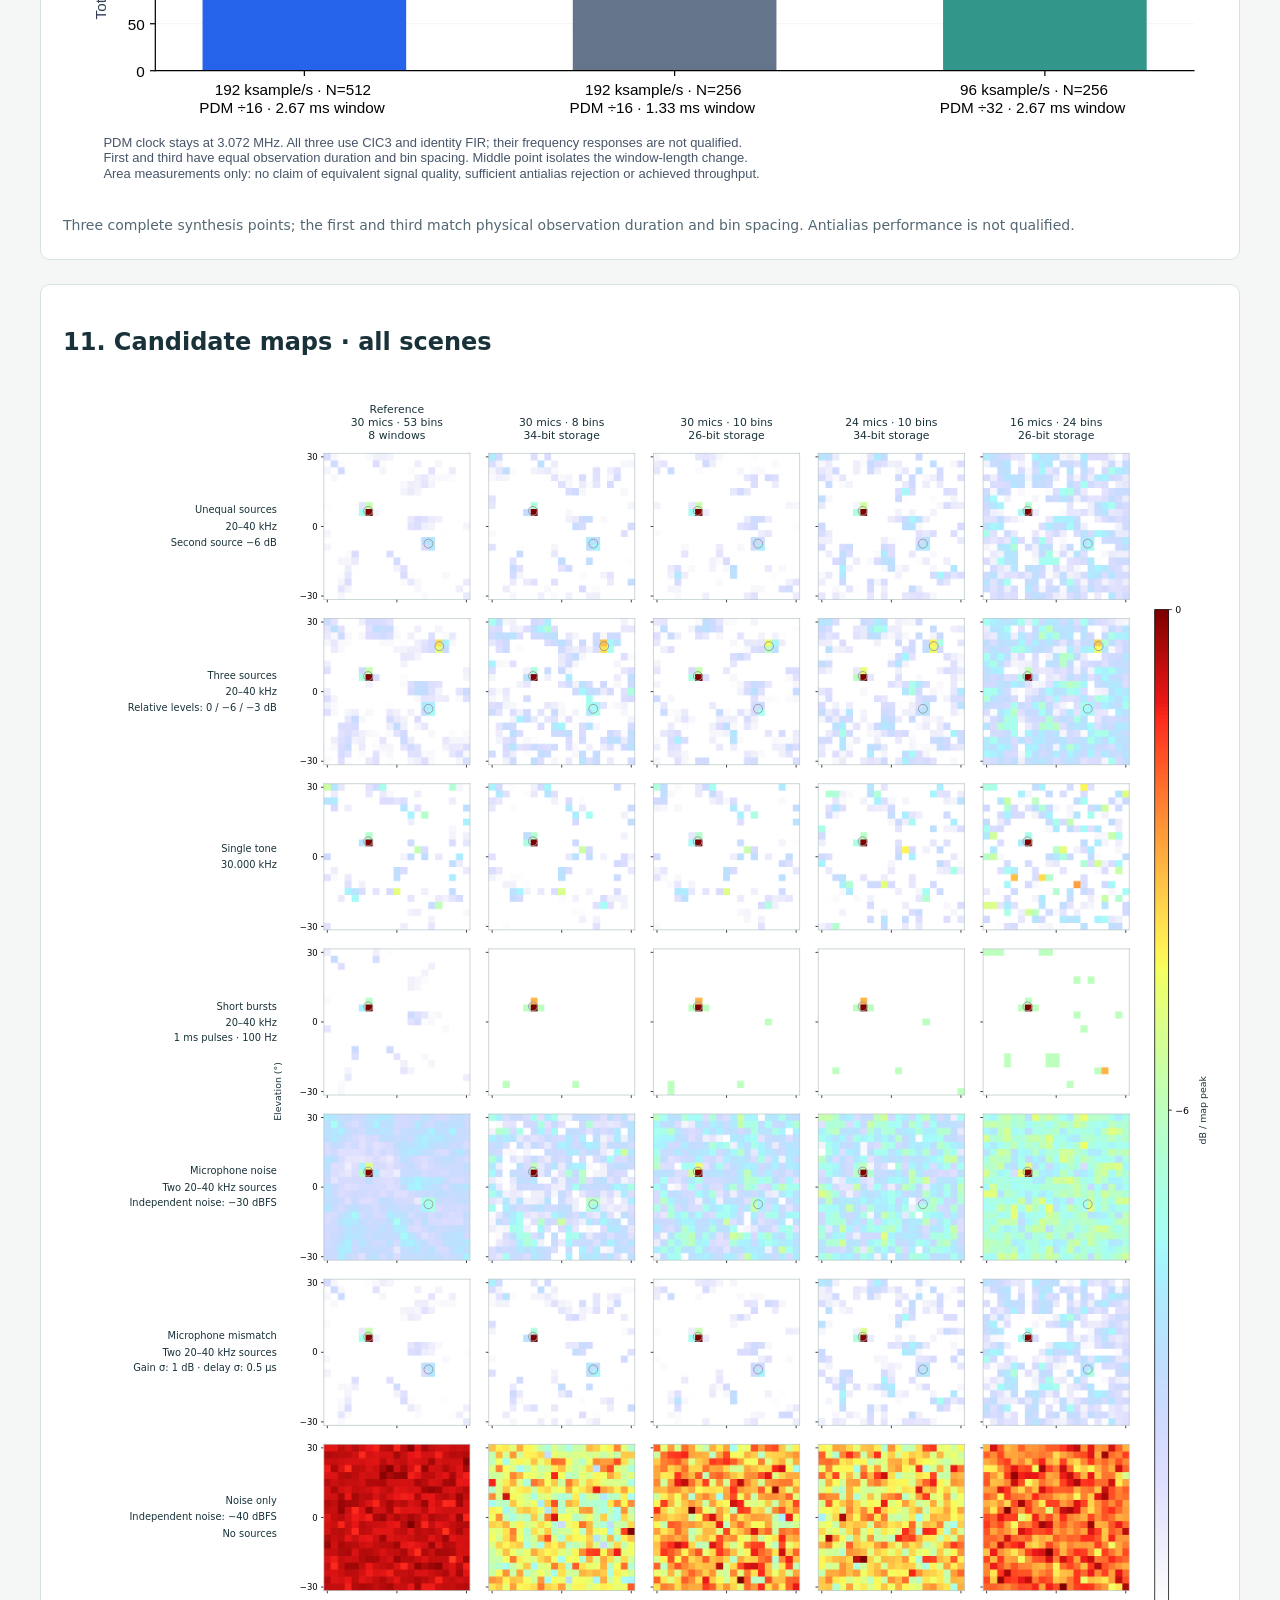
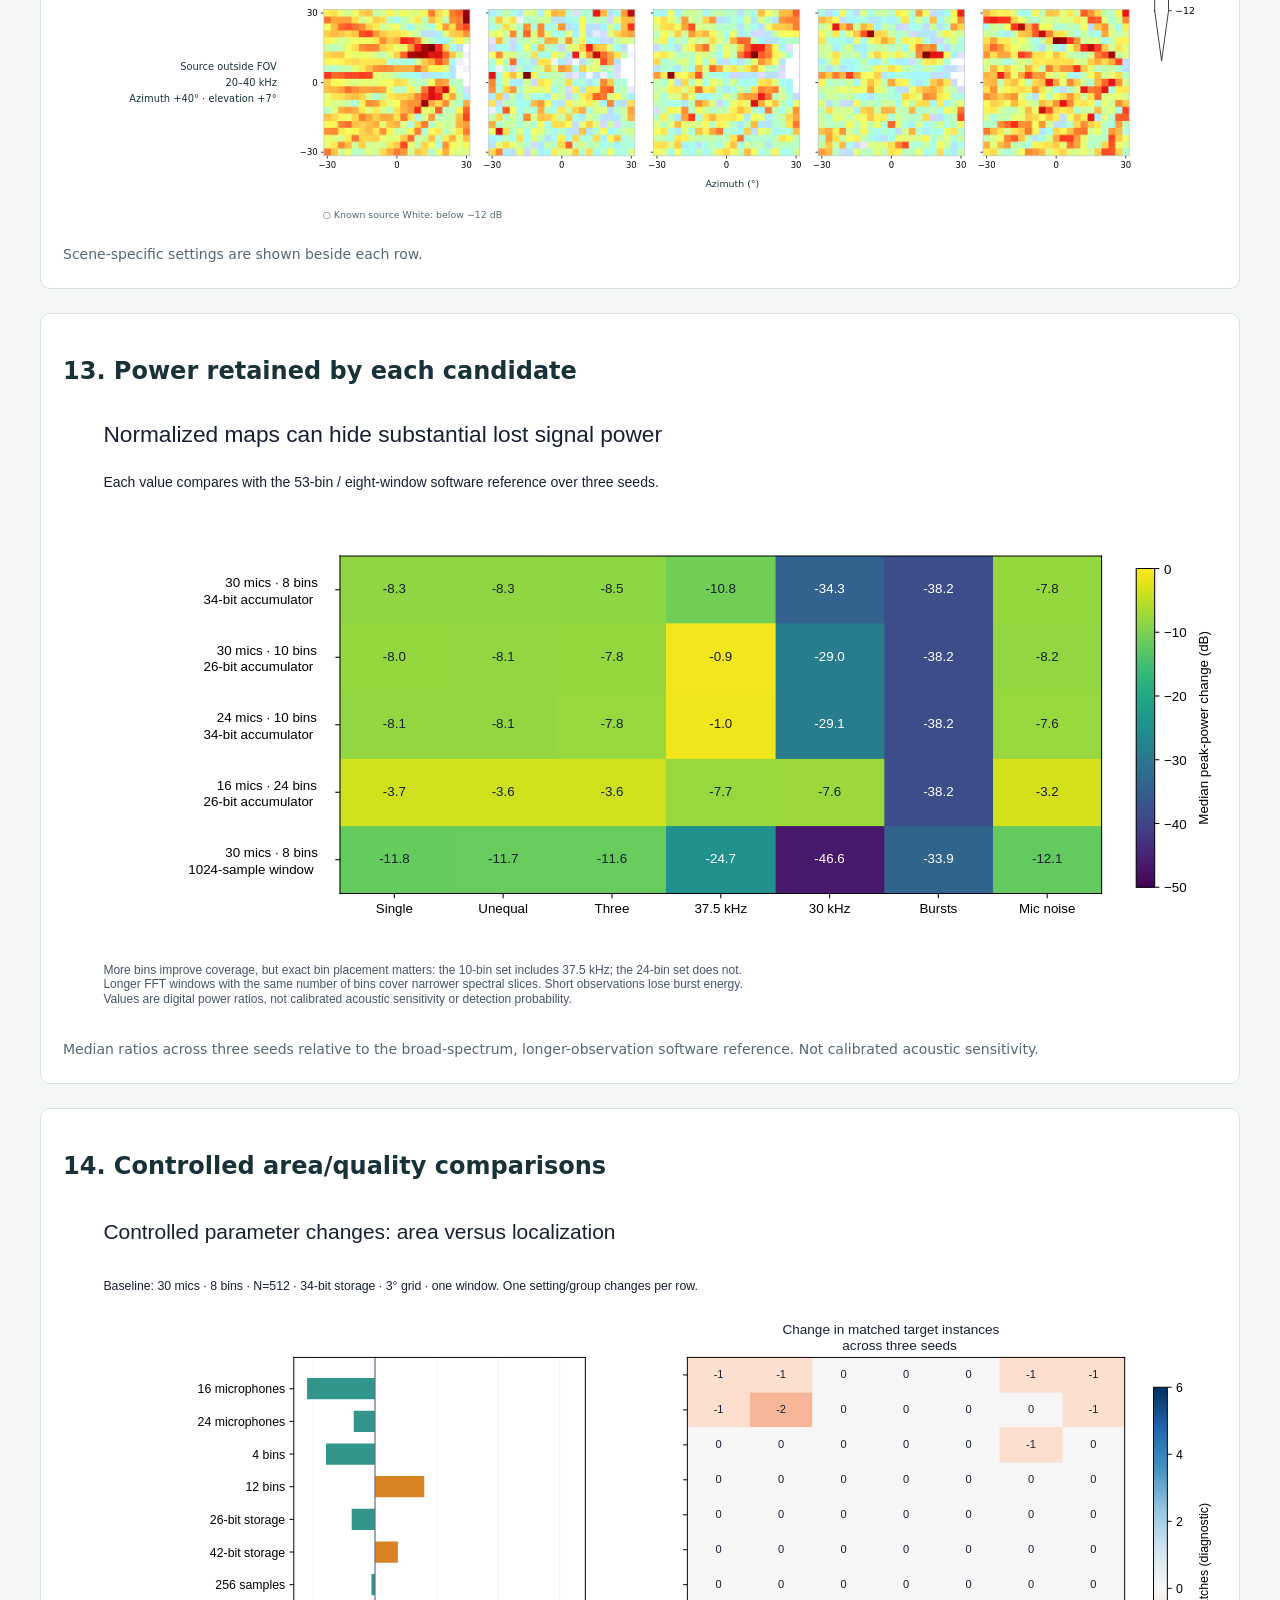
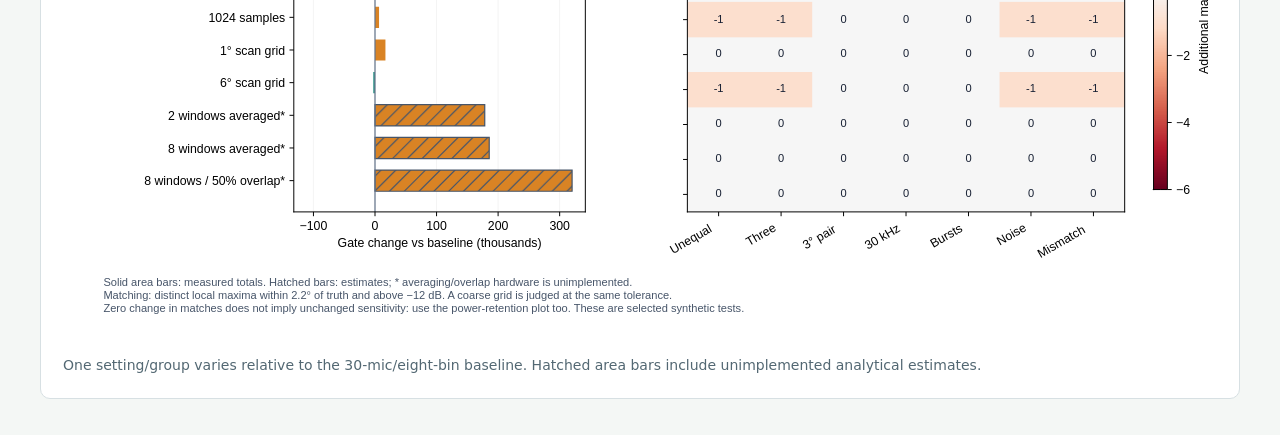
<file: assets/gate-count-study-v6/gallery.html>
<!doctype html><html lang="en"><meta charset="utf-8"><meta name="viewport" content="width=device-width,initial-scale=1"><title>Gate count and candidate results</title><style>body{font:16px/1.6 system-ui;color:#19323a;background:#f4f7f5;max-width:1200px;margin:36px auto;padding:0 20px}section{background:#fff;padding:22px;border:1px solid #d7e0e3;border-radius:10px;margin:24px 0}img{width:100%;height:auto}h1,h2{line-height:1.25}a{color:#006e72}figcaption{font-size:14px;color:#536873}figure{margin:0}</style><h1>Gate count and candidate results</h1><p>Measured synthesis, fitted estimates and unimplemented storage projections are labeled separately. <a href="../../#experiments">Return to Experiments</a>.</p><section><h2>01. Gate count versus microphone and bin counts</h2><figure><a href="../gate-count-study-v1/01-gates-vs-bins.png"><img src="../gate-count-study-v1/01-gates-vs-bins.png" loading="lazy" alt="Estimated gate count rises with selected-bin and microphone counts, with a 300k gate budget and one measured baseline point."></a><figcaption>Existing 20–40 kHz estimate: lines and shading are the original fitted model and engineering allowance. The black marker is the measured original 16-mic/eight-bin circuit, including UART.</figcaption></figure></section><section><h2>02. Measured savings from Fourier precision</h2><figure><a href="../gate-count-study-v1/02-precision-gates.svg"><img src="../gate-count-study-v1/02-precision-gates.svg" loading="lazy" alt="Four measured gate-count bars: original 46-bit 206.7k; 42-bit 197.5k; 34-bit 177.7k; 26-bit 157.2k."></a><figcaption>Holding 16 mics, eight bins, 512 samples and 441 directions fixed, total synthesis estimates fall from 206.7k to 197.5k, 177.7k and 157.2k NAND2 equivalents. All storage and UART are included.</figcaption></figure></section><section><h2>03. Quality versus digital signal level</h2><figure><a href="../gate-count-study-v1/03-precision-quality.svg"><img src="../gate-count-study-v1/03-precision-quality.svg" loading="lazy" alt="Two plots show accumulator pixel error and counts of all-zero maps as input signals become weaker."></a><figcaption>Accumulator rounding and power-output rounding are different tradeoffs. Weak-output failures must be counted alongside relative errors; the wide reference itself produces nine zero maps at the weakest level.</figcaption></figure></section><section><h2>04. Inspect the maps and their differences</h2><figure><a href="../gate-count-study-v1/04-precision-map-example.svg?v=thin-markers-1"><img src="../gate-count-study-v1/04-precision-map-example.svg?v=thin-markers-1" loading="lazy" alt="Reference, 34-bit and 26-bit acoustic maps with true-source circles above signed-error maps, all using shared scales."></a><figcaption>Worst relative-error case for the 34-bit accumulator: independent-noise seed 7, −46 dBFS peak input. Top maps share the reference intensity scale; bottom maps show signed numerical differences. This is one selected example, not an average.</figcaption></figure></section><section><h2>05. Bins × microphones × accumulator precision</h2><figure><a href="../gate-count-study-v2/05-area-bins-precision.svg"><img src="../gate-count-study-v2/05-area-bins-precision.svg" loading="lazy" alt="Bins × microphones × accumulator precision"></a><figcaption>New fitted curves and measured points at 42/Q32, 34/Q24 and 26/Q16 storage. Same fixed architecture; the original curves remain unchanged.</figcaption></figure></section><section><h2>06. Area versus stored Fourier width</h2><figure><a href="../gate-count-study-v2/06-area-accumulator-width.svg"><img src="../gate-count-study-v2/06-area-accumulator-width.svg" loading="lazy" alt="Area versus stored Fourier width"></a><figcaption>Fits at four and eight bins. Fractional precision and integer headroom are specified explicitly; other stage widths stay fixed.</figcaption></figure></section><section><h2>07. Area versus window length</h2><figure><a href="../gate-count-study-v2/07-area-window-length.svg"><img src="../gate-count-study-v2/07-area-window-length.svg" loading="lazy" alt="Area versus window length"></a><figcaption>Selected-bin DFT implementation: changing N affects accumulator guard bits and constants, not a full M×N PCM frame buffer.</figcaption></figure></section><section><h2>08. Area versus angular grid spacing</h2><figure><a href="../gate-count-study-v2/08-area-scan-grid.svg"><img src="../gate-count-study-v2/08-area-scan-grid.svg" loading="lazy" alt="Area versus angular grid spacing"></a><figcaption>FOV is fixed at 60° per axis. The hardware reuses the datapath across directions and streams its single-window map.</figcaption></figure></section><section><h2>09. Averaging and overlap storage budget</h2><figure><a href="../gate-count-study-v2/09-averaging-storage-budget.svg"><img src="../gate-count-study-v2/09-averaging-storage-budget.svg" loading="lazy" alt="Averaging and overlap storage budget"></a><figcaption>Unimplemented planning calculation: only additional flip-flops for the named arrays are counted. Access logic and scheduling are excluded; these are not fitted total-area curves.</figcaption></figure></section><section><h2>10. Sampling and decimation comparison</h2><figure><a href="../gate-count-study-v2/10-area-sampling-filter.svg"><img src="../gate-count-study-v2/10-area-sampling-filter.svg" loading="lazy" alt="Sampling and decimation comparison"></a><figcaption>Three complete synthesis points; the first and third match physical observation duration and bin spacing. Antialias performance is not qualified.</figcaption></figure></section><section><h2>11. Candidate maps · all scenes</h2><figure><a href="11-candidate-maps-all.svg?v=thin-markers-1"><img src="11-candidate-maps-all.svg?v=thin-markers-1" alt="Eight scene rows across the reference and four candidates" loading="lazy"></a><figcaption>Scene-specific settings are shown beside each row.</figcaption></figure></section><section><h2>13. Power retained by each candidate</h2><figure><a href="../gate-count-study-v2/13-candidate-power-retention.svg"><img src="../gate-count-study-v2/13-candidate-power-retention.svg" loading="lazy" alt="Power retained by each candidate"></a><figcaption>Median ratios across three seeds relative to the broad-spectrum, longer-observation software reference. Not calibrated acoustic sensitivity.</figcaption></figure></section><section><h2>14. Controlled area/quality comparisons</h2><figure><a href="../gate-count-study-v2/14-parameter-area-quality.svg"><img src="../gate-count-study-v2/14-parameter-area-quality.svg" loading="lazy" alt="Controlled area/quality comparisons"></a><figcaption>One setting/group varies relative to the 30-mic/eight-bin baseline. Hatched area bars include unimplemented analytical estimates.</figcaption></figure></section></html>
</file>
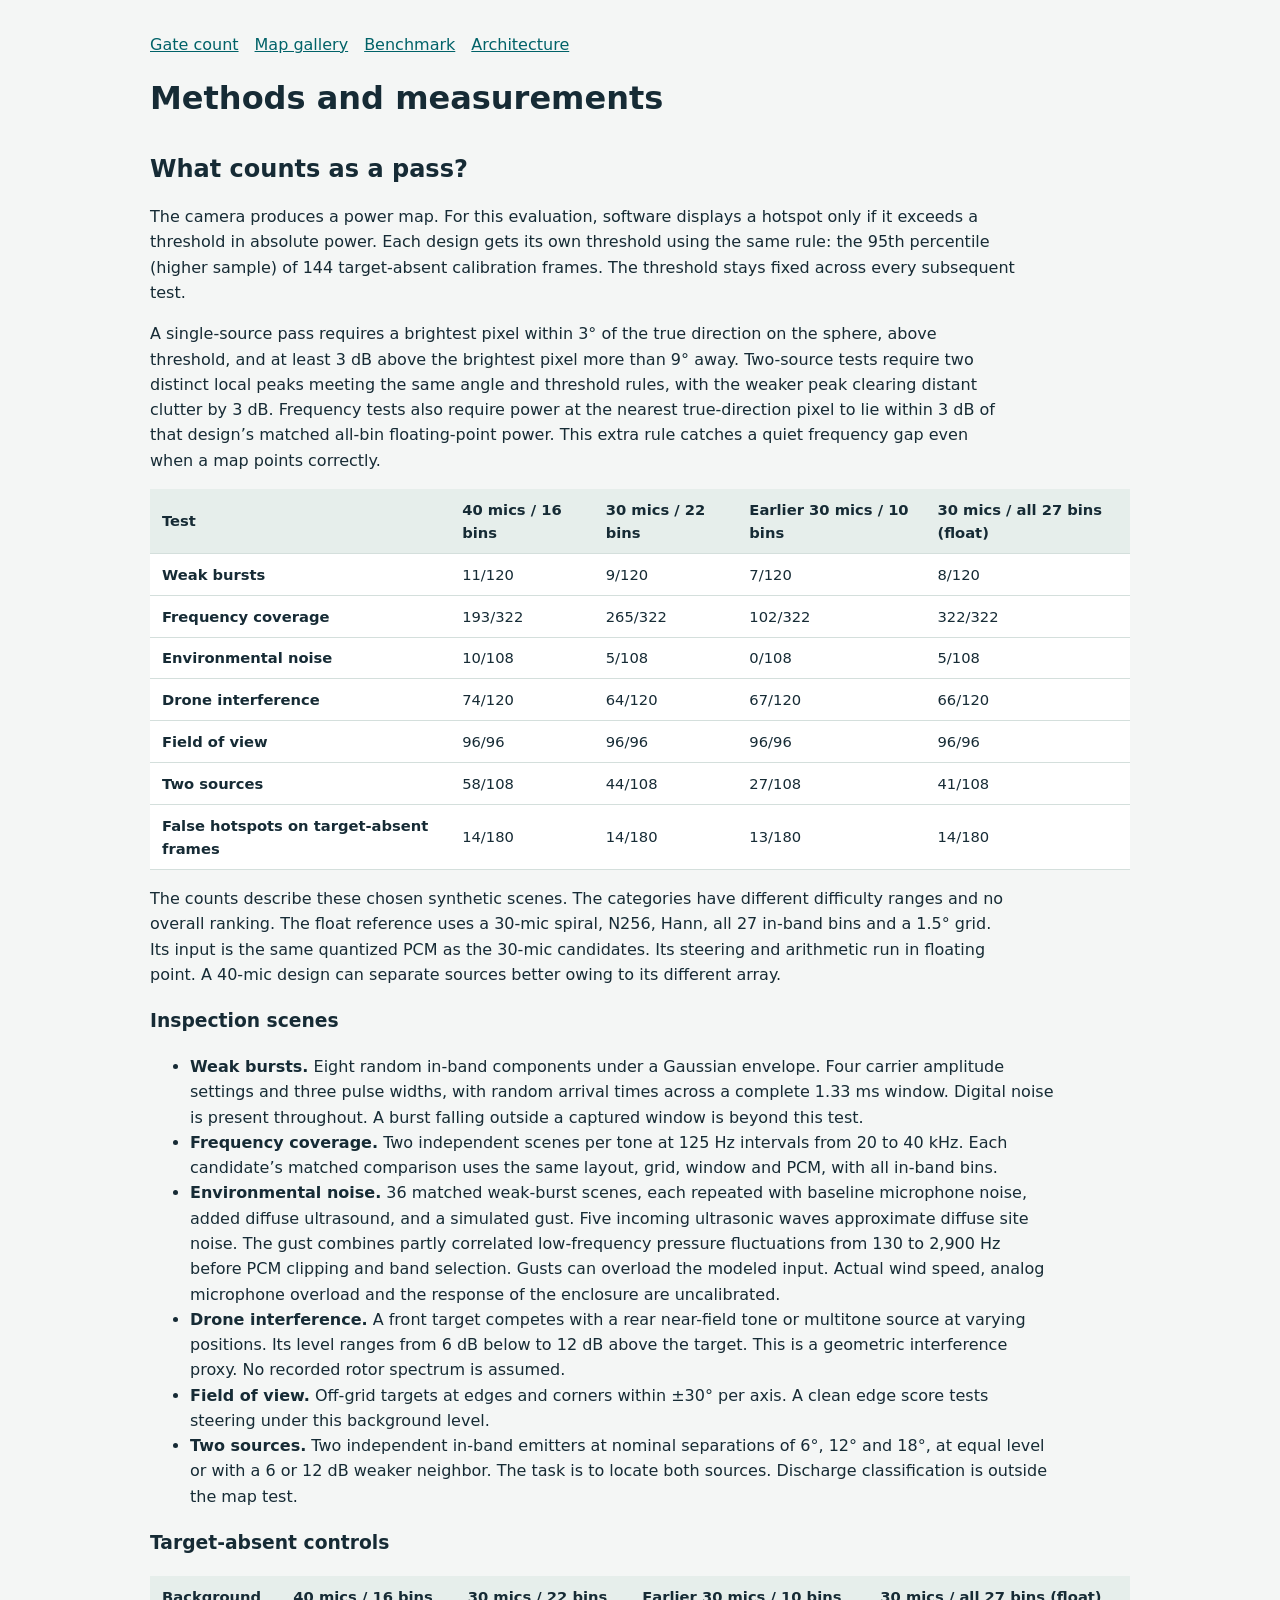
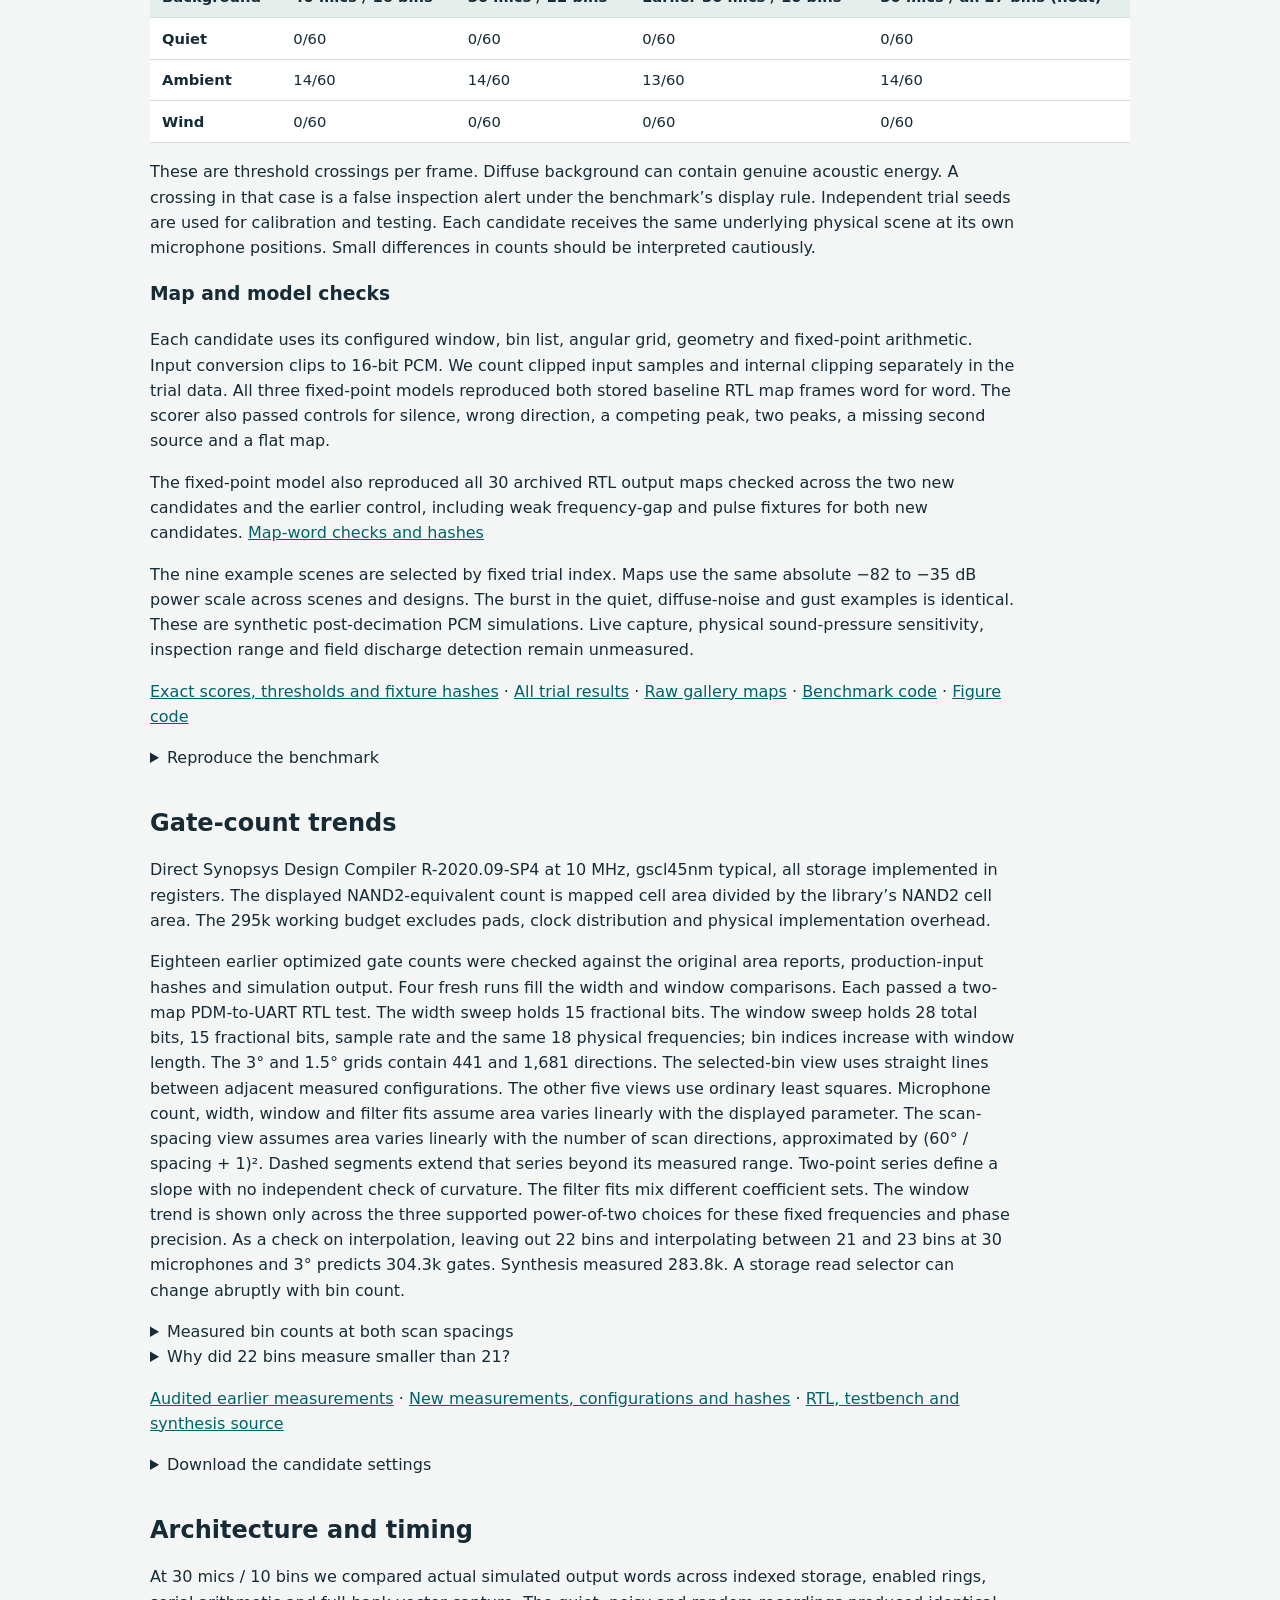
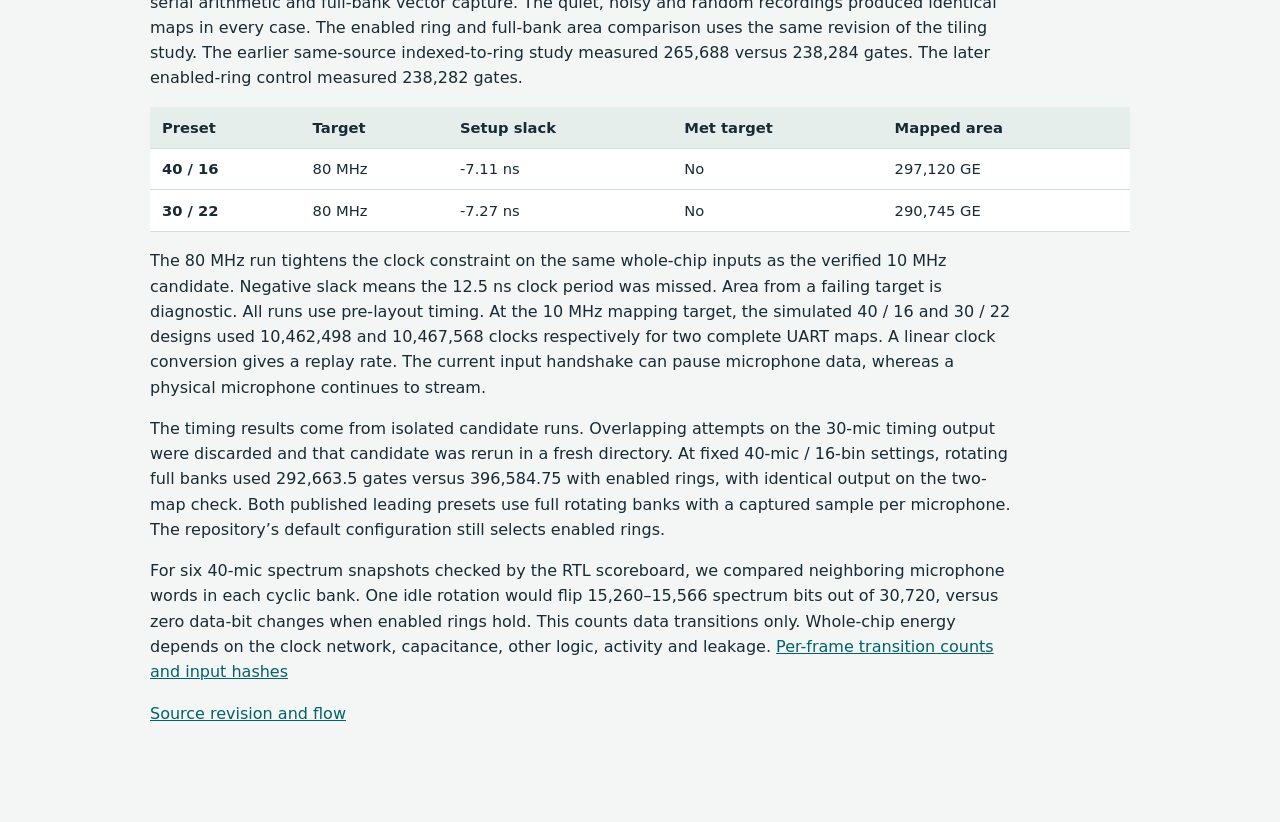
<file: assets/inspection-study/methods.html>
<!doctype html><html lang="en"><head><meta charset="utf-8"><meta name="viewport" content="width=device-width,initial-scale=1">
<title>Methods and measurements · LMCA</title><style>
:root{font:100%/1.58 system-ui,sans-serif;color:#162b35;background:#f4f6f5}body{max-width:980px;margin:auto;padding:2rem 5vw 5rem}nav{display:flex;flex-wrap:wrap;gap:1rem}a{color:#006268}h1,h2{line-height:1.2}h2{margin-top:2.4rem}p,li{max-width:85ch}.scroll{overflow:auto}table{border-collapse:collapse;background:white;font-size:.92rem;min-width:620px;width:100%}td,th{padding:.55rem .75rem;text-align:left;border-bottom:1px solid #d4dfdc}thead th{background:#e6eeeb}code{overflow-wrap:anywhere}</style></head>
<body><nav><a href="../../?study=gate-budget#experiments">Gate count</a><a href="../../?study=map-quality#experiments">Map gallery</a><a href="../../?study=benchmark#experiments">Benchmark</a><a href="../../#architecture">Architecture</a></nav><h1>Methods and measurements</h1>
<section id="benchmark"><h2>What counts as a pass?</h2><p>The camera produces a power map. For this evaluation, software displays a hotspot only if it exceeds a threshold in absolute power. Each design gets its own threshold using the same rule: the 95th percentile (higher sample) of 144 target-absent calibration frames. The threshold stays fixed across every subsequent test.</p>
<p>A single-source pass requires a brightest pixel within 3° of the true direction on the sphere, above threshold, and at least 3 dB above the brightest pixel more than 9° away. Two-source tests require two distinct local peaks meeting the same angle and threshold rules, with the weaker peak clearing distant clutter by 3 dB. Frequency tests also require power at the nearest true-direction pixel to lie within 3 dB of that design’s matched all-bin floating-point power. This extra rule catches a quiet frequency gap even when a map points correctly.</p>
<div class="scroll"><table><thead><tr><th scope='col'>Test</th><th scope='col'>40 mics / 16 bins</th><th scope='col'>30 mics / 22 bins</th><th scope='col'>Earlier 30 mics / 10 bins</th><th scope='col'>30 mics / all 27 bins (float)</th></tr></thead><tbody><tr><th scope='row'>Weak bursts</th><td>11/120</td><td>9/120</td><td>7/120</td><td>8/120</td></tr><tr><th scope='row'>Frequency coverage</th><td>193/322</td><td>265/322</td><td>102/322</td><td>322/322</td></tr><tr><th scope='row'>Environmental noise</th><td>10/108</td><td>5/108</td><td>0/108</td><td>5/108</td></tr><tr><th scope='row'>Drone interference</th><td>74/120</td><td>64/120</td><td>67/120</td><td>66/120</td></tr><tr><th scope='row'>Field of view</th><td>96/96</td><td>96/96</td><td>96/96</td><td>96/96</td></tr><tr><th scope='row'>Two sources</th><td>58/108</td><td>44/108</td><td>27/108</td><td>41/108</td></tr><tr><th scope='row'>False hotspots on target-absent frames</th><td>14/180</td><td>14/180</td><td>13/180</td><td>14/180</td></tr></tbody></table></div><p>The counts describe these chosen synthetic scenes. The categories have different difficulty ranges and no overall ranking. The float reference uses a 30-mic spiral, N256, Hann, all 27 in-band bins and a 1.5° grid. Its input is the same quantized PCM as the 30-mic candidates. Its steering and arithmetic run in floating point. A 40-mic design can separate sources better owing to its different array.</p>
<h3>Inspection scenes</h3><ul>
<li><b>Weak bursts.</b> Eight random in-band components under a Gaussian envelope. Four carrier amplitude settings and three pulse widths, with random arrival times across a complete 1.33 ms window. Digital noise is present throughout. A burst falling outside a captured window is beyond this test.</li>
<li><b>Frequency coverage.</b> Two independent scenes per tone at 125 Hz intervals from 20 to 40 kHz. Each candidate’s matched comparison uses the same layout, grid, window and PCM, with all in-band bins.</li>
<li><b>Environmental noise.</b> 36 matched weak-burst scenes, each repeated with baseline microphone noise, added diffuse ultrasound, and a simulated gust. Five incoming ultrasonic waves approximate diffuse site noise. The gust combines partly correlated low-frequency pressure fluctuations from 130 to 2,900 Hz before PCM clipping and band selection. Gusts can overload the modeled input. Actual wind speed, analog microphone overload and the response of the enclosure are uncalibrated.</li>
<li><b>Drone interference.</b> A front target competes with a rear near-field tone or multitone source at varying positions. Its level ranges from 6 dB below to 12 dB above the target. This is a geometric interference proxy. No recorded rotor spectrum is assumed.</li>
<li><b>Field of view.</b> Off-grid targets at edges and corners within ±30° per axis. A clean edge score tests steering under this background level.</li>
<li><b>Two sources.</b> Two independent in-band emitters at nominal separations of 6°, 12° and 18°, at equal level or with a 6 or 12 dB weaker neighbor. The task is to locate both sources. Discharge classification is outside the map test.</li></ul>
<h3>Target-absent controls</h3><div class="scroll"><table><thead><tr><th scope='col'>Background</th><th scope='col'>40 mics / 16 bins</th><th scope='col'>30 mics / 22 bins</th><th scope='col'>Earlier 30 mics / 10 bins</th><th scope='col'>30 mics / all 27 bins (float)</th></tr></thead><tbody><tr><th scope='row'>Quiet</th><td>0/60</td><td>0/60</td><td>0/60</td><td>0/60</td></tr><tr><th scope='row'>Ambient</th><td>14/60</td><td>14/60</td><td>13/60</td><td>14/60</td></tr><tr><th scope='row'>Wind</th><td>0/60</td><td>0/60</td><td>0/60</td><td>0/60</td></tr></tbody></table></div><p>These are threshold crossings per frame. Diffuse background can contain genuine acoustic energy. A crossing in that case is a false inspection alert under the benchmark’s display rule. Independent trial seeds are used for calibration and testing. Each candidate receives the same underlying physical scene at its own microphone positions. Small differences in counts should be interpreted cautiously.</p>
<h3>Map and model checks</h3><p>Each candidate uses its configured window, bin list, angular grid, geometry and fixed-point arithmetic. Input conversion clips to 16-bit PCM. We count clipped input samples and internal clipping separately in the trial data. All three fixed-point models reproduced both stored baseline RTL map frames word for word. The scorer also passed controls for silence, wrong direction, a competing peak, two peaks, a missing second source and a flat map.</p>
<p>The fixed-point model also reproduced all 30 archived RTL output maps checked across the two new candidates and the earlier control, including weak frequency-gap and pulse fixtures for both new candidates. <a href="multi-scene-checks.json">Map-word checks and hashes</a></p>
<p>The nine example scenes are selected by fixed trial index. Maps use the same absolute −82 to −35 dB power scale across scenes and designs. The burst in the quiet, diffuse-noise and gust examples is identical. These are synthetic post-decimation PCM simulations. Live capture, physical sound-pressure sensitivity, inspection range and field discharge detection remain unmeasured.</p>
<p><a href="benchmark.json">Exact scores, thresholds and fixture hashes</a> · <a href="trials.csv">All trial results</a> · <a href="gallery.npz">Raw gallery maps</a> · <a href="run_benchmark.py">Benchmark code</a> · <a href="make_plots.py">Figure code</a></p>
<details><summary>Reproduce the benchmark</summary><p>Use the pinned <a href="https://github.com/EasonLi292/lmco-acoustic-camera-algorithm/tree/9458624ba3ab3af88abd1f1944244bb8f43ba921/DFT-DAS">DFT-DAS source</a>, Python 3.11 or newer, NumPy, SciPy and Matplotlib. From this study directory run <code>python run_benchmark.py /path/to/DFT-DAS .</code> followed by <code>python make_plots.py bench</code>. The bundled <a href="rtl-anchors.npz">PCM inputs and actual RTL map words</a> and <a href="rtl-anchors.json">fixture records</a> allow the initial bit-exact check without a simulator installation.</p></details></section>
<section id="gates"><h2>Gate-count trends</h2>
<p>Direct Synopsys Design Compiler R-2020.09-SP4 at 10 MHz, gscl45nm typical, all storage implemented in registers. The displayed NAND2-equivalent count is mapped cell area divided by the library’s NAND2 cell area. The 295k working budget excludes pads, clock distribution and physical implementation overhead.</p>
<p>Eighteen earlier optimized gate counts were checked against the original area reports, production-input hashes and simulation output. Four fresh runs fill the width and window comparisons. Each passed a two-map PDM-to-UART RTL test. The width sweep holds 15 fractional bits. The window sweep holds 28 total bits, 15 fractional bits, sample rate and the same 18 physical frequencies; bin indices increase with window length. The 3° and 1.5° grids contain 441 and 1,681 directions. The selected-bin view uses straight lines between adjacent measured configurations. The other five views use ordinary least squares. Microphone count, width, window and filter fits assume area varies linearly with the displayed parameter. The scan-spacing view assumes area varies linearly with the number of scan directions, approximated by (60° / spacing + 1)². Dashed segments extend that series beyond its measured range. Two-point series define a slope with no independent check of curvature. The filter fits mix different coefficient sets. The window trend is shown only across the three supported power-of-two choices for these fixed frequencies and phase precision. As a check on interpolation, leaving out 22 bins and interpolating between 21 and 23 bins at 30 microphones and 3° predicts 304.3k gates. Synthesis measured 283.8k. A storage read selector can change abruptly with bin count.</p>
<details id="bin-grid-pairs"><summary>Measured bin counts at both scan spacings</summary>
<p>The two grid spacings use identical bin lists at every point within each microphone count. Seven additional syntheses complete the pairs. Every new build passed both the pipeline and two-map UART tests. Each grid uses the same seven bin counts at 30 microphones and the same three at 40. At every pair, the two builds produced identical map words for all 441 shared directions on both frames. Solid lines interpolate between neighboring measurements. Dashed lines extend the nearest two measurements by up to two bins. The coarse and fine grids scan 441 and 1,681 directions using the same arithmetic unit.</p>
<div class="scroll"><table><thead><tr><th scope='col'>Mics</th><th scope='col'>Bins</th><th scope='col'>3° area (GE)</th><th scope='col'>1.5° area (GE)</th><th scope='col'>Change at 1.5° (GE)</th></tr></thead><tbody><tr><th scope='row'>30</th><td>14</td><td>224,434.50</td><td>230,050.00</td><td>+5,615.50</td></tr><tr><th scope='row'>30</th><td>18</td><td>249,349.50</td><td>254,962.50</td><td>+5,613.00</td></tr><tr><th scope='row'>30</th><td>20</td><td>273,612.75</td><td>279,211.50</td><td>+5,598.75</td></tr><tr><th scope='row'>30</th><td>21</td><td>295,067.25</td><td>300,686.75</td><td>+5,619.50</td></tr><tr><th scope='row'>30</th><td>22</td><td>283,751.75</td><td>289,394.00</td><td>+5,642.25</td></tr><tr><th scope='row'>30</th><td>23</td><td>313,560.75</td><td>319,171.00</td><td>+5,610.25</td></tr><tr><th scope='row'>30</th><td>24</td><td>322,778.25</td><td>328,360.00</td><td>+5,581.75</td></tr><tr><th scope='row'>40</th><td>14</td><td>275,466.00</td><td>283,120.25</td><td>+7,654.25</td></tr><tr><th scope='row'>40</th><td>16</td><td>284,942.25</td><td>292,663.50</td><td>+7,721.25</td></tr><tr><th scope='row'>40</th><td>22</td><td>416,552.50</td><td>424,277.75</td><td>+7,725.25</td></tr></tbody></table></div><p>Each dot is a complete synthesis of the rotating-bank RTL with its original spectrum read address. At 40 microphones and 3°, the mapped read circuit connected to 112 spectrum positions at 14 bins, 32 at 16 bins and all 880 at 22 bins. Extrapolating the first two points to 22 bins would give 313.4k gates. Synthesis measured 416.6k. Use measured points for individual gate-budget decisions.</p></details>
<details id="bin-selector"><summary>Why did 22 bins measure smaller than 21?</summary>
<p>Both builds use 30 microphones and a 3° grid. Each bin has a rotating bank that brings the required microphone value to its front. All 30 microphones fit in one tile, so the read circuit only needs the bin index. The original RTL also calculates a tile offset from the microphone index. Valid microphone indices run from 0 through 29 and always give an offset of zero. The five-bit index also encodes 30 and 31. Synthesis kept selection logic for the more general address. Changing the bin count changed the binary offset for a second tile from 630 to 660, which let the tool eliminate different branches of the selector.</p>
<p>In the original mapped circuits, 374 spectrum positions fed combinational logic at 21 bins and 180 at 22 bins. Each position supplies 24 real bits and 24 imaginary bits. Adding a bin required 1,440 extra flip-flops, costing 6,120 gate equivalents. Combinational logic fell by 17,435.5 equivalents, so total area fell by 11,315.5.</p>
<p>For a controlled test we changed only the spectrum read address to use the bin index directly when all microphones fit in one tile. Both selectors then connected to 32 positions, the range of the five-bit bin index. The 21-bin build fell from 295,067 to 261,819 gate equivalents. The 22-bin build fell from 283,752 to 268,077. Each build reproduced its original 882 map words and cycle count in the two-map UART test. The gate plots use the original rotating-bank RTL throughout. <a href="bin-selector-check.json">Four synthesis measurements and map checks</a></p></details>
<p><a href="audited-gates.json">Audited earlier measurements</a> · <a href="new-gates.json">New measurements, configurations and hashes</a> · <a href="https://github.com/EasonLi292/lmco-acoustic-camera-algorithm/tree/9458624ba3ab3af88abd1f1944244bb8f43ba921/DFT-DAS">RTL, testbench and synthesis source</a></p>
<details><summary>Download the candidate settings</summary><ul>
<li><a href="../design-space-2026-11-17/candidate_balanced_40m_k16.toml">40 mics / 16 bins</a> · balanced candidate</li>
<li><a href="../design-space-2026-11-17/candidate_coverage_30m_k22.toml">30 mics / 22 bins</a> · frequency coverage</li>
<li><a href="../design-space-2026-11-17/candidate_sources_40m_k14.toml">40 mics / 14 bins</a> · smaller-area option</li>
<li><a href="../design-space-2026-11-17/candidate_wide_30m_k18.toml">30 mics / 18 bins</a> · wider physical array</li>
<li><a href="../design-space-2026-11-17/candidate_notch24k_30m_k18.toml">30 mics / 18 bins with a 24 kHz notch</a> · rejects wanted and unwanted energy at that frequency</li></ul></details></section>
<section id="architecture"><h2>Architecture and timing</h2><p>At 30 mics / 10 bins we compared actual simulated output words across indexed storage, enabled rings, serial arithmetic and full-bank vector capture. The quiet, noisy and random recordings produced identical maps in every case. The enabled ring and full-bank area comparison uses the same revision of the tiling study. The earlier same-source indexed-to-ring study measured 265,688 versus 238,284 gates. The later enabled-ring control measured 238,282 gates.</p>
<div class="scroll"><table><thead><tr><th scope='col'>Preset</th><th scope='col'>Target</th><th scope='col'>Setup slack</th><th scope='col'>Met target</th><th scope='col'>Mapped area</th></tr></thead><tbody><tr><th scope='row'>40 / 16</th><td>80 MHz</td><td>-7.11 ns</td><td>No</td><td>297,120 GE</td></tr><tr><th scope='row'>30 / 22</th><td>80 MHz</td><td>-7.27 ns</td><td>No</td><td>290,745 GE</td></tr></tbody></table></div><p>The 80 MHz run tightens the clock constraint on the same whole-chip inputs as the verified 10 MHz candidate. Negative slack means the 12.5 ns clock period was missed. Area from a failing target is diagnostic. All runs use pre-layout timing. At the 10 MHz mapping target, the simulated 40 / 16 and 30 / 22 designs used 10,462,498 and 10,467,568 clocks respectively for two complete UART maps. A linear clock conversion gives a replay rate. The current input handshake can pause microphone data, whereas a physical microphone continues to stream.</p>
<p>The timing results come from isolated candidate runs. Overlapping attempts on the 30-mic timing output were discarded and that candidate was rerun in a fresh directory. At fixed 40-mic / 16-bin settings, rotating full banks used 292,663.5 gates versus 396,584.75 with enabled rings, with identical output on the two-map check. Both published leading presets use full rotating banks with a captured sample per microphone. The repository’s default configuration still selects enabled rings.</p>
<p>For six 40-mic spectrum snapshots checked by the RTL scoreboard, we compared neighboring microphone words in each cyclic bank. One idle rotation would flip 15,260–15,566 spectrum bits out of 30,720, versus zero data-bit changes when enabled rings hold. This counts data transitions only. Whole-chip energy depends on the clock network, capacitance, other logic, activity and leakage. <a href="storage-activity.json">Per-frame transition counts and input hashes</a></p><p><a href="provenance.json">Source revision and flow</a></p></section>
</body></html>
</file>
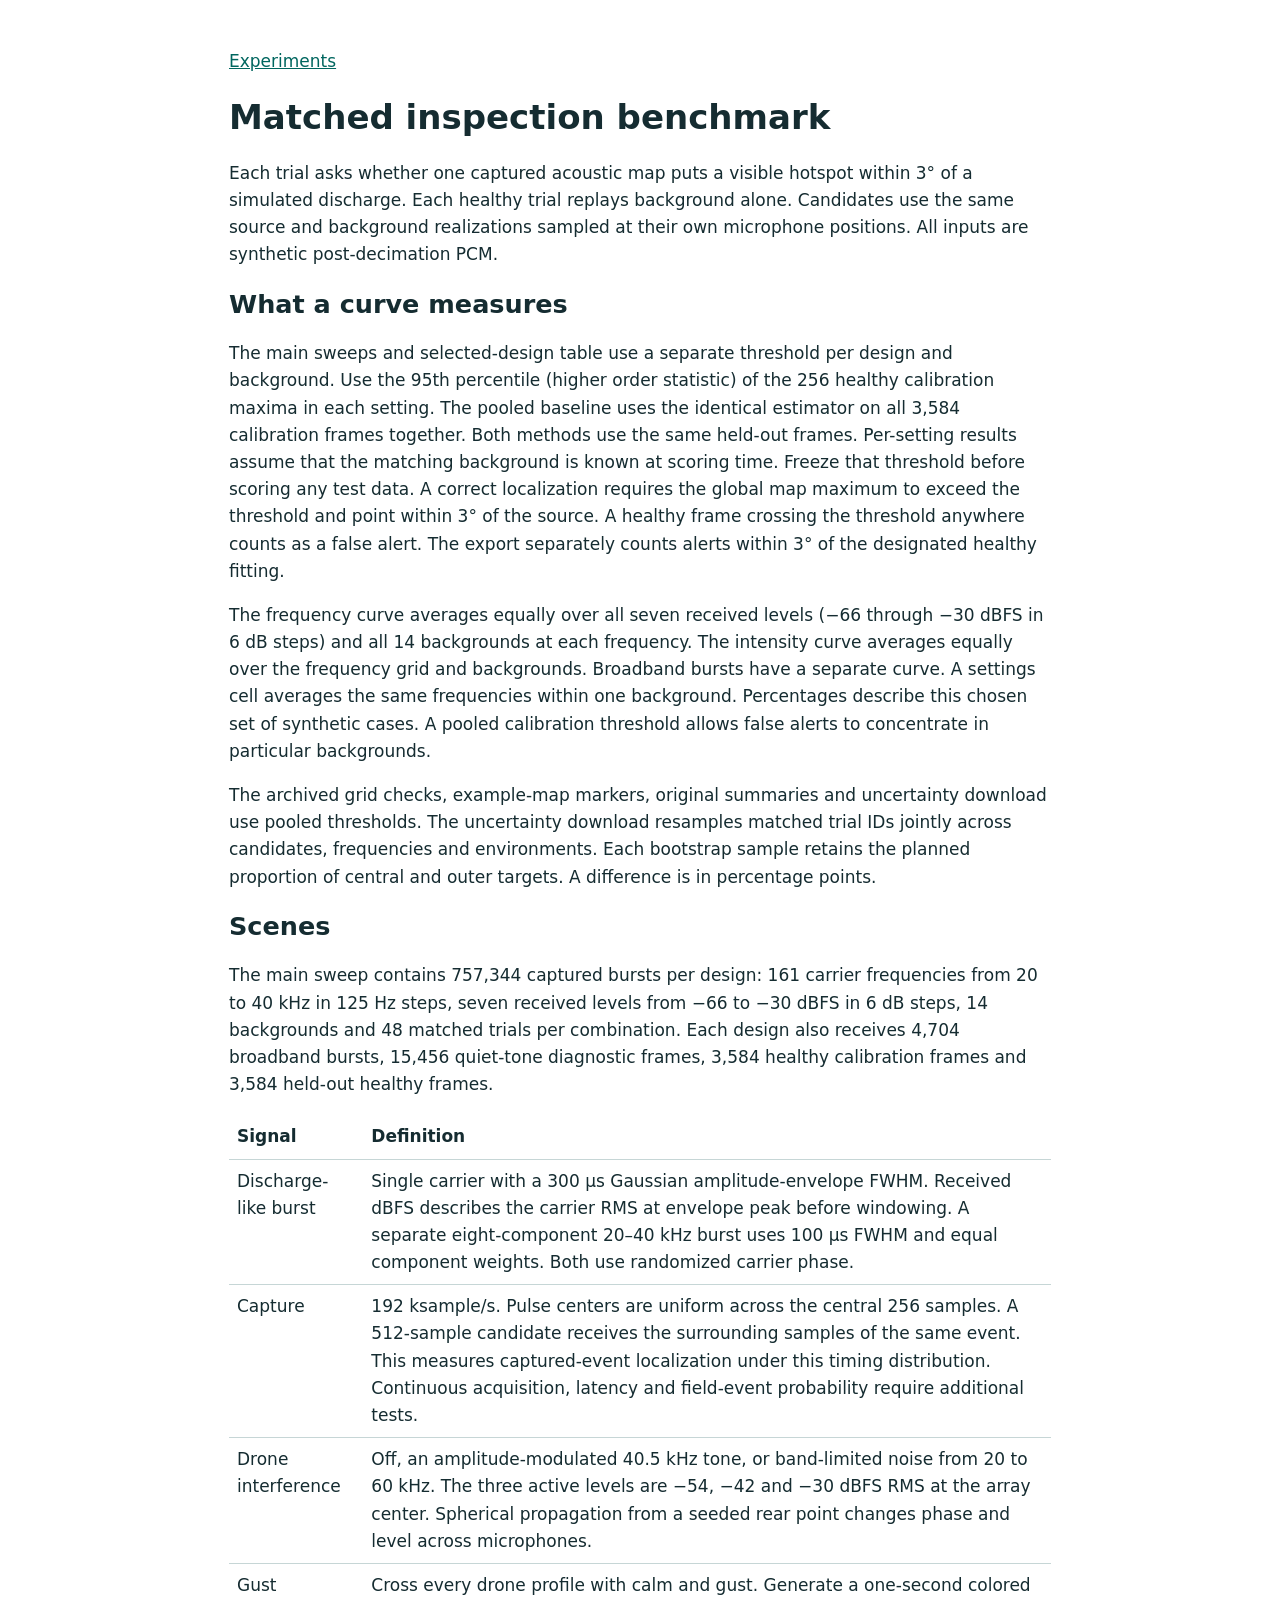
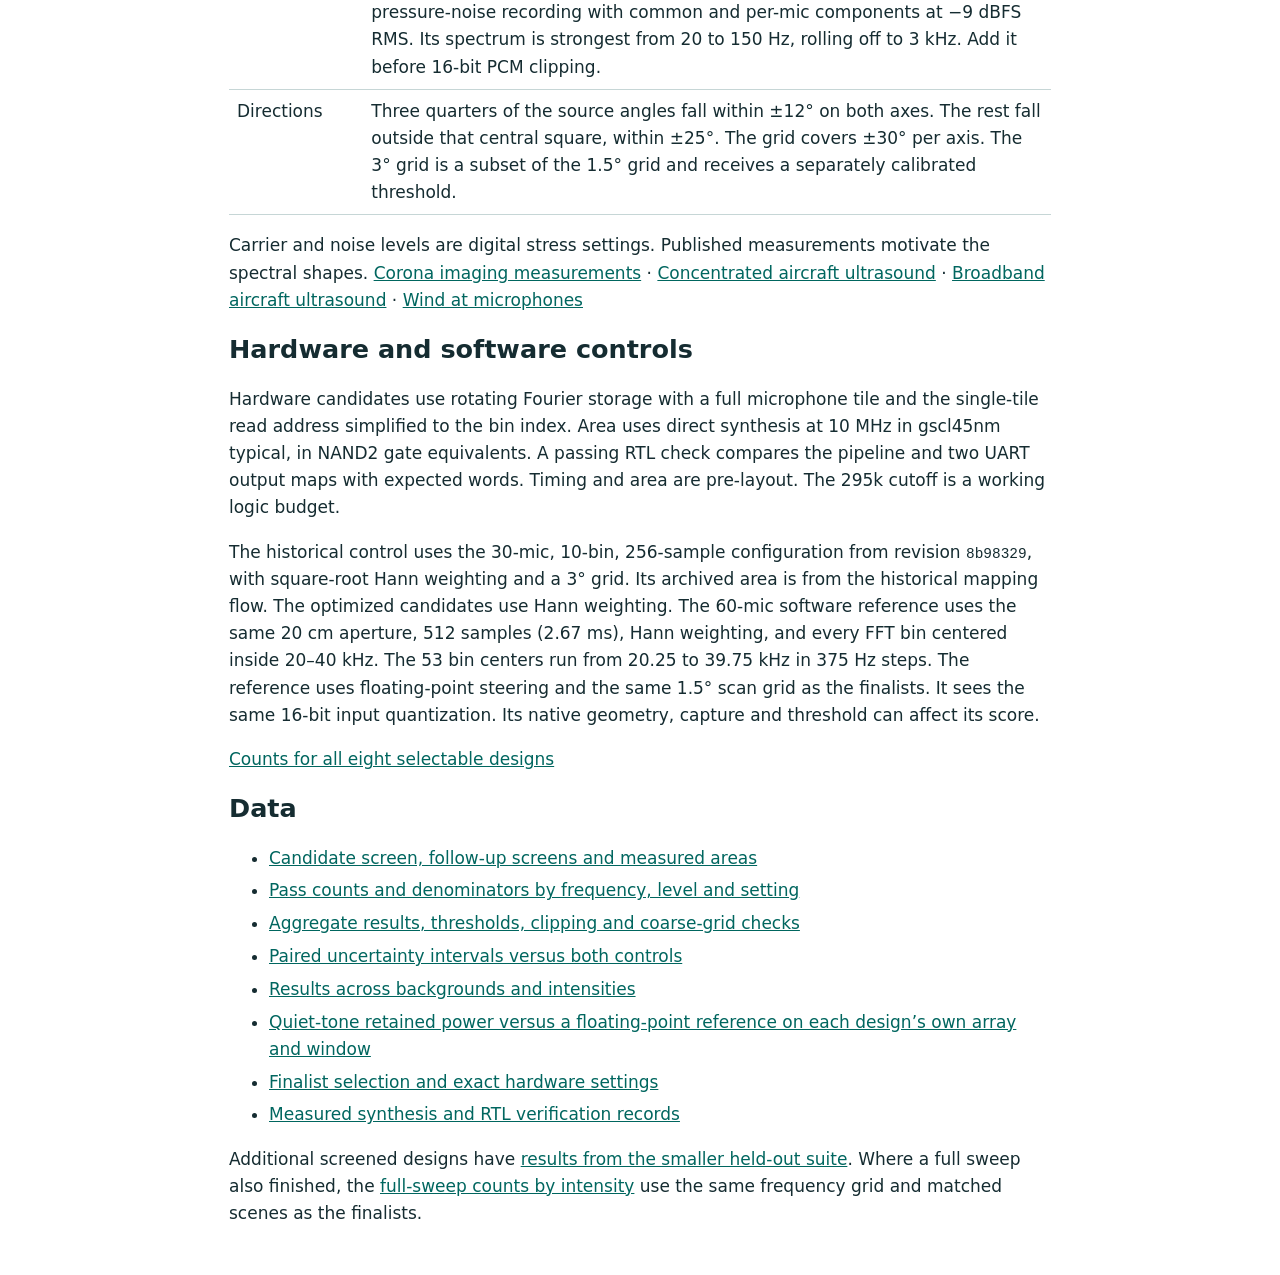
<file: assets/inspection-sweep/study.html>
<!doctype html><html lang="en"><meta charset="utf-8"><meta name="viewport" content="width=device-width,initial-scale=1"><title>Matched inspection benchmark · LMCA</title>
<style>body{max-width:76ch;margin:3rem auto;padding:0 1.25rem;font:17px/1.6 system-ui;color:#152c31}h1,h2{line-height:1.15}a{color:#00665f}table{border-collapse:collapse;width:100%}th,td{text-align:left;vertical-align:top;border-bottom:1px solid #c6d6d6;padding:.5rem}code{font-size:.85em}li{margin:.35rem 0}</style>
<a href="../../index.html?study=benchmark#experiments">Experiments</a>
<h1>Matched inspection benchmark</h1>
<p>Each trial asks whether one captured acoustic map puts a visible hotspot within 3° of a simulated discharge. Each healthy trial replays background alone. Candidates use the same source and background realizations sampled at their own microphone positions. All inputs are synthetic post-decimation PCM.</p>
<h2>What a curve measures</h2>
<p>The main sweeps and selected-design table use a separate threshold per design and background. Use the 95th percentile (higher order statistic) of the 256 healthy calibration maxima in each setting. The pooled baseline uses the identical estimator on all 3,584 calibration frames together. Both methods use the same held-out frames. Per-setting results assume that the matching background is known at scoring time. Freeze that threshold before scoring any test data. A correct localization requires the global map maximum to exceed the threshold and point within 3° of the source. A healthy frame crossing the threshold anywhere counts as a false alert. The export separately counts alerts within 3° of the designated healthy fitting.</p>
<p>The frequency curve averages equally over all seven received levels (−66 through −30 dBFS in 6 dB steps) and all 14 backgrounds at each frequency. The intensity curve averages equally over the frequency grid and backgrounds. Broadband bursts have a separate curve. A settings cell averages the same frequencies within one background. Percentages describe this chosen set of synthetic cases. A pooled calibration threshold allows false alerts to concentrate in particular backgrounds.</p>
<p>The archived grid checks, example-map markers, original summaries and uncertainty download use pooled thresholds. The uncertainty download resamples matched trial IDs jointly across candidates, frequencies and environments. Each bootstrap sample retains the planned proportion of central and outer targets. A difference is in percentage points.</p>
<h2>Scenes</h2>
<p>The main sweep contains 757,344 captured bursts per design: 161 carrier frequencies from 20 to 40 kHz in 125 Hz steps, seven received levels from −66 to −30 dBFS in 6 dB steps, 14 backgrounds and 48 matched trials per combination. Each design also receives 4,704 broadband bursts, 15,456 quiet-tone diagnostic frames, 3,584 healthy calibration frames and 3,584 held-out healthy frames.</p>
<table><tr><th>Signal</th><th>Definition</th></tr>
<tr><td>Discharge-like burst</td><td>Single carrier with a 300 µs Gaussian amplitude-envelope FWHM. Received dBFS describes the carrier RMS at envelope peak before windowing. A separate eight-component 20–40 kHz burst uses 100 µs FWHM and equal component weights. Both use randomized carrier phase.</td></tr>
<tr><td>Capture</td><td>192 ksample/s. Pulse centers are uniform across the central 256 samples. A 512-sample candidate receives the surrounding samples of the same event. This measures captured-event localization under this timing distribution. Continuous acquisition, latency and field-event probability require additional tests.</td></tr>
<tr><td>Drone interference</td><td>Off, an amplitude-modulated 40.5 kHz tone, or band-limited noise from 20 to 60 kHz. The three active levels are −54, −42 and −30 dBFS RMS at the array center. Spherical propagation from a seeded rear point changes phase and level across microphones.</td></tr>
<tr><td>Gust</td><td>Cross every drone profile with calm and gust. Generate a one-second colored pressure-noise recording with common and per-mic components at −9 dBFS RMS. Its spectrum is strongest from 20 to 150 Hz, rolling off to 3 kHz. Add it before 16-bit PCM clipping.</td></tr>
<tr><td>Directions</td><td>Three quarters of the source angles fall within ±12° on both axes. The rest fall outside that central square, within ±25°. The grid covers ±30° per axis. The 3° grid is a subset of the 1.5° grid and receives a separately calibrated threshold.</td></tr></table>
<p>Carrier and noise levels are digital stress settings. Published measurements motivate the spectral shapes. <a href="https://doi.org/10.3390/en16145529">Corona imaging measurements</a> · <a href="https://pmc.ncbi.nlm.nih.gov/articles/PMC8169876/">Concentrated aircraft ultrasound</a> · <a href="https://doi.org/10.1111/2041-210X.12992">Broadband aircraft ultrasound</a> · <a href="https://doi.org/10.3390/s25227057">Wind at microphones</a></p>
<h2>Hardware and software controls</h2>
<p>Hardware candidates use rotating Fourier storage with a full microphone tile and the single-tile read address simplified to the bin index. Area uses direct synthesis at 10 MHz in gscl45nm typical, in NAND2 gate equivalents. A passing RTL check compares the pipeline and two UART output maps with expected words. Timing and area are pre-layout. The 295k cutoff is a working logic budget.</p>
<p>The historical control uses the 30-mic, 10-bin, 256-sample configuration from revision <code>8b98329</code>, with square-root Hann weighting and a 3° grid. Its archived area is from the historical mapping flow. The optimized candidates use Hann weighting. The 60-mic software reference uses the same 20 cm aperture, 512 samples (2.67 ms), Hann weighting, and every FFT bin centered inside 20–40 kHz. The 53 bin centers run from 20.25 to 39.75 kHz in 375 Hz steps. The reference uses floating-point steering and the same 1.5° scan grid as the finalists. It sees the same 16-bit input quantization. Its native geometry, capture and threshold can affect its score.</p>
<p><a href="comparison-counts.csv">Counts for all eight selectable designs</a></p>
<h2>Data</h2>
<ul><li><a href="screening.csv">Candidate screen, follow-up screens and measured areas</a></li><li><a href="curve-counts.zip">Pass counts and denominators by frequency, level and setting</a></li><li><a href="summary.csv">Aggregate results, thresholds, clipping and coarse-grid checks</a></li><li><a href="paired-differences.csv">Paired uncertainty intervals versus both controls</a></li><li><a href="setting-scores.csv">Results across backgrounds and intensities</a></li><li><a href="retention.csv">Quiet-tone retained power versus a floating-point reference on each design’s own array and window</a></li><li><a href="selection.json">Finalist selection and exact hardware settings</a></li><li><a href="gate-evidence.json">Measured synthesis and RTL verification records</a></li></ul>
<p>Additional screened designs have <a href="other-core-checks.csv">results from the smaller held-out suite</a>. Where a full sweep also finished, the <a href="other-dense-checks.csv">full-sweep counts by intensity</a> use the same frequency grid and matched scenes as the finalists.</p>
</html>
</file>
<file: schematic.css>
:root{color-scheme:light;--ink:#162b35;--muted:#536873;--line:#d7e0e3;--accent:#006e72}
*{box-sizing:border-box}body{margin:0;background:#f3f5f4;color:var(--ink);font-family:Segoe UI,Arial,sans-serif}
a{color:var(--accent)}a:focus-visible{outline:3px solid #e39a34;outline-offset:4px}
header{background:white;border-bottom:1px solid var(--line);padding:20px 4vw;display:flex;flex-wrap:wrap;gap:20px 30px;align-items:center}
.brand{font-weight:750;text-decoration:none;letter-spacing:.08em;font-size:14px}
nav{display:flex;flex-wrap:wrap;align-items:center;gap:10px;font-size:15px}nav span[aria-current]{font-weight:650}nav .separator{color:#83959b}
main{max-width:1480px;margin:auto;padding:30px 4vw 36px}.schematic-heading{display:flex;align-items:center;justify-content:space-between;gap:20px}
.scope{font-size:14px;color:var(--muted);margin:0 0 6px}h1{font-size:30px;margin:0;letter-spacing:-.6px}.up{border:1px solid #a9bfc0;border-radius:6px;background:white;padding:10px 16px;text-decoration:none;white-space:nowrap;font-size:15px}
.summary{max-width:1000px;font-size:16px;line-height:1.6;margin:16px 0;color:var(--muted)}
.legend{display:flex;flex-wrap:wrap;gap:20px;font-size:14px;color:var(--muted);margin:18px 0 12px}.legend span{display:flex;align-items:center;gap:8px}.legend i{display:inline-block;width:26px;height:17px;border-radius:3px;background:white}.legend .expandable{border:3px solid var(--accent)}.legend .leaf{border:1px solid #98a7af}
.drawing{border:1px solid var(--line);border-radius:10px;background:white;padding:18px;overflow-x:auto}.drawing svg{display:block;width:100%;min-width:1120px;height:auto}
.caption{font-size:14px;line-height:1.6;color:var(--muted);margin:16px 0}footer{display:flex;justify-content:space-between;gap:16px;flex-wrap:wrap;font-size:13px;color:var(--muted);margin-top:24px}
@media(max-width:700px){header{padding:16px}main{padding:24px 16px}.schematic-heading{align-items:flex-start}h1{font-size:25px}.up{font-size:14px;padding:8px 10px}.drawing{padding:8px}.drawing svg{min-width:1120px}}
@media print{.up,.legend{display:none}main{padding:10px}.drawing{overflow:visible}.drawing svg{min-width:0}footer{font-size:11px}}
</file>
